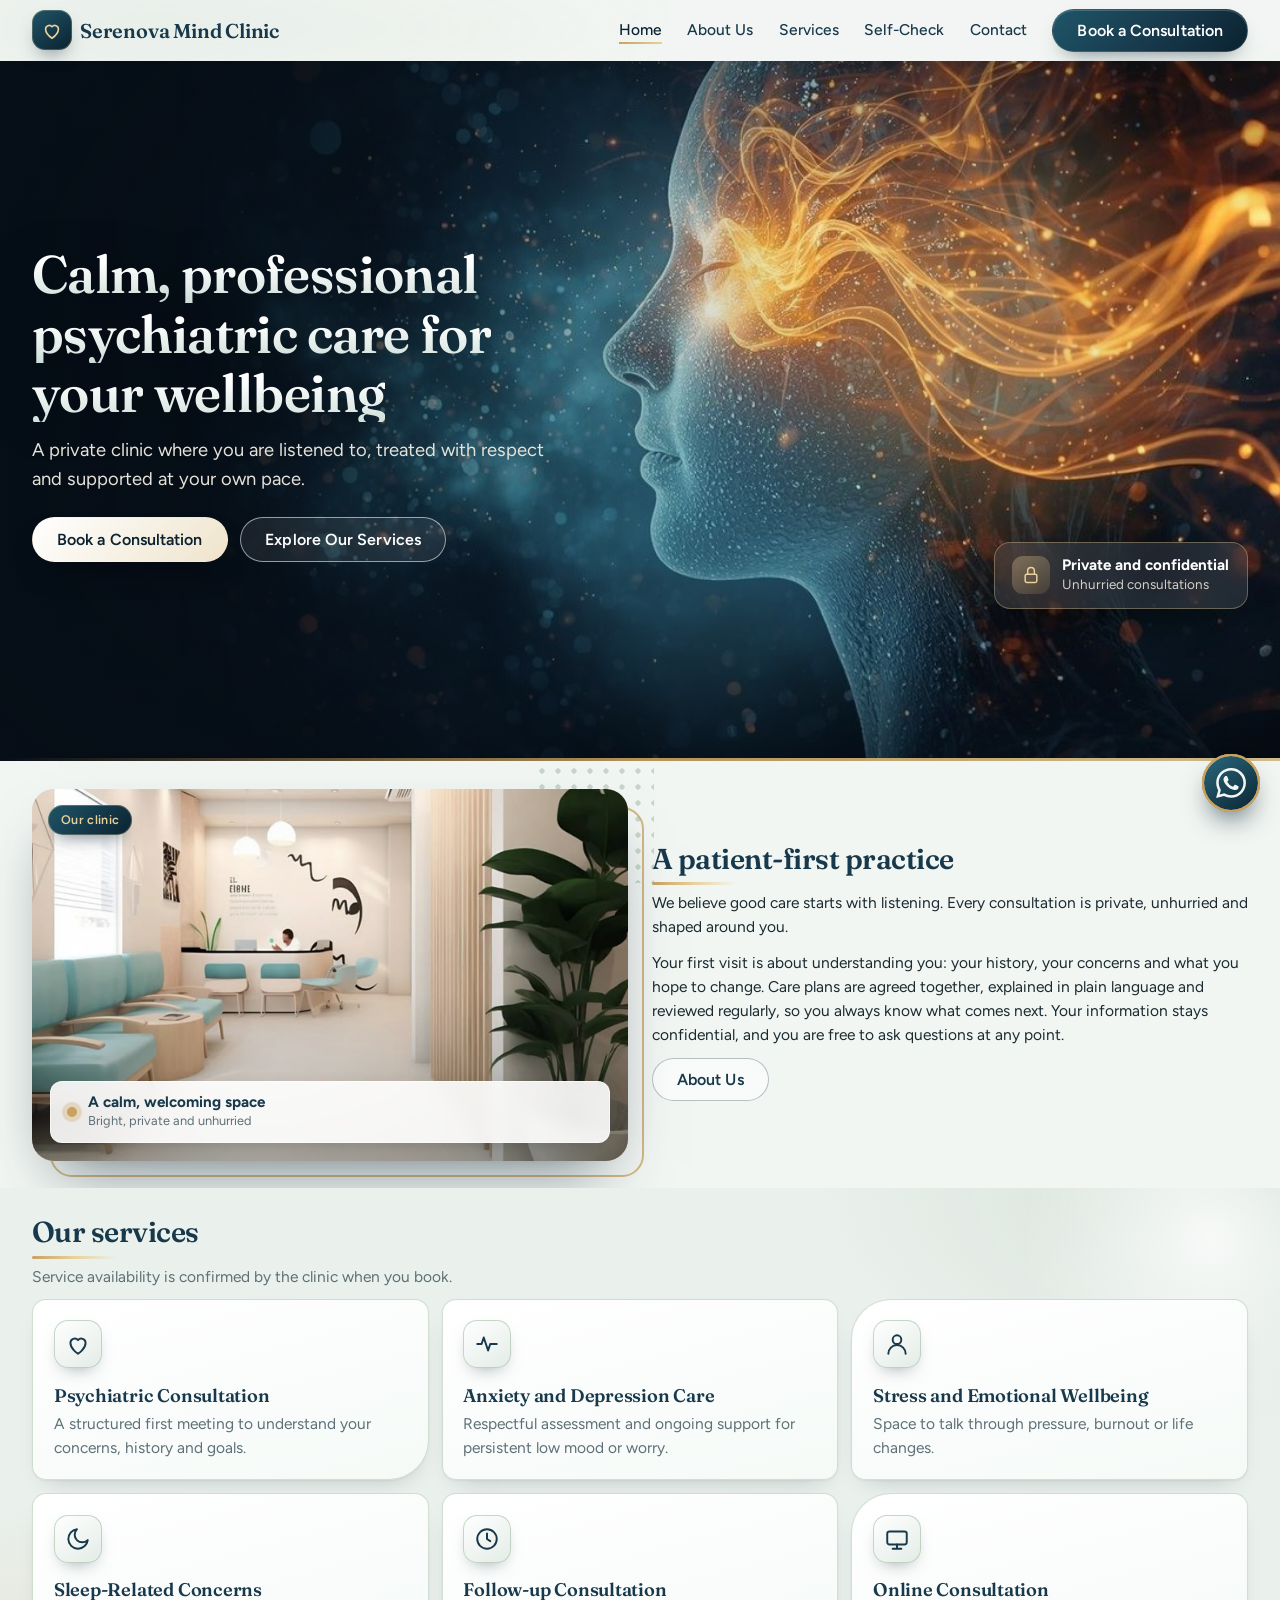
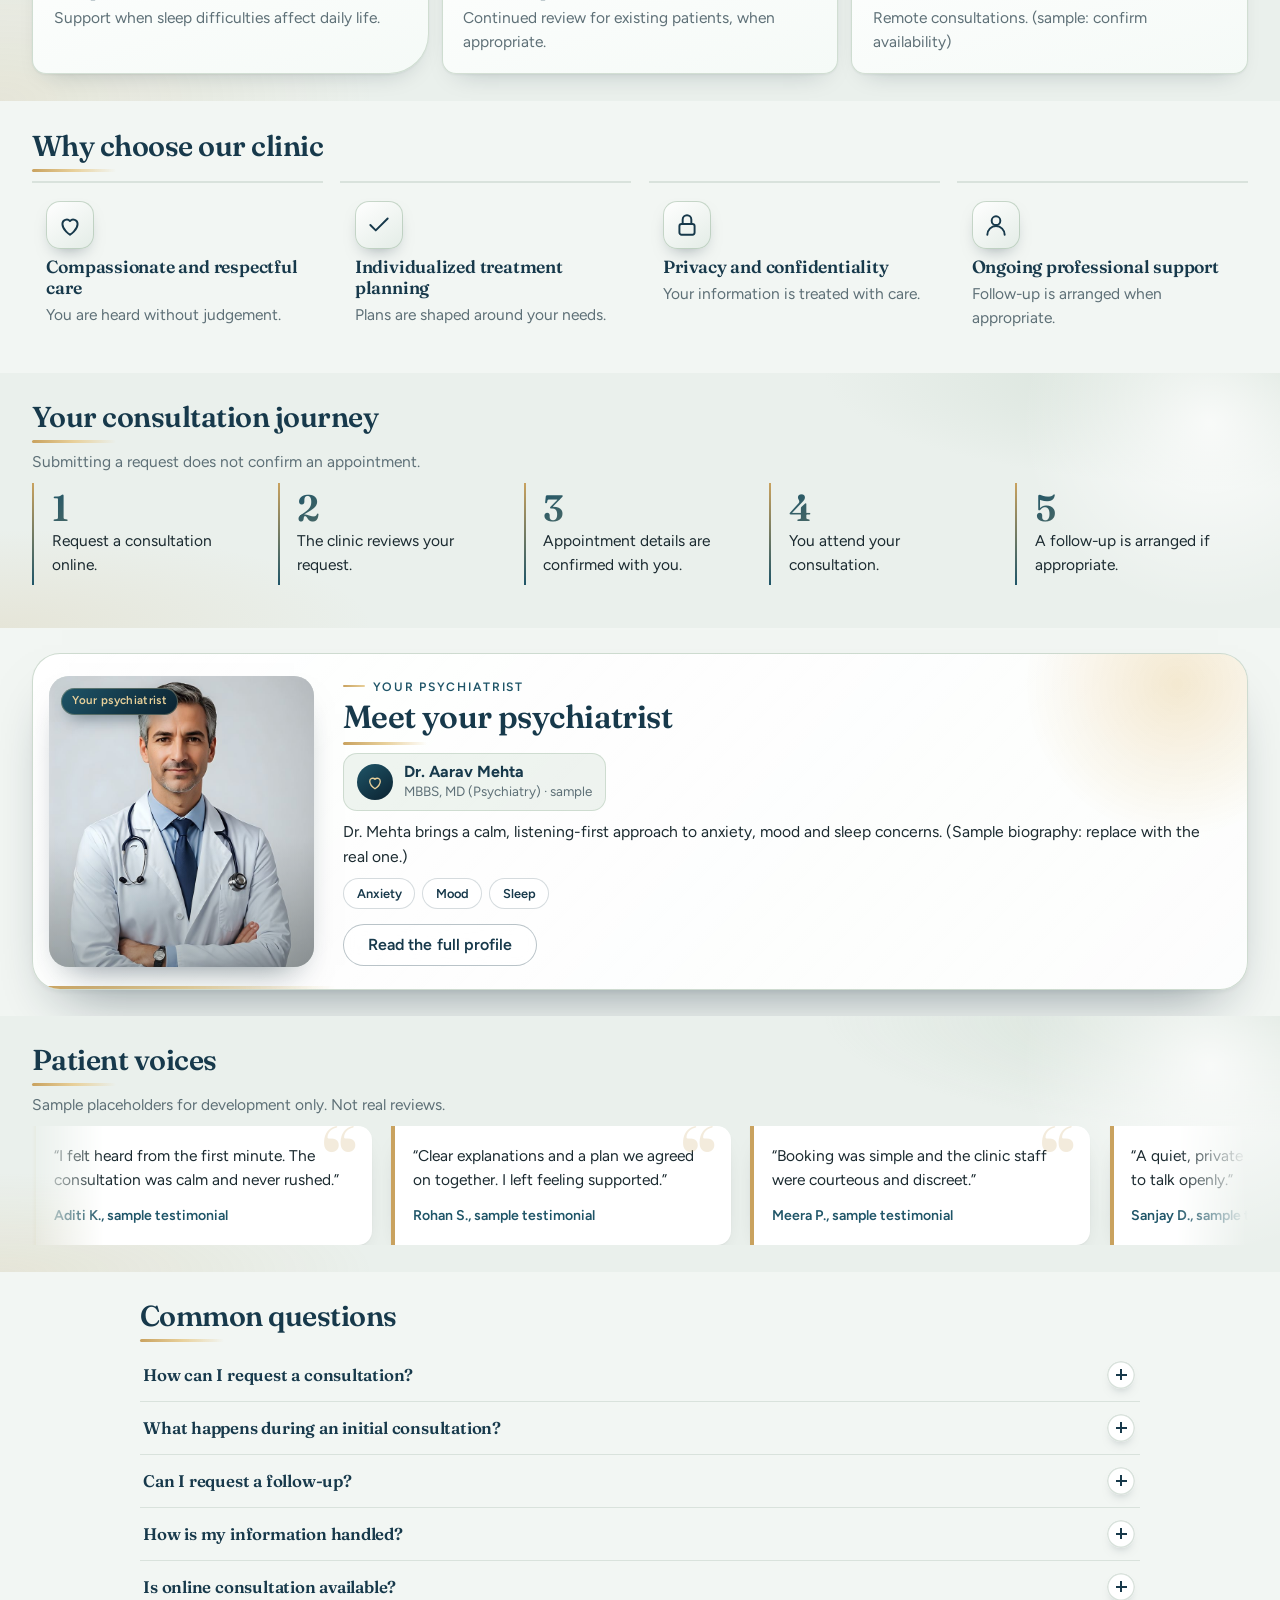
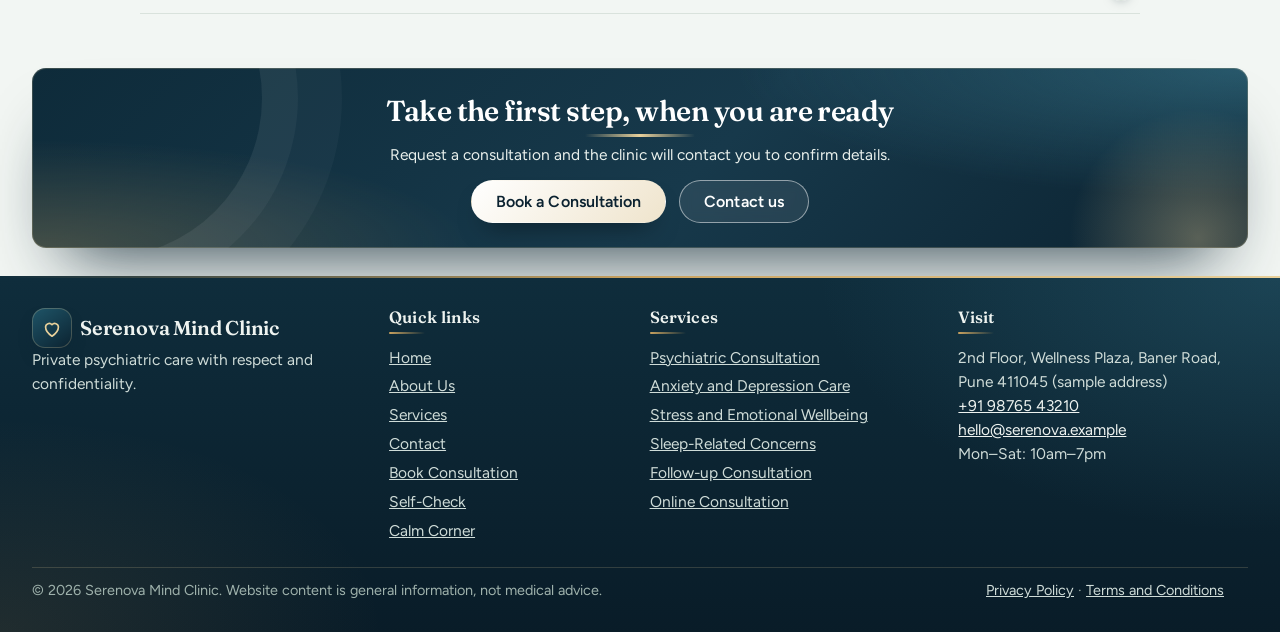
<file: index.html>
<!DOCTYPE html>
<html lang="en">

<head>
    <meta charset="utf-8">
    <meta name="viewport" content="width=device-width,initial-scale=1">
    <title>Home | Serenova Mind Clinic</title>
    <meta name="description" content="Private psychiatric care, with respect and confidentiality. ">
    <link rel="preconnect" href="https://fonts.googleapis.com">
    <link rel="preconnect" href="https://fonts.gstatic.com" crossorigin>
    <link
        href="https://fonts.googleapis.com/css2?family=Fraunces:opsz,wght@9..144,400;9..144,600&family=Figtree:wght@400;500;600&display=swap"
        rel="stylesheet">
    <link rel="stylesheet" href="assets/css/style.css">
    <link rel="stylesheet" href="assets/css/responsive.css">
    <link rel="stylesheet" href="assets/css/animations.css">
    <link rel="stylesheet" href="assets/css/whatsapp.css">
    <link rel="stylesheet" href="assets/css/assessment.css">
    <link rel="stylesheet" href="assets/css/calm.css">
    <link rel="stylesheet" href="assets/css/booking-wa.css">
    <link rel="stylesheet" href="assets/css/modals.css">
    <link rel="stylesheet" href="assets/css/hero-bg.css">
    <link rel="stylesheet" href="assets/css/photos.css">
    <meta name="theme-color" content="#17394B">
    <link rel="stylesheet" href="assets/css/premium.css">
    <link rel="stylesheet" href="assets/css/polish.css">
    <link rel="icon" href="assets/images/favicon.svg" type="image/svg+xml">
    <link rel="icon" href="assets/images/favicon-32.png" type="image/png" sizes="32x32">
    <link rel="icon" href="assets/images/favicon.ico" sizes="any">
    <link rel="apple-touch-icon" href="assets/images/apple-touch-icon.png">
</head>

<body><a class="skip" href="#main">Skip to content</a>
    <header class="hd" id="hd">
        <div class="wrap hd-in"><a class="logo" href="index.html" aria-label="Serenova Mind Clinic home"><svg
                    viewBox="0 0 24 24" class="ic" aria-hidden="true">
                    <path d="M12 21s-7-4.5-7-10a4 4 0 0 1 7-2.6A4 4 0 0 1 19 11c0 5.5-7 10-7 10z" />
                </svg><span>Serenova Mind Clinic</span></a><button class="burger" id="burger" aria-expanded="false"
                aria-controls="nav" aria-label="Open menu"><span></span><span></span></button>
            <nav id="nav" aria-label="Main">
                <ul>
                    <li><a href="index.html" aria-current="page">Home</a></li>
                    <li><a href="about.html">About Us</a></li>
                    <li><a href="services.html">Services</a></li>
                    <li><a href="assessment.html">Self-Check</a></li>
                    <li><a href="contact.html">Contact</a></li>
                </ul><a class="btn" href="book-consultation.html">Book a Consultation</a>
            </nav>
        </div>
    </header>
    <main id="main">
        <section class="hero hero-v" id="hero">
            <div class="hero-bg" aria-hidden="true"><img src="assets/images/hero-bg.jpg" alt="" fetchpriority="high"></div>
            <div class="wrap hero-in">
                <div class="hero-tx">
                    <h1>Calm, professional psychiatric care for your wellbeing</h1>
                    <p class="lead">A private clinic where you are listened to, treated with respect and supported at
                        your own pace.</p>
                    <div class="row"><a class="btn" href="book-consultation.html">Book a Consultation</a><a
                            class="btn ghost" href="services.html">Explore Our Services</a></div>
                </div>
                <div class="hero-chip"><svg class="ic" viewBox="0 0 24 24" aria-hidden="true">
                        <rect x="5" y="11" width="14" height="10" rx="2" />
                        <path d="M8 11V7a4 4 0 0 1 8 0v4" />
                    </svg><div><b>Private and confidential</b><span>Unhurried consultations</span></div></div>
            </div>
        </section>
        <section class="sec">
            <div class="wrap split">
                <figure class="photo land"><span class="chip">Our clinic</span><div class="frame"><img src="assets/images/clinic-reception.jpg" alt="Bright, calm clinic reception and waiting area" loading="lazy"></div><figcaption><i></i><div><b>A calm, welcoming space</b><span>Bright, private and unhurried</span></div></figcaption></figure>
                <div>
                    <h2>A patient-first practice</h2>
                    <p>We believe good care starts with listening. Every consultation is private, unhurried and shaped
                        around you. </p>
                    <p>Your first visit is about understanding you: your history, your concerns and what you hope
                        to change. Care plans are agreed together, explained in plain language and reviewed
                        regularly, so you always know what comes next. Your information stays confidential, and you
                        are free to ask questions at any point.</p><a class="btn ghost" href="about.html">About Us</a>
                </div>
            </div>
        </section>
        <section class="sec alt">
            <div class="wrap">
                <h2>Our services</h2>
                <p class="sub">Service availability is confirmed by the clinic when you book.</p>
                <div class="svg"><a class="sv sv0" href="services.html#s0"><svg class="ic" viewBox="0 0 24 24"
                            aria-hidden="true">
                            <path d="M12 21s-7-4.5-7-10a4 4 0 0 1 7-2.6A4 4 0 0 1 19 11c0 5.5-7 10-7 10z" />
                        </svg>
                        <h3>Psychiatric Consultation</h3>
                        <p>A structured first meeting to understand your concerns, history and goals.</p>
                    </a><a class="sv sv1" href="services.html#s1"><svg class="ic" viewBox="0 0 24 24"
                            aria-hidden="true">
                            <path d="M3 12h4l2-6 4 12 2-6h6" />
                        </svg>
                        <h3>Anxiety and Depression Care</h3>
                        <p>Respectful assessment and ongoing support for persistent low mood or worry.</p>
                    </a><a class="sv sv2" href="services.html#s2"><svg class="ic" viewBox="0 0 24 24"
                            aria-hidden="true">
                            <circle cx="12" cy="8" r="4" />
                            <path d="M4 21a8 8 0 0 1 16 0" />
                        </svg>
                        <h3>Stress and Emotional Wellbeing</h3>
                        <p>Space to talk through pressure, burnout or life changes.</p>
                    </a><a class="sv sv0" href="services.html#s3"><svg class="ic" viewBox="0 0 24 24"
                            aria-hidden="true">
                            <path d="M21 13A9 9 0 1 1 11 3a7 7 0 0 0 10 10z" />
                        </svg>
                        <h3>Sleep-Related Concerns</h3>
                        <p>Support when sleep difficulties affect daily life.</p>
                    </a><a class="sv sv1" href="services.html#s4"><svg class="ic" viewBox="0 0 24 24"
                            aria-hidden="true">
                            <circle cx="12" cy="12" r="9" />
                            <path d="M12 7v5l3 2" />
                        </svg>
                        <h3>Follow-up Consultation</h3>
                        <p>Continued review for existing patients, when appropriate.</p>
                    </a><a class="sv sv2" href="services.html#s5"><svg class="ic" viewBox="0 0 24 24"
                            aria-hidden="true">
                            <rect x="3" y="5" width="18" height="12" rx="2" />
                            <path d="M8 21h8M12 17v4" />
                        </svg>
                        <h3>Online Consultation</h3>
                        <p>Remote consultations. (sample: confirm availability)</p>
                    </a></div>
            </div>
        </section>
        <section class="sec">
            <div class="wrap">
                <h2>Why choose our clinic</h2>
                <div class="why">
                    <div><svg class="ic" viewBox="0 0 24 24" aria-hidden="true">
                            <path d="M12 21s-7-4.5-7-10a4 4 0 0 1 7-2.6A4 4 0 0 1 19 11c0 5.5-7 10-7 10z" />
                        </svg>
                        <h3>Compassionate and respectful care</h3>
                        <p>You are heard without judgement.</p>
                    </div>
                    <div><svg class="ic" viewBox="0 0 24 24" aria-hidden="true">
                            <path d="M20 6 9 17l-5-5" />
                        </svg>
                        <h3>Individualized treatment planning</h3>
                        <p>Plans are shaped around your needs.</p>
                    </div>
                    <div><svg class="ic" viewBox="0 0 24 24" aria-hidden="true">
                            <rect x="5" y="11" width="14" height="10" rx="2" />
                            <path d="M8 11V7a4 4 0 0 1 8 0v4" />
                        </svg>
                        <h3>Privacy and confidentiality</h3>
                        <p>Your information is treated with care.</p>
                    </div>
                    <div><svg class="ic" viewBox="0 0 24 24" aria-hidden="true">
                            <circle cx="12" cy="8" r="4" />
                            <path d="M4 21a8 8 0 0 1 16 0" />
                        </svg>
                        <h3>Ongoing professional support</h3>
                        <p>Follow-up is arranged when appropriate.</p>
                    </div>
                </div>
            </div>
        </section>
        <section class="sec alt">
            <div class="wrap">
                <h2>Your consultation journey</h2>
                <p class="sub">Submitting a request does not confirm an appointment.</p>
                <ol class="steps">
                    <li>Request a consultation online.</li>
                    <li>The clinic reviews your request.</li>
                    <li>Appointment details are confirmed with you.</li>
                    <li>You attend your consultation.</li>
                    <li>A follow-up is arranged if appropriate.</li>
                </ol>
            </div>
        </section>
        <section class="sec doc-sec">
            <div class="wrap">
                <div class="doc-card">
                    <figure class="photo port"><span class="chip">Your psychiatrist</span><div class="frame"><img src="assets/images/doctor-portrait.jpg" alt="Portrait of Dr. Aarav Mehta, consultant psychiatrist" loading="lazy"></div></figure>
                    <div class="doc-tx">
                        <span class="doc-kicker">Your psychiatrist</span>
                        <h2>Meet your psychiatrist</h2>
                        <p class="doc-who"><i><svg viewBox="0 0 24 24" aria-hidden="true"><path d="M12 21s-7-4.5-7-10a4 4 0 0 1 7-2.6A4 4 0 0 1 19 11c0 5.5-7 10-7 10z"/></svg></i><span><b>Dr. Aarav Mehta</b><span>MBBS, MD (Psychiatry) · sample</span></span></p>
                        <p>Dr. Mehta brings a calm, listening-first approach to anxiety, mood and sleep concerns. (Sample biography: replace with the real one.)</p>
                        <ul class="doc-tags"><li>Anxiety</li><li>Mood</li><li>Sleep</li></ul>
                        <a class="btn ghost" href="about.html#doctor">Read the full profile</a>
                    </div>
                </div>
            </div>
        </section>
        <section class="sec alt">
            <div class="wrap">
                <h2>Patient voices</h2>
                <p class="sub">Sample placeholders for development only. Not real reviews.</p>
                <div class="mq">
                    <div class="mt">
                        <blockquote>
                            <p>“I felt heard from the first minute. The consultation was calm and never rushed.”</p>
                            <cite>Aditi K., sample testimonial</cite>
                        </blockquote>
                        <blockquote>
                            <p>“Clear explanations and a plan we agreed on together. I left feeling supported.”</p>
                            <cite>Rohan S., sample testimonial</cite>
                        </blockquote>
                        <blockquote>
                            <p>“Booking was simple and the clinic staff were courteous and discreet.”</p><cite>Meera P.,
                                sample testimonial</cite>
                        </blockquote>
                        <blockquote>
                            <p>“A quiet, private setting that made it easier to talk openly.”</p><cite>Sanjay D., sample
                                testimonial</cite>
                        </blockquote>
                        <blockquote>
                            <p>“My follow-up visits were thoughtful and well organised.”</p><cite>Neha R., sample
                                testimonial</cite>
                        </blockquote>
                        <blockquote>
                            <p>“Respectful, patient and professional throughout.”</p><cite>Vikram T., sample
                                testimonial</cite>
                        </blockquote>
                        <blockquote aria-hidden="true">
                            <p>“I felt heard from the first minute. The consultation was calm and never rushed.”</p>
                            <cite>Aditi K., sample testimonial</cite>
                        </blockquote>
                        <blockquote aria-hidden="true">
                            <p>“Clear explanations and a plan we agreed on together. I left feeling supported.”</p>
                            <cite>Rohan S., sample testimonial</cite>
                        </blockquote>
                        <blockquote aria-hidden="true">
                            <p>“Booking was simple and the clinic staff were courteous and discreet.”</p><cite>Meera P.,
                                sample testimonial</cite>
                        </blockquote>
                        <blockquote aria-hidden="true">
                            <p>“A quiet, private setting that made it easier to talk openly.”</p><cite>Sanjay D., sample
                                testimonial</cite>
                        </blockquote>
                        <blockquote aria-hidden="true">
                            <p>“My follow-up visits were thoughtful and well organised.”</p><cite>Neha R., sample
                                testimonial</cite>
                        </blockquote>
                        <blockquote aria-hidden="true">
                            <p>“Respectful, patient and professional throughout.”</p><cite>Vikram T., sample
                                testimonial</cite>
                        </blockquote>
                    </div>
                </div>
            </div>
        </section>
        <section class="sec">
            <div class="wrap narrow">
                <h2>Common questions</h2>
                <div class="faq">
                    <div class="fq">
                        <h3><button aria-expanded="false" aria-controls="a0" id="q0">How can I request a
                                consultation?</button></h3>
                        <div id="a0" role="region" aria-labelledby="q0" hidden>
                            <p>Use the Book a Consultation form. The clinic reviews your request and contacts you to
                                confirm.</p>
                        </div>
                    </div>
                    <div class="fq">
                        <h3><button aria-expanded="false" aria-controls="a1" id="q1">What happens during an initial
                                consultation?</button></h3>
                        <div id="a1" role="region" aria-labelledby="q1" hidden>
                            <p>Your psychiatrist listens to your concerns and history, then discusses possible next
                                steps with you.</p>
                        </div>
                    </div>
                    <div class="fq">
                        <h3><button aria-expanded="false" aria-controls="a2" id="q2">Can I request a follow-up?</button>
                        </h3>
                        <div id="a2" role="region" aria-labelledby="q2" hidden>
                            <p>Yes. Existing patients can request a follow-up through the booking form or by contacting
                                the clinic.</p>
                        </div>
                    </div>
                    <div class="fq">
                        <h3><button aria-expanded="false" aria-controls="a3" id="q3">How is my information
                                handled?</button></h3>
                        <div id="a3" role="region" aria-labelledby="q3" hidden>
                            <p>Please read our draft Privacy Policy. Avoid sharing sensitive medical details in forms.
                            </p>
                        </div>
                    </div>
                    <div class="fq">
                        <h3><button aria-expanded="false" aria-controls="a4" id="q4">Is online consultation
                                available?</button></h3>
                        <div id="a4" role="region" aria-labelledby="q4" hidden>
                            <p>(sample) Availability depends on the clinic and is confirmed when booking.</p>
                        </div>
                    </div>
                </div>
            </div>
        </section>
        <section class="sec">
            <div class="wrap cta">
                <h2>Take the first step, when you are ready</h2>
                <p>Request a consultation and the clinic will contact you to confirm details.</p>
                <div class="row"><a class="btn" href="book-consultation.html">Book a Consultation</a><a
                        class="btn ghost" href="contact.html">Contact us</a></div>
            </div>
        </section>
    </main>
    <footer class="ft">
        <div class="wrap ft-in">
            <div><a class="logo" href="index.html"><svg class="ic" viewBox="0 0 24 24" aria-hidden="true">
                        <path d="M12 21s-7-4.5-7-10a4 4 0 0 1 7-2.6A4 4 0 0 1 19 11c0 5.5-7 10-7 10z" />
                    </svg><span>Serenova Mind Clinic</span></a>
                <p>Private psychiatric care with respect and confidentiality. </p>
            </div>
            <div>
                <h3>Quick links</h3>
                <ul>
                    <li><a href="index.html">Home</a></li>
                    <li><a href="about.html">About Us</a></li>
                    <li><a href="services.html">Services</a></li>
                    <li><a href="contact.html">Contact</a></li>
                    <li><a href="book-consultation.html">Book Consultation</a></li>
                    <li><a href="assessment.html">Self-Check</a></li>
                    <li><a href="calm.html">Calm Corner</a></li>
                </ul>
            </div>
            <div>
                <h3>Services</h3>
                <ul>
                    <li><a href="services.html#s0">Psychiatric Consultation</a></li>
                    <li><a href="services.html#s1">Anxiety and Depression Care</a></li>
                    <li><a href="services.html#s2">Stress and Emotional Wellbeing</a></li>
                    <li><a href="services.html#s3">Sleep-Related Concerns</a></li>
                    <li><a href="services.html#s4">Follow-up Consultation</a></li>
                    <li><a href="services.html#s5">Online Consultation</a></li>
                </ul>
            </div>
            <div>
                <h3>Visit</h3>
                <p>2nd Floor, Wellness Plaza, Baner Road, Pune 411045 (sample address)<br><a
                        href="tel:+919876543210">+91 98765 43210</a><br><a
                        href="mailto:hello@serenova.example">hello@serenova.example</a><br>Mon–Sat: 10am–7pm</p>
            </div>
        </div>
        <div class="wrap ft-b">
            <p>© <span id="yr">2026</span> Serenova Mind Clinic. Website content is general information, not medical
                advice.</p>
            <p><a href="privacy.html">Privacy Policy</a> · <a href="terms.html">Terms and Conditions</a></p>
        </div>
    </footer>
    <script src="assets/js/api.js"></script>
    <script src="assets/js/navigation.js"></script>
    <script src="assets/js/booking-wa.js"></script>
    <script src="assets/js/forms.js"></script>
    <script src="assets/js/main.js"></script>
<script src="assets/js/whatsapp.js"></script>
        <script src="assets/js/calm.js"></script>
    <script src="assets/js/modals.js"></script>
    <script src="assets/js/premium.js"></script>
</body>

</html>
</file>
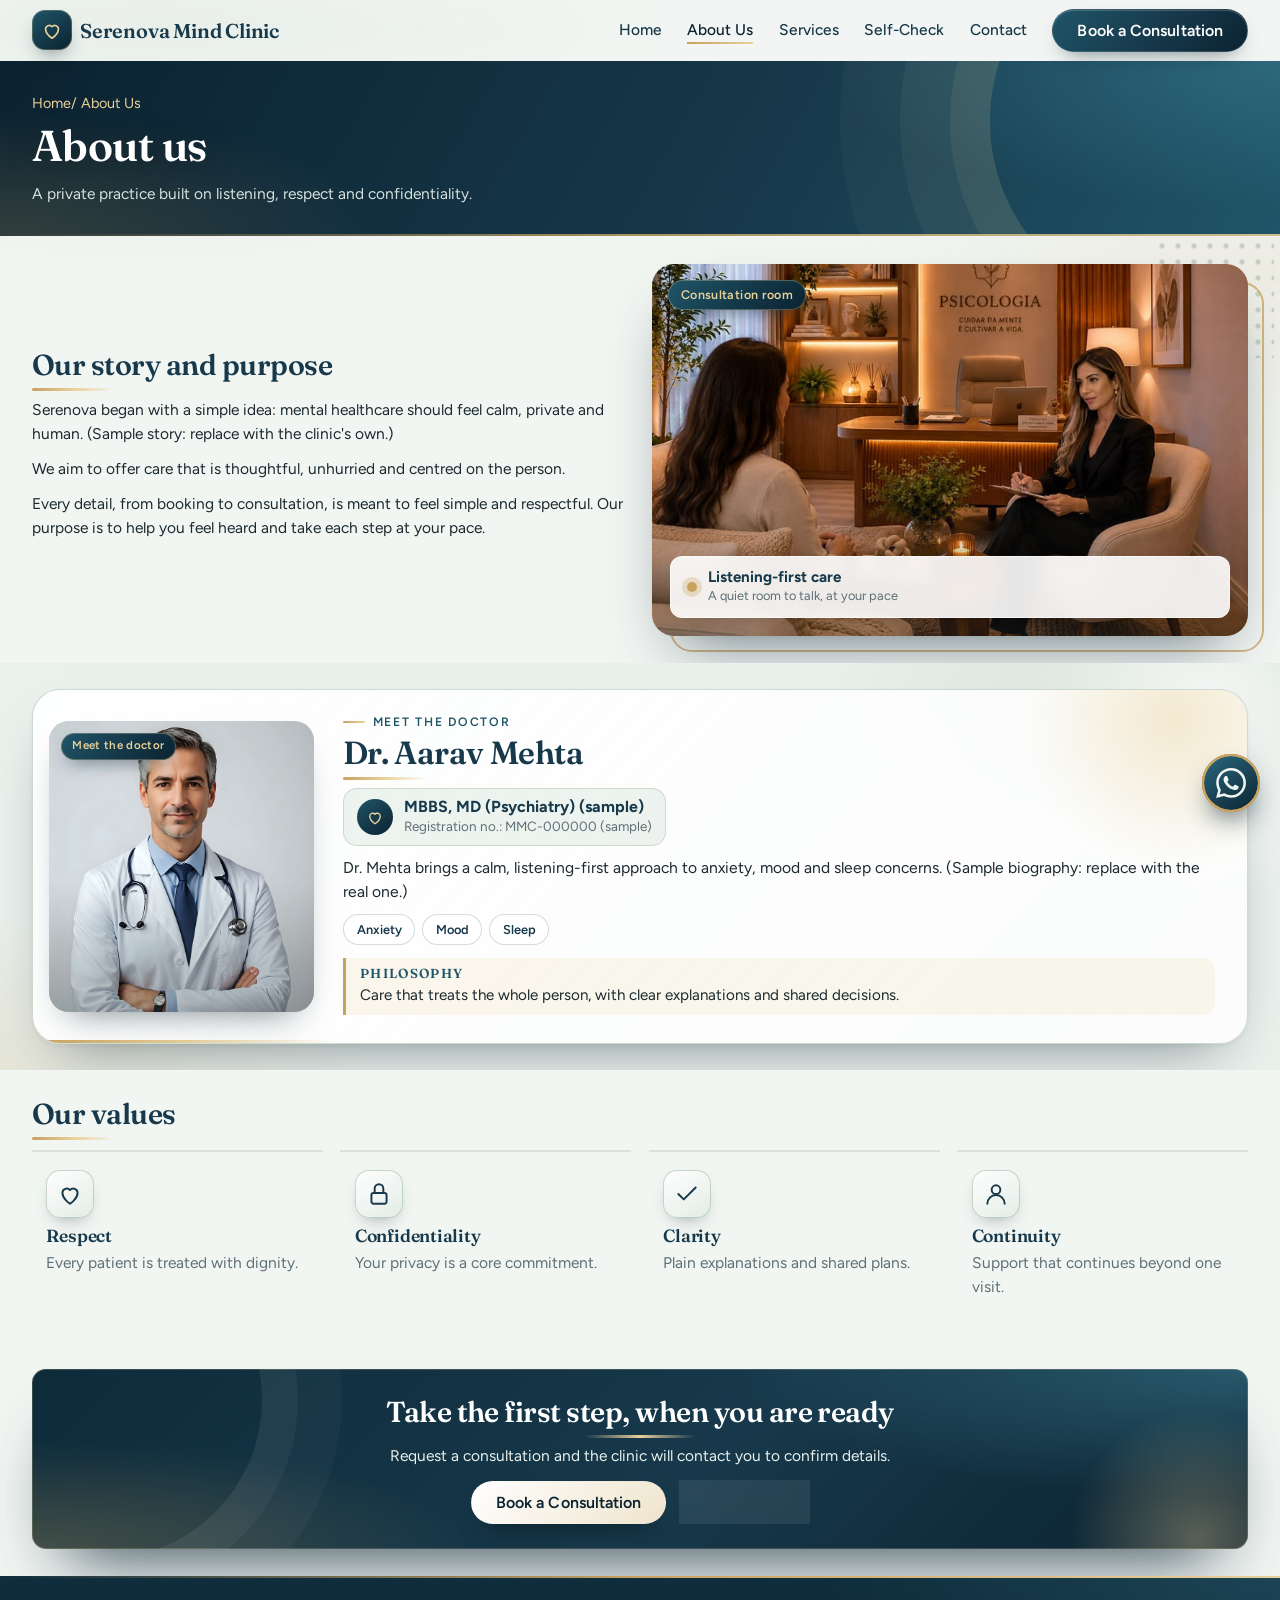
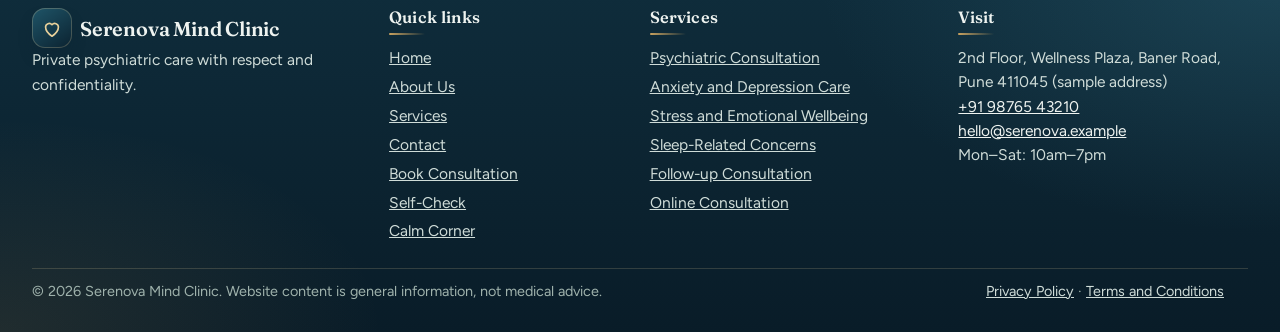
<file: about.html>
<!DOCTYPE html>
<html lang="en">

<head>
    <meta charset="utf-8">
    <meta name="viewport" content="width=device-width,initial-scale=1">
    <title>About Us | Serenova Mind Clinic</title>
    <meta name="description" content="Private psychiatric care, with respect and confidentiality. ">
    <link rel="preconnect" href="https://fonts.googleapis.com">
    <link rel="preconnect" href="https://fonts.gstatic.com" crossorigin>
    <link
        href="https://fonts.googleapis.com/css2?family=Fraunces:opsz,wght@9..144,400;9..144,600&family=Figtree:wght@400;500;600&display=swap"
        rel="stylesheet">
    <link rel="stylesheet" href="assets/css/style.css">
    <link rel="stylesheet" href="assets/css/responsive.css">
    <link rel="stylesheet" href="assets/css/animations.css">
    <link rel="stylesheet" href="assets/css/whatsapp.css">
    <link rel="stylesheet" href="assets/css/assessment.css">
    <link rel="stylesheet" href="assets/css/calm.css">
    <link rel="stylesheet" href="assets/css/booking-wa.css">
    <link rel="stylesheet" href="assets/css/modals.css">
    <link rel="stylesheet" href="assets/css/photos.css">
    <meta name="theme-color" content="#17394B">
    <link rel="stylesheet" href="assets/css/premium.css">
    <link rel="stylesheet" href="assets/css/polish.css">
    <link rel="icon" href="assets/images/favicon.svg" type="image/svg+xml">
    <link rel="icon" href="assets/images/favicon-32.png" type="image/png" sizes="32x32">
    <link rel="icon" href="assets/images/favicon.ico" sizes="any">
    <link rel="apple-touch-icon" href="assets/images/apple-touch-icon.png">
</head>

<body><a class="skip" href="#main">Skip to content</a>
    <header class="hd" id="hd">
        <div class="wrap hd-in"><a class="logo" href="index.html" aria-label="Serenova Mind Clinic home"><svg
                    viewBox="0 0 24 24" class="ic" aria-hidden="true">
                    <path d="M12 21s-7-4.5-7-10a4 4 0 0 1 7-2.6A4 4 0 0 1 19 11c0 5.5-7 10-7 10z" />
                </svg><span>Serenova Mind Clinic</span></a><button class="burger" id="burger" aria-expanded="false"
                aria-controls="nav" aria-label="Open menu"><span></span><span></span></button>
            <nav id="nav" aria-label="Main">
                <ul>
                    <li><a href="index.html">Home</a></li>
                    <li><a href="about.html" aria-current="page">About Us</a></li>
                    <li><a href="services.html">Services</a></li>
                    <li><a href="assessment.html">Self-Check</a></li>
                    <li><a href="contact.html">Contact</a></li>
                </ul><a class="btn" href="book-consultation.html">Book a Consultation</a>
            </nav>
        </div>
    </header>
    <main id="main">
        <section class="phero">
            <div class="wrap">
                <nav class="crumb" aria-label="Breadcrumb"><a href="index.html">Home</a> / About Us</nav>
                <h1>About us</h1>
                <p>A private practice built on listening, respect and confidentiality.</p>
            </div>
        </section>
        <section class="sec">
            <div class="wrap split">
                <div>
                    <h2>Our story and purpose</h2>
                    <p>Serenova began with a simple idea: mental healthcare should feel calm, private and human. (Sample
                        story: replace with the clinic's own.)</p>
                    <p>We aim to offer care that is thoughtful, unhurried and centred on the person.</p>
                    <p>Every detail, from booking to consultation, is meant to feel simple and respectful. Our
                        purpose is to help you feel heard and take each step at your pace.</p>
                </div>
                <figure class="photo land"><span class="chip">Consultation room</span><div class="frame"><img src="assets/images/consultation-room.jpg" alt="Calm consultation room with soft lighting and comfortable seating" loading="lazy"></div><figcaption><i></i><div><b>Listening-first care</b><span>A quiet room to talk, at your pace</span></div></figcaption></figure>
            </div>
        </section>
        <section class="sec alt doc-sec" id="doctor">
            <div class="wrap">
                <div class="doc-card">
                    <figure class="photo port"><span class="chip">Meet the doctor</span><div class="frame"><img src="assets/images/doctor-portrait.jpg" alt="Portrait of Dr. Aarav Mehta, consultant psychiatrist" loading="lazy"></div></figure>
                    <div class="doc-tx">
                        <span class="doc-kicker">Meet the doctor</span>
                        <h2>Dr. Aarav Mehta</h2>
                        <p class="doc-who"><i><svg viewBox="0 0 24 24" aria-hidden="true"><path d="M12 21s-7-4.5-7-10a4 4 0 0 1 7-2.6A4 4 0 0 1 19 11c0 5.5-7 10-7 10z"/></svg></i><span><b>MBBS, MD (Psychiatry) (sample)</b><span>Registration no.: MMC-000000 (sample)</span></span></p>
                        <p>Dr. Mehta brings a calm, listening-first approach to anxiety, mood and sleep concerns. (Sample biography: replace with the real one.)</p>
                        <ul class="doc-tags"><li>Anxiety</li><li>Mood</li><li>Sleep</li></ul>
                        <div class="doc-q"><h3>Philosophy</h3><p>Care that treats the whole person, with clear explanations and shared decisions.</p></div>
                    </div>
                </div>
            </div>
        </section>
        <section class="sec">
            <div class="wrap">
                <h2>Our values</h2>
                <div class="why">
                    <div><svg class="ic" viewBox="0 0 24 24" aria-hidden="true">
                            <path d="M12 21s-7-4.5-7-10a4 4 0 0 1 7-2.6A4 4 0 0 1 19 11c0 5.5-7 10-7 10z" />
                        </svg>
                        <h3>Respect</h3>
                        <p>Every patient is treated with dignity.</p>
                    </div>
                    <div><svg class="ic" viewBox="0 0 24 24" aria-hidden="true">
                            <rect x="5" y="11" width="14" height="10" rx="2" />
                            <path d="M8 11V7a4 4 0 0 1 8 0v4" />
                        </svg>
                        <h3>Confidentiality</h3>
                        <p>Your privacy is a core commitment.</p>
                    </div>
                    <div><svg class="ic" viewBox="0 0 24 24" aria-hidden="true">
                            <path d="M20 6 9 17l-5-5" />
                        </svg>
                        <h3>Clarity</h3>
                        <p>Plain explanations and shared plans.</p>
                    </div>
                    <div><svg class="ic" viewBox="0 0 24 24" aria-hidden="true">
                            <circle cx="12" cy="8" r="4" />
                            <path d="M4 21a8 8 0 0 1 16 0" />
                        </svg>
                        <h3>Continuity</h3>
                        <p>Support that continues beyond one visit.</p>
                    </div>
                </div>
            </div>
        </section>
        <section class="sec">
            <div class="wrap cta">
                <h2>Take the first step, when you are ready</h2>
                <p>Request a consultation and the clinic will contact you to confirm details.</p>
                <div class="row"><a class="btn" href="book-consultation.html">Book a Consultation</a><a
                        class="btn ghost" href="contact.html">Contact us</a></div>
            </div>
        </section>
    </main>
    <footer class="ft">
        <div class="wrap ft-in">
            <div><a class="logo" href="index.html"><svg class="ic" viewBox="0 0 24 24" aria-hidden="true">
                        <path d="M12 21s-7-4.5-7-10a4 4 0 0 1 7-2.6A4 4 0 0 1 19 11c0 5.5-7 10-7 10z" />
                    </svg><span>Serenova Mind Clinic</span></a>
                <p>Private psychiatric care with respect and confidentiality. </p>
            </div>
            <div>
                <h3>Quick links</h3>
                <ul>
                    <li><a href="index.html">Home</a></li>
                    <li><a href="about.html">About Us</a></li>
                    <li><a href="services.html">Services</a></li>
                    <li><a href="contact.html">Contact</a></li>
                    <li><a href="book-consultation.html">Book Consultation</a></li>
                    <li><a href="assessment.html">Self-Check</a></li>
                    <li><a href="calm.html">Calm Corner</a></li>
                </ul>
            </div>
            <div>
                <h3>Services</h3>
                <ul>
                    <li><a href="services.html#s0">Psychiatric Consultation</a></li>
                    <li><a href="services.html#s1">Anxiety and Depression Care</a></li>
                    <li><a href="services.html#s2">Stress and Emotional Wellbeing</a></li>
                    <li><a href="services.html#s3">Sleep-Related Concerns</a></li>
                    <li><a href="services.html#s4">Follow-up Consultation</a></li>
                    <li><a href="services.html#s5">Online Consultation</a></li>
                </ul>
            </div>
            <div>
                <h3>Visit</h3>
                <p>2nd Floor, Wellness Plaza, Baner Road, Pune 411045 (sample address)<br><a
                        href="tel:+919876543210">+91 98765 43210</a><br><a
                        href="mailto:hello@serenova.example">hello@serenova.example</a><br>Mon–Sat: 10am–7pm</p>
            </div>
        </div>
        <div class="wrap ft-b">
            <p>© <span id="yr">2026</span> Serenova Mind Clinic. Website content is general information, not medical
                advice.</p>
            <p><a href="privacy.html">Privacy Policy</a> · <a href="terms.html">Terms and Conditions</a></p>
        </div>
    </footer>
    <script src="assets/js/api.js"></script>
    <script src="assets/js/navigation.js"></script>
    <script src="assets/js/booking-wa.js"></script>
    <script src="assets/js/forms.js"></script>
    <script src="assets/js/main.js"></script>
<script src="assets/js/whatsapp.js"></script>
        <script src="assets/js/calm.js"></script>
    <script src="assets/js/modals.js"></script>
    <script src="assets/js/premium.js"></script>
</body>

</html>
</file>
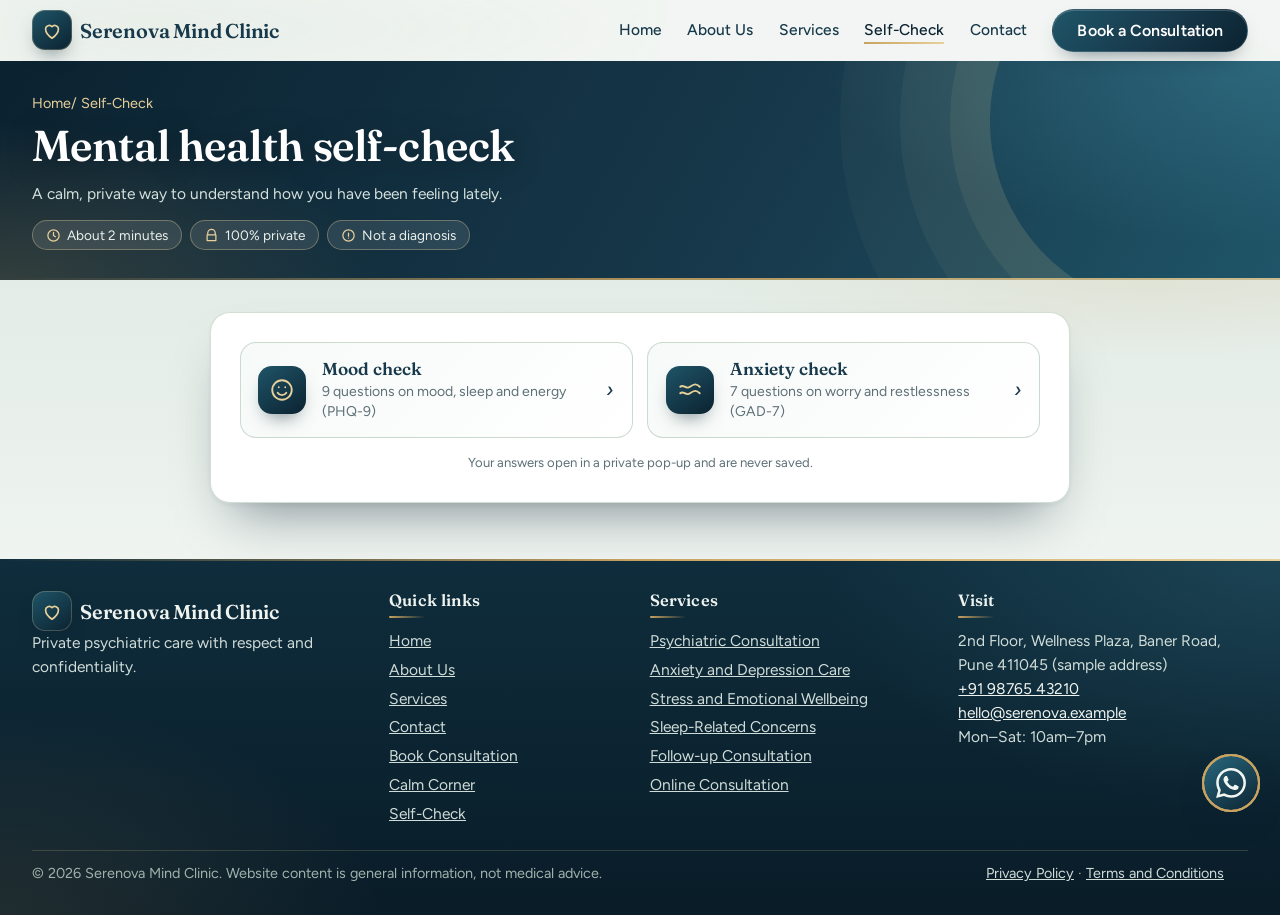
<file: assessment.html>
<!DOCTYPE html>
<html lang="en">
<head>
    <meta charset="utf-8">
    <meta name="viewport" content="width=device-width,initial-scale=1">
    <title>Self-Check | Serenova Mind Clinic</title>
    <meta name="description" content="Private mood and anxiety self-check (PHQ-9, GAD-7). Not a diagnosis.">
    <link rel="preconnect" href="https://fonts.googleapis.com">
    <link rel="preconnect" href="https://fonts.gstatic.com" crossorigin>
    <link
        href="https://fonts.googleapis.com/css2?family=Fraunces:opsz,wght@9..144,400;9..144,600&family=Figtree:wght@400;500;600&display=swap"
        rel="stylesheet">
    <link rel="stylesheet" href="assets/css/style.css">
    <link rel="stylesheet" href="assets/css/responsive.css">
    <link rel="stylesheet" href="assets/css/animations.css">
    <link rel="stylesheet" href="assets/css/whatsapp.css">
    <link rel="stylesheet" href="assets/css/assessment.css">
    <link rel="stylesheet" href="assets/css/calm.css">
    <link rel="stylesheet" href="assets/css/booking-wa.css">
    <link rel="stylesheet" href="assets/css/modals.css">
    <meta name="theme-color" content="#17394B">
    <link rel="stylesheet" href="assets/css/premium.css">
    <link rel="stylesheet" href="assets/css/polish.css">
    <link rel="icon" href="assets/images/favicon.svg" type="image/svg+xml">
    <link rel="icon" href="assets/images/favicon-32.png" type="image/png" sizes="32x32">
    <link rel="icon" href="assets/images/favicon.ico" sizes="any">
    <link rel="apple-touch-icon" href="assets/images/apple-touch-icon.png">
</head>
<body><a class="skip" href="#main">Skip to content</a>
    <header class="hd" id="hd">
        <div class="wrap hd-in"><a class="logo" href="index.html" aria-label="Serenova Mind Clinic home"><svg
                    viewBox="0 0 24 24" class="ic" aria-hidden="true">
                    <path d="M12 21s-7-4.5-7-10a4 4 0 0 1 7-2.6A4 4 0 0 1 19 11c0 5.5-7 10-7 10z" />
                </svg><span>Serenova Mind Clinic</span></a><button class="burger" id="burger" aria-expanded="false"
                aria-controls="nav" aria-label="Open menu"><span></span><span></span></button>
            <nav id="nav" aria-label="Main">
                <ul>
                    <li><a href="index.html">Home</a></li>
                    <li><a href="about.html">About Us</a></li>
                    <li><a href="services.html">Services</a></li>
                    <li><a href="assessment.html" aria-current="page">Self-Check</a></li>
                    <li><a href="contact.html">Contact</a></li>
                </ul><a class="btn" href="book-consultation.html">Book a Consultation</a>
            </nav>
        </div>
    </header>
    <main id="main">
<section class="phero"><div class="wrap"><nav class="crumb" aria-label="Breadcrumb"><a href="index.html">Home</a> / Self-Check</nav><h1>Mental health self-check</h1><p>A calm, private way to understand how you have been feeling lately.</p>
<ul class="sc-chips"><li><svg viewBox="0 0 24 24"><path d="M12 7v5l3 2M12 3a9 9 0 100 18 9 9 0 000-18z"/></svg>About 2 minutes</li><li><svg viewBox="0 0 24 24"><path d="M6 11V8a6 6 0 1112 0v3M5 11h14v9H5z"/></svg>100% private</li><li><svg viewBox="0 0 24 24"><path d="M12 8v5M12 16h.01M12 3a9 9 0 100 18 9 9 0 000-18z"/></svg>Not a diagnosis</li></ul></div></section>
<section class="sc-main"><div class="wrap"><div class="sc-panel">
<div id="pick"><div class="sc-pick">
<button class="sc-pc" id="p-phq" type="button"><div class="sc-ib"><svg viewBox="0 0 24 24"><circle cx="12" cy="12" r="9"/><path d="M8 14.5c1 1.5 2.4 2.2 4 2.2s3-.7 4-2.2M9 9.5h.01M15 9.5h.01"/></svg></div><div><b>Mood check</b><span>9 questions on mood, sleep and energy (PHQ-9)</span></div><i class="sc-go">&rsaquo;</i></button>
<button class="sc-pc" id="p-gad" type="button"><div class="sc-ib"><svg viewBox="0 0 24 24"><path d="M3 9c3-3 5 3 9 0s6-3 9 0M3 15c3-3 5 3 9 0s6-3 9 0"/></svg></div><div><b>Anxiety check</b><span>7 questions on worry and restlessness (GAD-7)</span></div><i class="sc-go">&rsaquo;</i></button></div></div>
<p class="sc-note">Your answers open in a private pop-up and are never saved.</p>
</div></div></section></main>
    <footer class="ft">
        <div class="wrap ft-in">
            <div><a class="logo" href="index.html"><svg class="ic" viewBox="0 0 24 24" aria-hidden="true">
                        <path d="M12 21s-7-4.5-7-10a4 4 0 0 1 7-2.6A4 4 0 0 1 19 11c0 5.5-7 10-7 10z" />
                    </svg><span>Serenova Mind Clinic</span></a>
                <p>Private psychiatric care with respect and confidentiality. </p>
            </div>
            <div>
                <h3>Quick links</h3>
                <ul>
                    <li><a href="index.html">Home</a></li>
                    <li><a href="about.html">About Us</a></li>
                    <li><a href="services.html">Services</a></li>
                    <li><a href="contact.html">Contact</a></li>
                    <li><a href="book-consultation.html">Book Consultation</a></li>
                    <li><a href="calm.html">Calm Corner</a></li>
                    <li><a href="assessment.html">Self-Check</a></li>
                </ul>
            </div>
            <div>
                <h3>Services</h3>
                <ul>
                    <li><a href="services.html#s0">Psychiatric Consultation</a></li>
                    <li><a href="services.html#s1">Anxiety and Depression Care</a></li>
                    <li><a href="services.html#s2">Stress and Emotional Wellbeing</a></li>
                    <li><a href="services.html#s3">Sleep-Related Concerns</a></li>
                    <li><a href="services.html#s4">Follow-up Consultation</a></li>
                    <li><a href="services.html#s5">Online Consultation</a></li>
                </ul>
            </div>
            <div>
                <h3>Visit</h3>
                <p>2nd Floor, Wellness Plaza, Baner Road, Pune 411045 (sample address)<br><a
                        href="tel:+919876543210">+91 98765 43210</a><br><a
                        href="mailto:hello@serenova.example">hello@serenova.example</a><br>Mon–Sat: 10am–7pm</p>
            </div>
        </div>
        <div class="wrap ft-b">
            <p>© <span id="yr">2026</span> Serenova Mind Clinic. Website content is general information, not medical
                advice.</p>
            <p><a href="privacy.html">Privacy Policy</a> · <a href="terms.html">Terms and Conditions</a></p>
        </div>
    </footer>
    <script src="assets/js/api.js"></script>
    <script src="assets/js/navigation.js"></script>
    <script src="assets/js/booking-wa.js"></script>
    <script src="assets/js/forms.js"></script>
    <script src="assets/js/main.js"></script>
    <script src="assets/js/whatsapp.js"></script>
    <script src="assets/js/calm.js"></script>
    <script src="assets/js/modals.js"></script>
    <script src="assets/js/assessment.js"></script>
    <script src="assets/js/premium.js"></script>
</body>
</html>
</file>
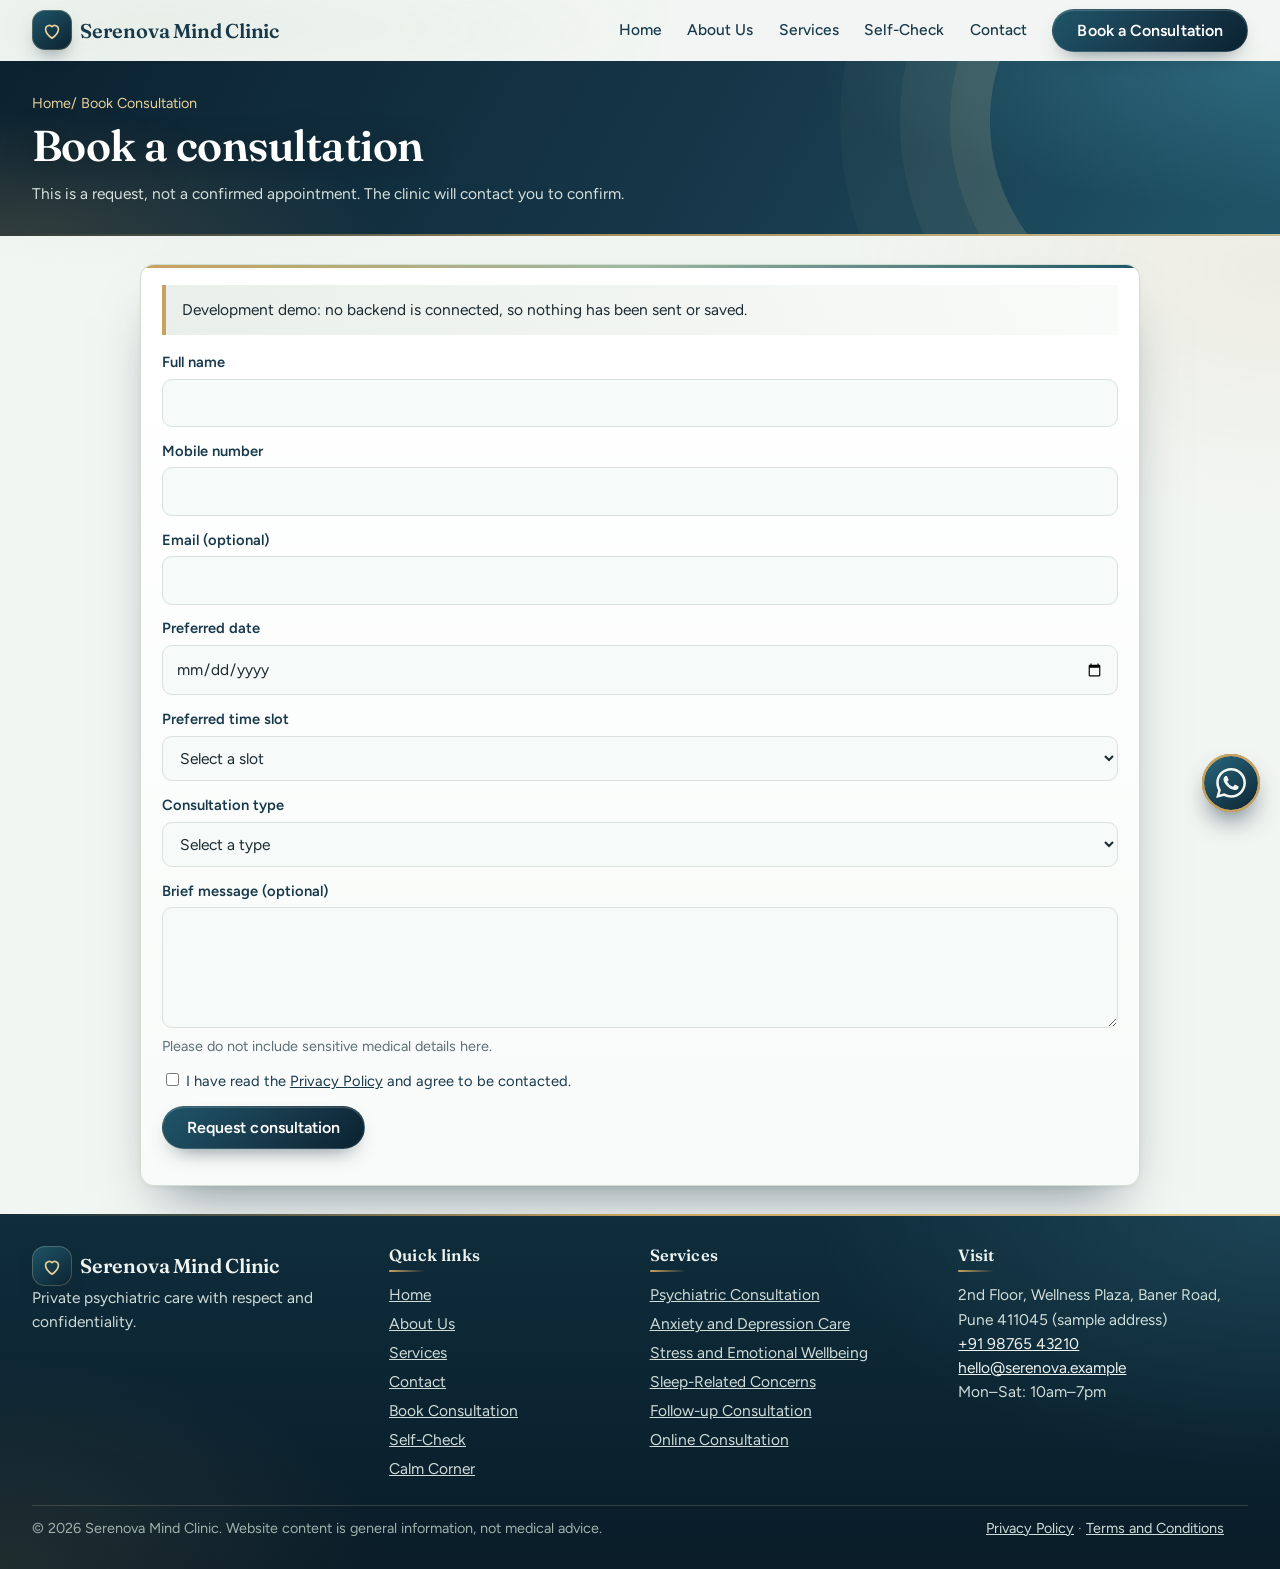
<file: book-consultation.html>
<!DOCTYPE html>
<html lang="en">

<head>
    <meta charset="utf-8">
    <meta name="viewport" content="width=device-width,initial-scale=1">
    <title>Book Consultation | Serenova Mind Clinic</title>
    <meta name="description" content="Private psychiatric care, with respect and confidentiality. ">
    <link rel="preconnect" href="https://fonts.googleapis.com">
    <link rel="preconnect" href="https://fonts.gstatic.com" crossorigin>
    <link
        href="https://fonts.googleapis.com/css2?family=Fraunces:opsz,wght@9..144,400;9..144,600&family=Figtree:wght@400;500;600&display=swap"
        rel="stylesheet">
    <link rel="stylesheet" href="assets/css/style.css">
    <link rel="stylesheet" href="assets/css/responsive.css">
    <link rel="stylesheet" href="assets/css/animations.css">
    <link rel="stylesheet" href="assets/css/whatsapp.css">
    <link rel="stylesheet" href="assets/css/assessment.css">
    <link rel="stylesheet" href="assets/css/calm.css">
    <link rel="stylesheet" href="assets/css/booking-wa.css">
    <link rel="stylesheet" href="assets/css/modals.css">
    <meta name="theme-color" content="#17394B">
    <link rel="stylesheet" href="assets/css/premium.css">
    <link rel="stylesheet" href="assets/css/polish.css">
    <link rel="icon" href="assets/images/favicon.svg" type="image/svg+xml">
    <link rel="icon" href="assets/images/favicon-32.png" type="image/png" sizes="32x32">
    <link rel="icon" href="assets/images/favicon.ico" sizes="any">
    <link rel="apple-touch-icon" href="assets/images/apple-touch-icon.png">
</head>

<body><a class="skip" href="#main">Skip to content</a>
    <header class="hd" id="hd">
        <div class="wrap hd-in"><a class="logo" href="index.html" aria-label="Serenova Mind Clinic home"><svg
                    viewBox="0 0 24 24" class="ic" aria-hidden="true">
                    <path d="M12 21s-7-4.5-7-10a4 4 0 0 1 7-2.6A4 4 0 0 1 19 11c0 5.5-7 10-7 10z" />
                </svg><span>Serenova Mind Clinic</span></a><button class="burger" id="burger" aria-expanded="false"
                aria-controls="nav" aria-label="Open menu"><span></span><span></span></button>
            <nav id="nav" aria-label="Main">
                <ul>
                    <li><a href="index.html">Home</a></li>
                    <li><a href="about.html">About Us</a></li>
                    <li><a href="services.html">Services</a></li>
                    <li><a href="assessment.html">Self-Check</a></li>
                    <li><a href="contact.html">Contact</a></li>
                </ul><a class="btn" href="book-consultation.html">Book a Consultation</a>
            </nav>
        </div>
    </header>
    <main id="main">
        <section class="phero">
            <div class="wrap">
                <nav class="crumb" aria-label="Breadcrumb"><a href="index.html">Home</a> / Book Consultation</nav>
                <h1>Book a consultation</h1>
                <p>This is a request, not a confirmed appointment. The clinic will contact you to confirm.</p>
            </div>
        </section>
        <section class="sec">
            <div class="wrap narrow">
                <form class="form" id="book" novalidate data-endpoint="appointment">
                    <div class="note" id="demo" hidden>Development demo: no backend is connected, so nothing has been
                        sent or saved.</div>
                    <div class="fld"><label for="fullName">Full name</label><input id="fullName" name="fullName"
                            type="text" required autocomplete="name">
                        <p class="err" id="fullName-e" role="alert"></p>
                    </div>
                    <div class="fld"><label for="mobile">Mobile number</label><input id="mobile" name="mobile"
                            type="tel" required autocomplete="tel" inputmode="tel">
                        <p class="err" id="mobile-e" role="alert"></p>
                    </div>
                    <div class="fld"><label for="email">Email (optional)</label><input id="email" name="email"
                            type="email" autocomplete="email">
                        <p class="err" id="email-e" role="alert"></p>
                    </div>
                    <div class="fld"><label for="date">Preferred date</label><input id="date" name="date" type="date"
                            required>
                        <p class="err" id="date-e" role="alert"></p>
                    </div>
                    <div class="fld"><label for="slot">Preferred time slot</label><select id="slot" name="slot"
                            required>
                            <option value="">Select a slot</option>
                            <option>Morning (9am–12pm)</option>
                            <option>Afternoon (12pm–4pm)</option>
                            <option>Evening (4pm–7pm)</option>
                        </select>
                        <p class="err" id="slot-e" role="alert"></p>
                    </div>
                    <div class="fld"><label for="type">Consultation type</label><select id="type" name="type" required>
                            <option value="">Select a type</option>
                            <option>Psychiatric Consultation</option>
                            <option>Follow-up Consultation</option>
                        </select>
                        <p class="err" id="type-e" role="alert"></p>
                    </div>
                    <div class="fld"><label for="message">Brief message (optional)</label><textarea id="message"
                            name="message" rows="4" maxlength="500"></textarea>
                        <p class="hint">Please do not include sensitive medical details here.</p>
                    </div>
                    <div class="fld chk"><label><input type="checkbox" id="consent" name="consent" required> I have read
                            the <a href="privacy.html">Privacy Policy</a> and agree to be contacted.</label>
                        <p class="err" id="consent-e" role="alert"></p>
                    </div><button class="btn" type="submit">Request consultation</button>
                    <p class="status" id="status" role="status" aria-live="polite"></p>
                </form>
            </div>
        </section>
    </main>
    <footer class="ft">
        <div class="wrap ft-in">
            <div><a class="logo" href="index.html"><svg class="ic" viewBox="0 0 24 24" aria-hidden="true">
                        <path d="M12 21s-7-4.5-7-10a4 4 0 0 1 7-2.6A4 4 0 0 1 19 11c0 5.5-7 10-7 10z" />
                    </svg><span>Serenova Mind Clinic</span></a>
                <p>Private psychiatric care with respect and confidentiality. </p>
            </div>
            <div>
                <h3>Quick links</h3>
                <ul>
                    <li><a href="index.html">Home</a></li>
                    <li><a href="about.html">About Us</a></li>
                    <li><a href="services.html">Services</a></li>
                    <li><a href="contact.html">Contact</a></li>
                    <li><a href="book-consultation.html">Book Consultation</a></li>
                    <li><a href="assessment.html">Self-Check</a></li>
                    <li><a href="calm.html">Calm Corner</a></li>
                </ul>
            </div>
            <div>
                <h3>Services</h3>
                <ul>
                    <li><a href="services.html#s0">Psychiatric Consultation</a></li>
                    <li><a href="services.html#s1">Anxiety and Depression Care</a></li>
                    <li><a href="services.html#s2">Stress and Emotional Wellbeing</a></li>
                    <li><a href="services.html#s3">Sleep-Related Concerns</a></li>
                    <li><a href="services.html#s4">Follow-up Consultation</a></li>
                    <li><a href="services.html#s5">Online Consultation</a></li>
                </ul>
            </div>
            <div>
                <h3>Visit</h3>
                <p>2nd Floor, Wellness Plaza, Baner Road, Pune 411045 (sample address)<br><a
                        href="tel:+919876543210">+91 98765 43210</a><br><a
                        href="mailto:hello@serenova.example">hello@serenova.example</a><br>Mon–Sat: 10am–7pm</p>
            </div>
        </div>
        <div class="wrap ft-b">
            <p>© <span id="yr">2026</span> Serenova Mind Clinic. Website content is general information, not medical
                advice.</p>
            <p><a href="privacy.html">Privacy Policy</a> · <a href="terms.html">Terms and Conditions</a></p>
        </div>
    </footer>
    <script src="assets/js/api.js"></script>
    <script src="assets/js/navigation.js"></script>
    <script src="assets/js/booking-wa.js"></script>
    <script src="assets/js/forms.js"></script>
    <script src="assets/js/main.js"></script>
<script src="assets/js/whatsapp.js"></script>
        <script src="assets/js/calm.js"></script>
    <script src="assets/js/modals.js"></script>
    <script src="assets/js/premium.js"></script>
</body>

</html>
</file>
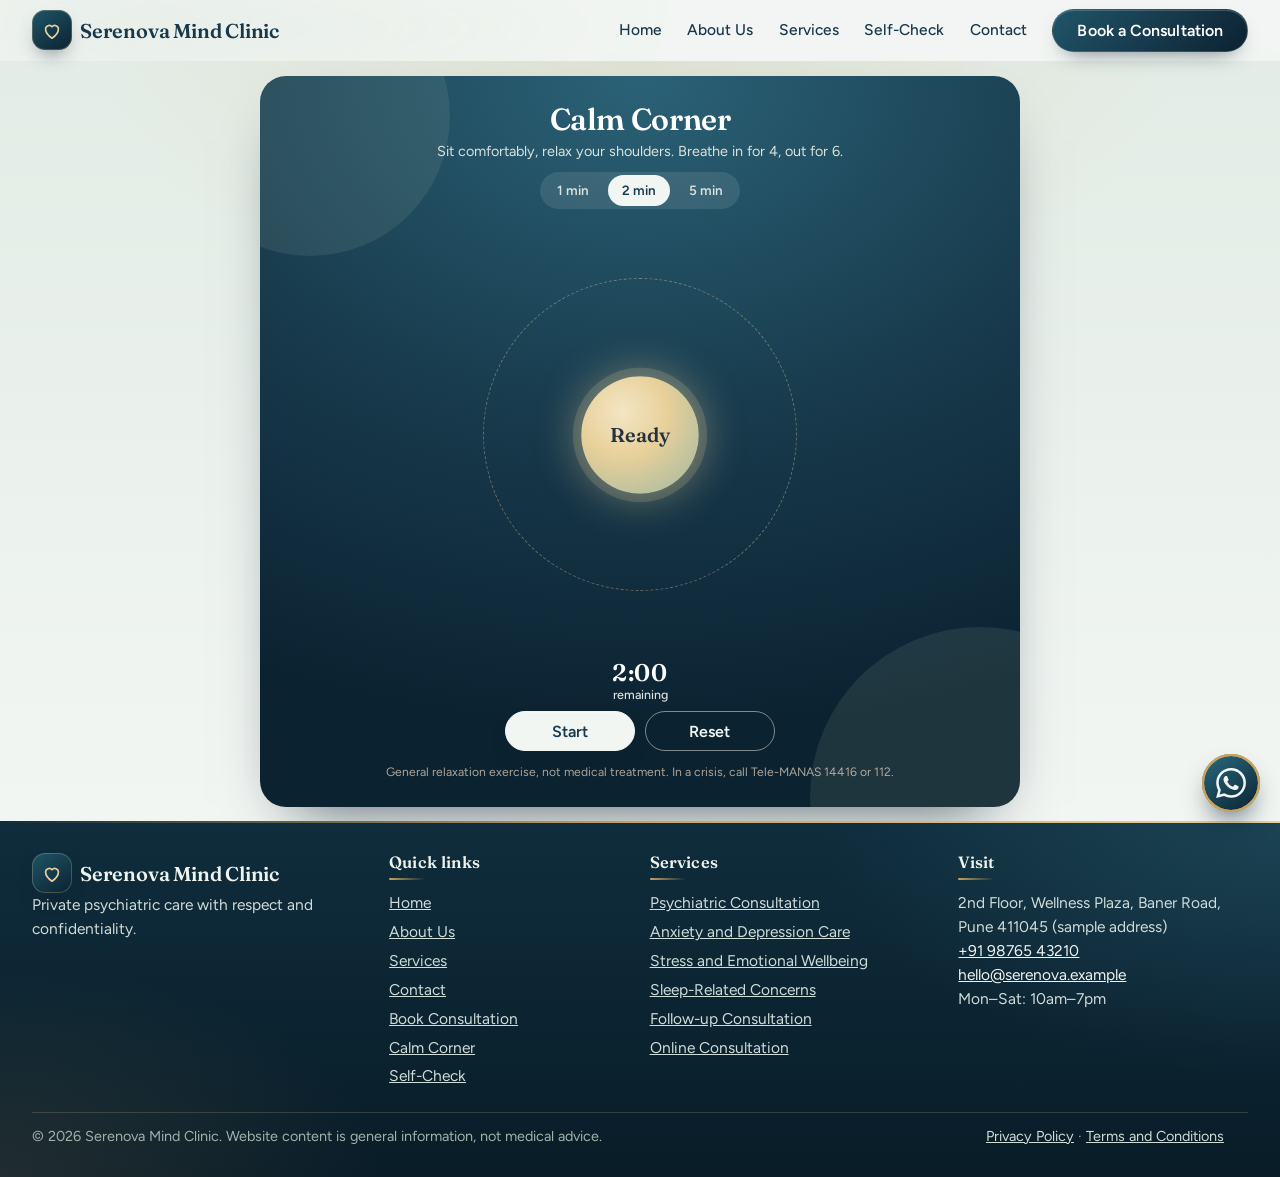
<file: calm.html>
<!DOCTYPE html>
<html lang="en">
<head>
    <meta charset="utf-8">
    <meta name="viewport" content="width=device-width,initial-scale=1">
    <title>Calm Corner | Serenova Mind Clinic</title>
    <meta name="description" content="A free 2-minute guided breathing exercise to help you feel calm.">
    <link rel="preconnect" href="https://fonts.googleapis.com">
    <link rel="preconnect" href="https://fonts.gstatic.com" crossorigin>
    <link
        href="https://fonts.googleapis.com/css2?family=Fraunces:opsz,wght@9..144,400;9..144,600&family=Figtree:wght@400;500;600&display=swap"
        rel="stylesheet">
    <link rel="stylesheet" href="assets/css/style.css">
    <link rel="stylesheet" href="assets/css/responsive.css">
    <link rel="stylesheet" href="assets/css/animations.css">
    <link rel="stylesheet" href="assets/css/whatsapp.css">
    <link rel="stylesheet" href="assets/css/assessment.css">
    <link rel="stylesheet" href="assets/css/calm.css">
    <link rel="stylesheet" href="assets/css/booking-wa.css">
    <link rel="stylesheet" href="assets/css/modals.css">
    <meta name="theme-color" content="#17394B">
    <link rel="stylesheet" href="assets/css/premium.css">
    <link rel="stylesheet" href="assets/css/polish.css">
    <link rel="icon" href="assets/images/favicon.svg" type="image/svg+xml">
    <link rel="icon" href="assets/images/favicon-32.png" type="image/png" sizes="32x32">
    <link rel="icon" href="assets/images/favicon.ico" sizes="any">
    <link rel="apple-touch-icon" href="assets/images/apple-touch-icon.png">
</head>
<body><a class="skip" href="#main">Skip to content</a>
    <header class="hd" id="hd">
        <div class="wrap hd-in"><a class="logo" href="index.html" aria-label="Serenova Mind Clinic home"><svg
                    viewBox="0 0 24 24" class="ic" aria-hidden="true">
                    <path d="M12 21s-7-4.5-7-10a4 4 0 0 1 7-2.6A4 4 0 0 1 19 11c0 5.5-7 10-7 10z" />
                </svg><span>Serenova Mind Clinic</span></a><button class="burger" id="burger" aria-expanded="false"
                aria-controls="nav" aria-label="Open menu"><span></span><span></span></button>
            <nav id="nav" aria-label="Main">
                <ul>
                    <li><a href="index.html">Home</a></li>
                    <li><a href="about.html">About Us</a></li>
                    <li><a href="services.html">Services</a></li>
                    <li><a href="assessment.html">Self-Check</a></li>
                    <li><a href="contact.html">Contact</a></li>
                </ul><a class="btn" href="book-consultation.html">Book a Consultation</a>
            </nav>
        </div>
    </header>
    <main id="main">
<section class="cm-main"><div class="wrap"><div class="cm">
<div class="cm-top"><h1>Calm Corner</h1><p class="cm-sub">Sit comfortably, relax your shoulders. Breathe in for 4, out for 6.</p>
<div class="cm-len" id="cm-lens" role="group" aria-label="Duration"><button type="button" data-m="1" aria-pressed="false">1 min</button><button type="button" data-m="2" aria-pressed="true">2 min</button><button type="button" data-m="5" aria-pressed="false">5 min</button></div></div>
<div class="cm-st" aria-live="polite"><div class="cm-sq"><div class="cm-rg"></div><div class="cm-c" id="cm-c"></div><div class="cm-t"><b id="cm-l">Ready</b><i id="cm-n"></i></div></div></div>
<div class="cm-bot"><div id="cm-live"><div class="cm-tm" id="cm-tm">0:00<small>remaining</small></div>
<div class="cm-act"><button class="btn" id="cm-go" type="button">Start</button><button class="btn ghost" id="cm-rs" type="button">Reset</button></div></div>
<div class="cm-done" id="cm-done" hidden><p>Well done. Notice how you feel now. If worries keep returning, a doctor can help.</p><div class="cm-act"><a class="btn" href="book-consultation.html">Book a consultation</a><button class="btn ghost" id="cm-again" type="button">Again</button></div></div>
<p class="cm-note">General relaxation exercise, not medical treatment. In a crisis, call Tele-MANAS 14416 or 112.</p></div>
</div></div></section></main>
    <footer class="ft">
        <div class="wrap ft-in">
            <div><a class="logo" href="index.html"><svg class="ic" viewBox="0 0 24 24" aria-hidden="true">
                        <path d="M12 21s-7-4.5-7-10a4 4 0 0 1 7-2.6A4 4 0 0 1 19 11c0 5.5-7 10-7 10z" />
                    </svg><span>Serenova Mind Clinic</span></a>
                <p>Private psychiatric care with respect and confidentiality. </p>
            </div>
            <div>
                <h3>Quick links</h3>
                <ul>
                    <li><a href="index.html">Home</a></li>
                    <li><a href="about.html">About Us</a></li>
                    <li><a href="services.html">Services</a></li>
                    <li><a href="contact.html">Contact</a></li>
                    <li><a href="book-consultation.html">Book Consultation</a></li>
                    <li><a href="calm.html">Calm Corner</a></li>
                    <li><a href="assessment.html">Self-Check</a></li>
                </ul>
            </div>
            <div>
                <h3>Services</h3>
                <ul>
                    <li><a href="services.html#s0">Psychiatric Consultation</a></li>
                    <li><a href="services.html#s1">Anxiety and Depression Care</a></li>
                    <li><a href="services.html#s2">Stress and Emotional Wellbeing</a></li>
                    <li><a href="services.html#s3">Sleep-Related Concerns</a></li>
                    <li><a href="services.html#s4">Follow-up Consultation</a></li>
                    <li><a href="services.html#s5">Online Consultation</a></li>
                </ul>
            </div>
            <div>
                <h3>Visit</h3>
                <p>2nd Floor, Wellness Plaza, Baner Road, Pune 411045 (sample address)<br><a
                        href="tel:+919876543210">+91 98765 43210</a><br><a
                        href="mailto:hello@serenova.example">hello@serenova.example</a><br>Mon–Sat: 10am–7pm</p>
            </div>
        </div>
        <div class="wrap ft-b">
            <p>© <span id="yr">2026</span> Serenova Mind Clinic. Website content is general information, not medical
                advice.</p>
            <p><a href="privacy.html">Privacy Policy</a> · <a href="terms.html">Terms and Conditions</a></p>
        </div>
    </footer>
    <script src="assets/js/api.js"></script>
    <script src="assets/js/navigation.js"></script>
    <script src="assets/js/booking-wa.js"></script>
    <script src="assets/js/forms.js"></script>
    <script src="assets/js/main.js"></script>
    <script src="assets/js/whatsapp.js"></script>
    <script src="assets/js/calm.js"></script>
    <script src="assets/js/modals.js"></script>
    <script src="assets/js/premium.js"></script>
</body>
</html>
</file>
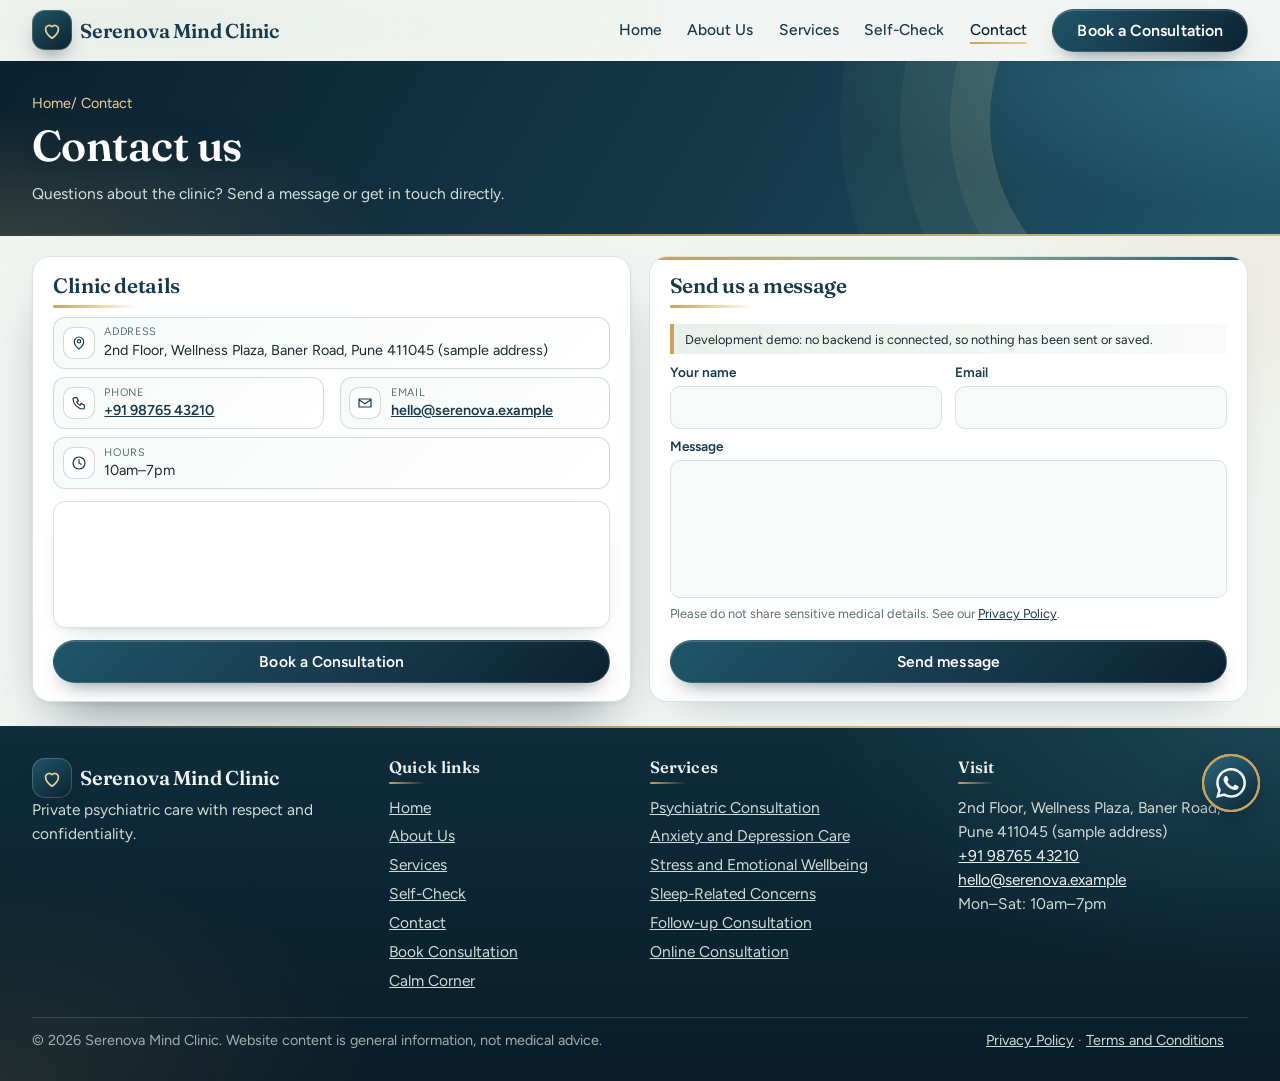
<file: contact.html>
<!DOCTYPE html>
<html lang="en">

<head>
    <meta charset="utf-8">
    <meta name="viewport" content="width=device-width,initial-scale=1">
    <title>Contact | Serenova Mind Clinic</title>
    <meta name="description" content="Private psychiatric care, with respect and confidentiality. ">
    <link rel="preconnect" href="https://fonts.googleapis.com">
    <link rel="preconnect" href="https://fonts.gstatic.com" crossorigin>
    <link
        href="https://fonts.googleapis.com/css2?family=Fraunces:opsz,wght@9..144,400;9..144,600&family=Figtree:wght@400;500;600&display=swap"
        rel="stylesheet">
    <link rel="stylesheet" href="assets/css/style.css">
    <link rel="stylesheet" href="assets/css/responsive.css">
    <link rel="stylesheet" href="assets/css/animations.css">
    <link rel="stylesheet" href="assets/css/contact.css">
    <link rel="stylesheet" href="assets/css/whatsapp.css">
    <link rel="stylesheet" href="assets/css/assessment.css">
    <link rel="stylesheet" href="assets/css/calm.css">
    <link rel="stylesheet" href="assets/css/booking-wa.css">
    <link rel="stylesheet" href="assets/css/modals.css">
    <meta name="theme-color" content="#17394B">
    <link rel="stylesheet" href="assets/css/premium.css">
    <link rel="stylesheet" href="assets/css/polish.css">
    <link rel="icon" href="assets/images/favicon.svg" type="image/svg+xml">
    <link rel="icon" href="assets/images/favicon-32.png" type="image/png" sizes="32x32">
    <link rel="icon" href="assets/images/favicon.ico" sizes="any">
    <link rel="apple-touch-icon" href="assets/images/apple-touch-icon.png">
</head>

<body><a class="skip" href="#main">Skip to content</a>
    <header class="hd" id="hd">
        <div class="wrap hd-in"><a class="logo" href="index.html" aria-label="Serenova Mind Clinic home"><svg
                    viewBox="0 0 24 24" class="ic" aria-hidden="true">
                    <path d="M12 21s-7-4.5-7-10a4 4 0 0 1 7-2.6A4 4 0 0 1 19 11c0 5.5-7 10-7 10z" />
                </svg><span>Serenova Mind Clinic</span></a><button class="burger" id="burger" aria-expanded="false"
                aria-controls="nav" aria-label="Open menu"><span></span><span></span></button>
            <nav id="nav" aria-label="Main">
                <ul>
                    <li><a href="index.html">Home</a></li>
                    <li><a href="about.html">About Us</a></li>
                    <li><a href="services.html">Services</a></li>
                    <li><a href="assessment.html">Self-Check</a></li>
                    <li><a href="contact.html" aria-current="page">Contact</a></li>
                </ul><a class="btn" href="book-consultation.html">Book a Consultation</a>
            </nav>
        </div>
    </header>
    <main id="main">
        <section class="phero">
            <div class="wrap">
                <nav class="crumb" aria-label="Breadcrumb"><a href="index.html">Home</a> / Contact</nav>
                <h1>Contact us</h1>
                <p>Questions about the clinic? Send a message or get in touch directly.</p>
            </div>
        </section>
        <section class="sec">
            <div class="wrap split contact-split">
                <div class="cinfo">
                    <h2>Clinic details</h2>
                    <ul class="cl">
                        <li><i><svg viewBox="0 0 24 24"><path d="M12 21s7-5.5 7-11a7 7 0 10-14 0c0 5.5 7 11 7 11zM12 12a2.5 2.5 0 100-5 2.5 2.5 0 000 5z"/></svg></i><div><small>Address</small>2nd Floor, Wellness Plaza, Baner Road, Pune 411045 (sample address)</div></li>
                        <li><i><svg viewBox="0 0 24 24"><path d="M5 4h4l2 5-2.5 1.5a11 11 0 005 5L15 13l5 2v4a2 2 0 01-2 2A16 16 0 013 6a2 2 0 012-2z"/></svg></i><div><small>Phone</small><a href="tel:+919876543210">+91 98765 43210</a></div></li>
                        <li><i><svg viewBox="0 0 24 24"><path d="M3 6h18v12H3zM3 7l9 6 9-6"/></svg></i><div><small>Email</small><a href="mailto:hello@serenova.example">hello@serenova.example</a></div></li>
                        <li><i><svg viewBox="0 0 24 24"><path d="M12 7v5l3 2M12 3a9 9 0 100 18 9 9 0 000-18z"/></svg></i><div><small>Hours</small>10am–7pm</div></li>
                    </ul>
                    <div class="map"><iframe title="Clinic location map" src="https://maps.google.com/maps?q=Baner%20Road%20Pune&output=embed" loading="lazy"></iframe></div>
                    <a class="btn" href="book-consultation.html">Book a Consultation</a>
                </div>
                <form class="form" id="contactForm" novalidate data-endpoint="contact">
                    <h2>Send us a message</h2>
                    <div class="note" id="demo" hidden>Development demo: no backend is connected, so nothing has been
                        sent or saved.</div>
                    <div class="fld"><label for="name">Your name</label><input id="name" name="name" type="text"
                            required autocomplete="name">
                        <p class="err" id="name-e" role="alert"></p>
                    </div>
                    <div class="fld"><label for="email">Email</label><input id="email" name="email" type="email"
                            required>
                        <p class="err" id="email-e" role="alert"></p>
                    </div>
                    <div class="fld"><label for="msg">Message</label><textarea id="msg" name="message" rows="5"
                            maxlength="1000" required></textarea>
                        <p class="err" id="msg-e" role="alert"></p>
                    </div>
                    <p class="hint">Please do not share sensitive medical details. See our <a
                            href="privacy.html">Privacy Policy</a>.</p><button class="btn" type="submit">Send
                        message</button>
                    <p class="status" id="status" role="status" aria-live="polite"></p>
                </form>
            </div>
        </section>
    </main>
    <footer class="ft">
        <div class="wrap ft-in">
            <div><a class="logo" href="index.html"><svg class="ic" viewBox="0 0 24 24" aria-hidden="true">
                        <path d="M12 21s-7-4.5-7-10a4 4 0 0 1 7-2.6A4 4 0 0 1 19 11c0 5.5-7 10-7 10z" />
                    </svg><span>Serenova Mind Clinic</span></a>
                <p>Private psychiatric care with respect and confidentiality. </p>
            </div>
            <div>
                <h3>Quick links</h3>
                <ul>
                    <li><a href="index.html">Home</a></li>
                    <li><a href="about.html">About Us</a></li>
                    <li><a href="services.html">Services</a></li>
                    <li><a href="assessment.html">Self-Check</a></li>
                    <li><a href="contact.html">Contact</a></li>
                    <li><a href="book-consultation.html">Book Consultation</a></li>
                    <li><a href="calm.html">Calm Corner</a></li>
                </ul>
            </div>
            <div>
                <h3>Services</h3>
                <ul>
                    <li><a href="services.html#s0">Psychiatric Consultation</a></li>
                    <li><a href="services.html#s1">Anxiety and Depression Care</a></li>
                    <li><a href="services.html#s2">Stress and Emotional Wellbeing</a></li>
                    <li><a href="services.html#s3">Sleep-Related Concerns</a></li>
                    <li><a href="services.html#s4">Follow-up Consultation</a></li>
                    <li><a href="services.html#s5">Online Consultation</a></li>
                </ul>
            </div>
            <div>
                <h3>Visit</h3>
                <p>2nd Floor, Wellness Plaza, Baner Road, Pune 411045 (sample address)<br><a
                        href="tel:+919876543210">+91 98765 43210</a><br><a
                        href="mailto:hello@serenova.example">hello@serenova.example</a><br>Mon–Sat: 10am–7pm</p>
            </div>
        </div>
        <div class="wrap ft-b">
            <p>© <span id="yr">2026</span> Serenova Mind Clinic. Website content is general information, not medical
                advice.</p>
            <p><a href="privacy.html">Privacy Policy</a> · <a href="terms.html">Terms and Conditions</a></p>
        </div>
    </footer>
    <script src="assets/js/api.js"></script>
    <script src="assets/js/navigation.js"></script>
    <script src="assets/js/booking-wa.js"></script>
    <script src="assets/js/forms.js"></script>
    <script src="assets/js/main.js"></script>
<script src="assets/js/whatsapp.js"></script>
        <script src="assets/js/calm.js"></script>
    <script src="assets/js/modals.js"></script>
    <script src="assets/js/premium.js"></script>
</body>

</html>
</file>
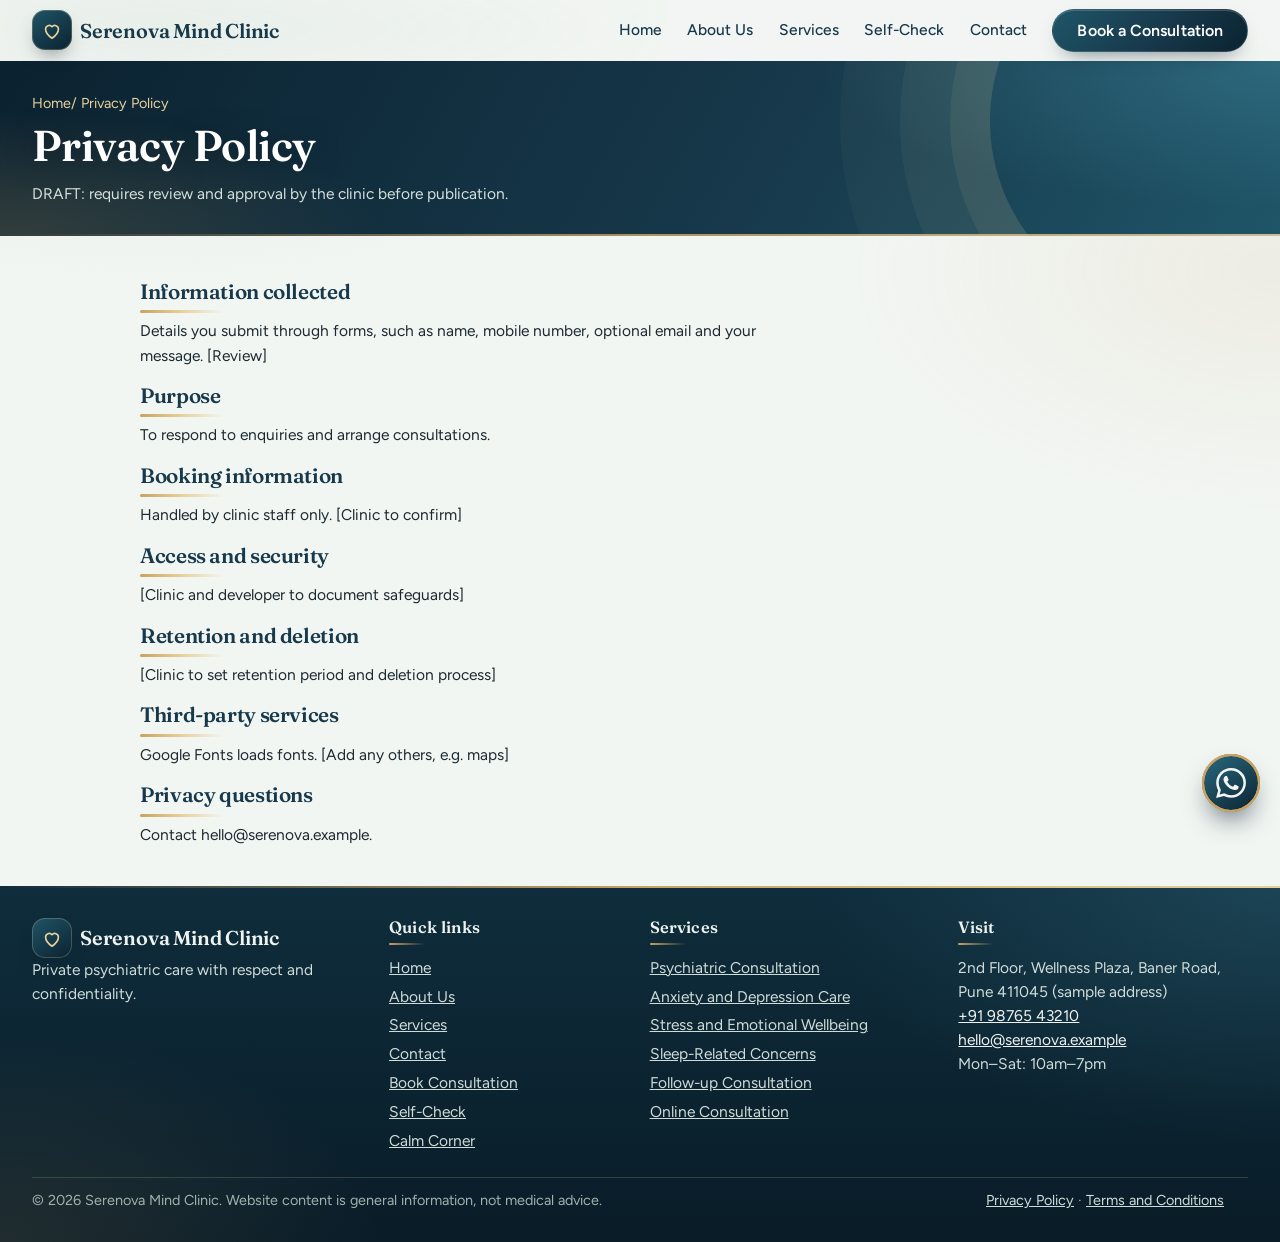
<file: privacy.html>
<!DOCTYPE html>
<html lang="en">

<head>
    <meta charset="utf-8">
    <meta name="viewport" content="width=device-width,initial-scale=1">
    <title>Privacy Policy | Serenova Mind Clinic</title>
    <meta name="description" content="Private psychiatric care, with respect and confidentiality. ">
    <link rel="preconnect" href="https://fonts.googleapis.com">
    <link rel="preconnect" href="https://fonts.gstatic.com" crossorigin>
    <link
        href="https://fonts.googleapis.com/css2?family=Fraunces:opsz,wght@9..144,400;9..144,600&family=Figtree:wght@400;500;600&display=swap"
        rel="stylesheet">
    <link rel="stylesheet" href="assets/css/style.css">
    <link rel="stylesheet" href="assets/css/responsive.css">
    <link rel="stylesheet" href="assets/css/animations.css">
    <link rel="stylesheet" href="assets/css/whatsapp.css">
    <link rel="stylesheet" href="assets/css/assessment.css">
    <link rel="stylesheet" href="assets/css/calm.css">
    <link rel="stylesheet" href="assets/css/booking-wa.css">
    <link rel="stylesheet" href="assets/css/modals.css">
    <meta name="theme-color" content="#17394B">
    <link rel="stylesheet" href="assets/css/premium.css">
    <link rel="stylesheet" href="assets/css/polish.css">
    <link rel="icon" href="assets/images/favicon.svg" type="image/svg+xml">
    <link rel="icon" href="assets/images/favicon-32.png" type="image/png" sizes="32x32">
    <link rel="icon" href="assets/images/favicon.ico" sizes="any">
    <link rel="apple-touch-icon" href="assets/images/apple-touch-icon.png">
</head>

<body><a class="skip" href="#main">Skip to content</a>
    <header class="hd" id="hd">
        <div class="wrap hd-in"><a class="logo" href="index.html" aria-label="Serenova Mind Clinic home"><svg
                    viewBox="0 0 24 24" class="ic" aria-hidden="true">
                    <path d="M12 21s-7-4.5-7-10a4 4 0 0 1 7-2.6A4 4 0 0 1 19 11c0 5.5-7 10-7 10z" />
                </svg><span>Serenova Mind Clinic</span></a><button class="burger" id="burger" aria-expanded="false"
                aria-controls="nav" aria-label="Open menu"><span></span><span></span></button>
            <nav id="nav" aria-label="Main">
                <ul>
                    <li><a href="index.html">Home</a></li>
                    <li><a href="about.html">About Us</a></li>
                    <li><a href="services.html">Services</a></li>
                    <li><a href="assessment.html">Self-Check</a></li>
                    <li><a href="contact.html">Contact</a></li>
                </ul><a class="btn" href="book-consultation.html">Book a Consultation</a>
            </nav>
        </div>
    </header>
    <main id="main">
        <section class="phero">
            <div class="wrap">
                <nav class="crumb" aria-label="Breadcrumb"><a href="index.html">Home</a> / Privacy Policy</nav>
                <h1>Privacy Policy</h1>
                <p>DRAFT: requires review and approval by the clinic before publication.</p>
            </div>
        </section>
        <section class="sec">
            <div class="wrap narrow legal">
                <h2>Information collected</h2>
                <p>Details you submit through forms, such as name, mobile number, optional email and your message.
                    [Review]</p>
                <h2>Purpose</h2>
                <p>To respond to enquiries and arrange consultations.</p>
                <h2>Booking information</h2>
                <p>Handled by clinic staff only. [Clinic to confirm]</p>
                <h2>Access and security</h2>
                <p>[Clinic and developer to document safeguards]</p>
                <h2>Retention and deletion</h2>
                <p>[Clinic to set retention period and deletion process]</p>
                <h2>Third-party services</h2>
                <p>Google Fonts loads fonts. [Add any others, e.g. maps]</p>
                <h2>Privacy questions</h2>
                <p>Contact hello@serenova.example.</p>
            </div>
        </section>
    </main>
    <footer class="ft">
        <div class="wrap ft-in">
            <div><a class="logo" href="index.html"><svg class="ic" viewBox="0 0 24 24" aria-hidden="true">
                        <path d="M12 21s-7-4.5-7-10a4 4 0 0 1 7-2.6A4 4 0 0 1 19 11c0 5.5-7 10-7 10z" />
                    </svg><span>Serenova Mind Clinic</span></a>
                <p>Private psychiatric care with respect and confidentiality. </p>
            </div>
            <div>
                <h3>Quick links</h3>
                <ul>
                    <li><a href="index.html">Home</a></li>
                    <li><a href="about.html">About Us</a></li>
                    <li><a href="services.html">Services</a></li>
                    <li><a href="contact.html">Contact</a></li>
                    <li><a href="book-consultation.html">Book Consultation</a></li>
                    <li><a href="assessment.html">Self-Check</a></li>
                    <li><a href="calm.html">Calm Corner</a></li>
                </ul>
            </div>
            <div>
                <h3>Services</h3>
                <ul>
                    <li><a href="services.html#s0">Psychiatric Consultation</a></li>
                    <li><a href="services.html#s1">Anxiety and Depression Care</a></li>
                    <li><a href="services.html#s2">Stress and Emotional Wellbeing</a></li>
                    <li><a href="services.html#s3">Sleep-Related Concerns</a></li>
                    <li><a href="services.html#s4">Follow-up Consultation</a></li>
                    <li><a href="services.html#s5">Online Consultation</a></li>
                </ul>
            </div>
            <div>
                <h3>Visit</h3>
                <p>2nd Floor, Wellness Plaza, Baner Road, Pune 411045 (sample address)<br><a
                        href="tel:+919876543210">+91 98765 43210</a><br><a
                        href="mailto:hello@serenova.example">hello@serenova.example</a><br>Mon–Sat: 10am–7pm</p>
            </div>
        </div>
        <div class="wrap ft-b">
            <p>© <span id="yr">2026</span> Serenova Mind Clinic. Website content is general information, not medical
                advice.</p>
            <p><a href="privacy.html">Privacy Policy</a> · <a href="terms.html">Terms and Conditions</a></p>
        </div>
    </footer>
    <script src="assets/js/api.js"></script>
    <script src="assets/js/navigation.js"></script>
    <script src="assets/js/booking-wa.js"></script>
    <script src="assets/js/forms.js"></script>
    <script src="assets/js/main.js"></script>
<script src="assets/js/whatsapp.js"></script>
        <script src="assets/js/calm.js"></script>
    <script src="assets/js/modals.js"></script>
    <script src="assets/js/premium.js"></script>
</body>

</html>
</file>
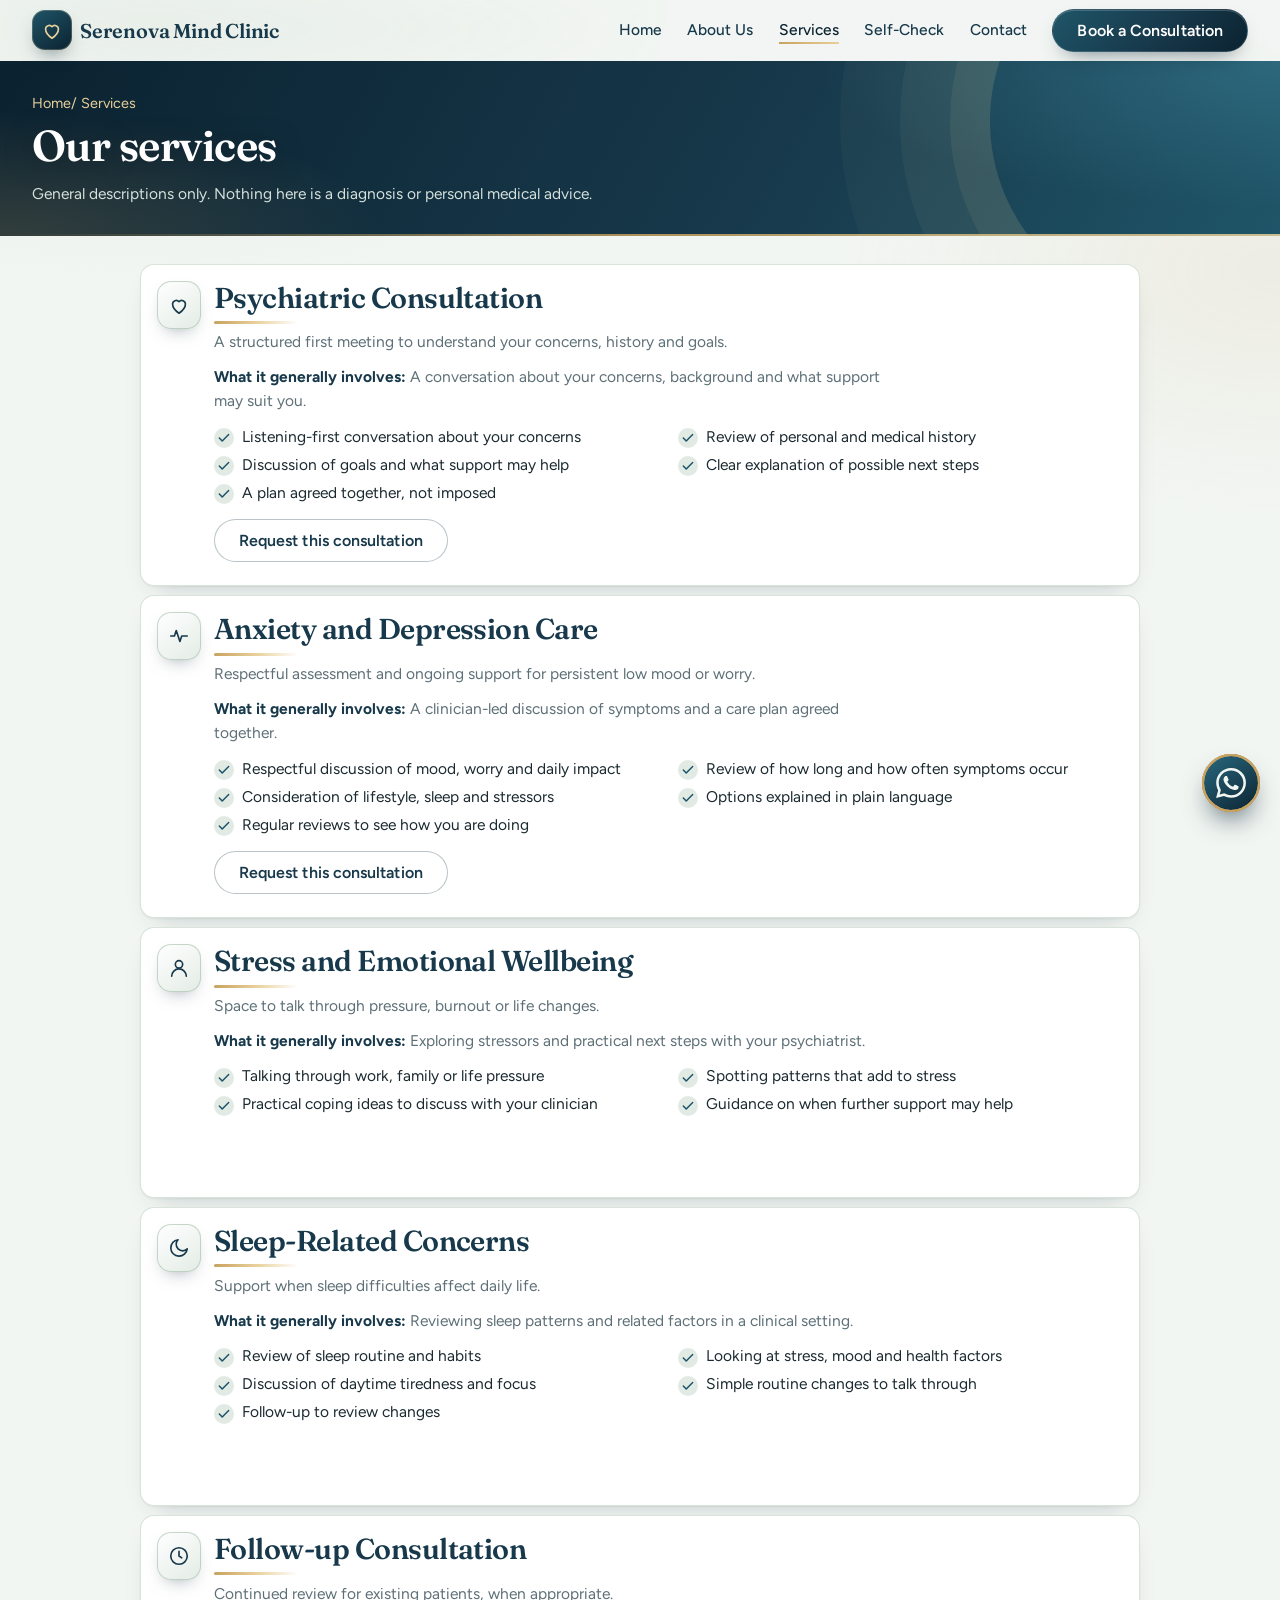
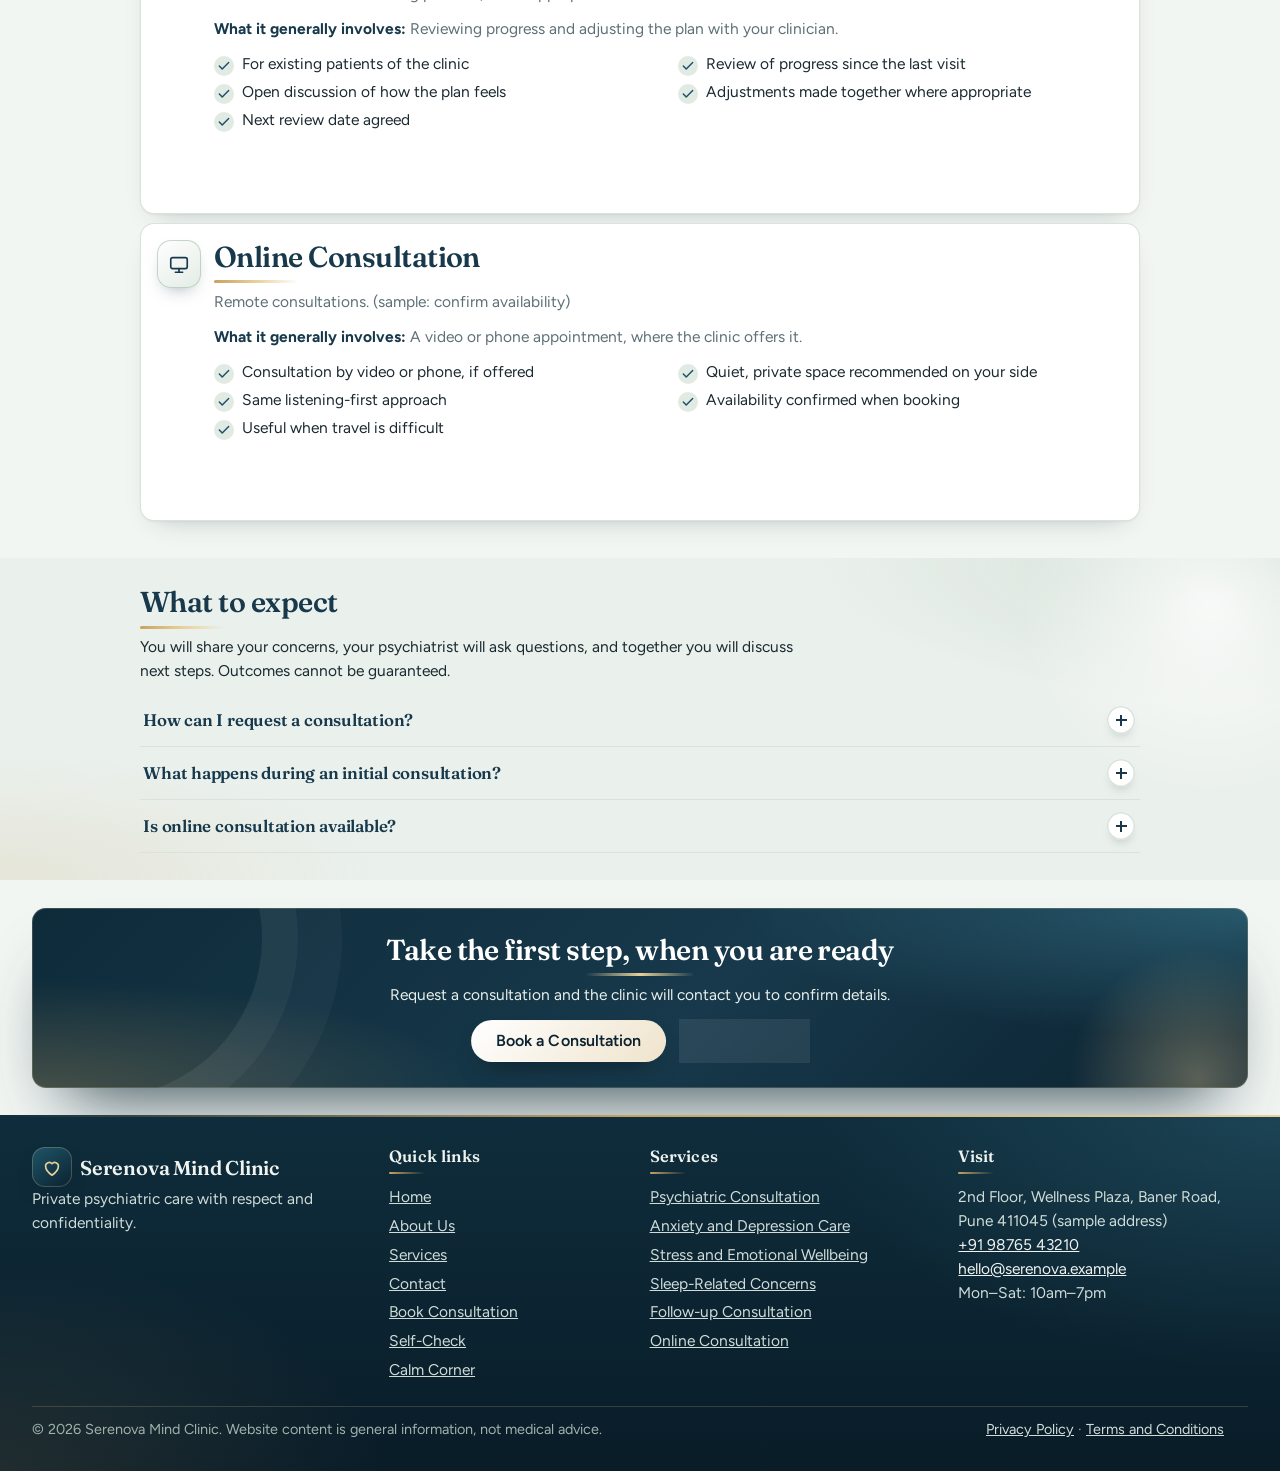
<file: services.html>
<!DOCTYPE html>
<html lang="en">

<head>
    <meta charset="utf-8">
    <meta name="viewport" content="width=device-width,initial-scale=1">
    <title>Services | Serenova Mind Clinic</title>
    <meta name="description" content="Private psychiatric care, with respect and confidentiality. ">
    <link rel="preconnect" href="https://fonts.googleapis.com">
    <link rel="preconnect" href="https://fonts.gstatic.com" crossorigin>
    <link
        href="https://fonts.googleapis.com/css2?family=Fraunces:opsz,wght@9..144,400;9..144,600&family=Figtree:wght@400;500;600&display=swap"
        rel="stylesheet">
    <link rel="stylesheet" href="assets/css/style.css">
    <link rel="stylesheet" href="assets/css/responsive.css">
    <link rel="stylesheet" href="assets/css/animations.css">
    <link rel="stylesheet" href="assets/css/whatsapp.css">
    <link rel="stylesheet" href="assets/css/assessment.css">
    <link rel="stylesheet" href="assets/css/calm.css">
    <link rel="stylesheet" href="assets/css/booking-wa.css">
    <link rel="stylesheet" href="assets/css/modals.css">
    <meta name="theme-color" content="#17394B">
    <link rel="stylesheet" href="assets/css/premium.css">
    <link rel="stylesheet" href="assets/css/polish.css">
    <link rel="icon" href="assets/images/favicon.svg" type="image/svg+xml">
    <link rel="icon" href="assets/images/favicon-32.png" type="image/png" sizes="32x32">
    <link rel="icon" href="assets/images/favicon.ico" sizes="any">
    <link rel="apple-touch-icon" href="assets/images/apple-touch-icon.png">
</head>

<body><a class="skip" href="#main">Skip to content</a>
    <header class="hd" id="hd">
        <div class="wrap hd-in"><a class="logo" href="index.html" aria-label="Serenova Mind Clinic home"><svg
                    viewBox="0 0 24 24" class="ic" aria-hidden="true">
                    <path d="M12 21s-7-4.5-7-10a4 4 0 0 1 7-2.6A4 4 0 0 1 19 11c0 5.5-7 10-7 10z" />
                </svg><span>Serenova Mind Clinic</span></a><button class="burger" id="burger" aria-expanded="false"
                aria-controls="nav" aria-label="Open menu"><span></span><span></span></button>
            <nav id="nav" aria-label="Main">
                <ul>
                    <li><a href="index.html">Home</a></li>
                    <li><a href="about.html">About Us</a></li>
                    <li><a href="services.html" aria-current="page">Services</a></li>
                    <li><a href="assessment.html">Self-Check</a></li>
                    <li><a href="contact.html">Contact</a></li>
                </ul><a class="btn" href="book-consultation.html">Book a Consultation</a>
            </nav>
        </div>
    </header>
    <main id="main">
        <section class="phero">
            <div class="wrap">
                <nav class="crumb" aria-label="Breadcrumb"><a href="index.html">Home</a> / Services</nav>
                <h1>Our services</h1>
                <p>General descriptions only. Nothing here is a diagnosis or personal medical advice.</p>
            </div>
        </section>
        <section class="sec">
            <div class="wrap narrow">
                <article class="svp" id="s0"><svg class="ic" viewBox="0 0 24 24" aria-hidden="true">
                        <path d="M12 21s-7-4.5-7-10a4 4 0 0 1 7-2.6A4 4 0 0 1 19 11c0 5.5-7 10-7 10z" />
                    </svg>
                    <div>
                        <h2>Psychiatric Consultation</h2>
                        <p>A structured first meeting to understand your concerns, history and goals.</p>
                        <p><strong>What it generally involves:</strong> A conversation about your concerns, background
                            and what support may suit you.</p>
                        <ul class="pts">
                            <li><svg class="ic" viewBox="0 0 24 24" aria-hidden="true">
                                    <path d="M20 6 9 17l-5-5" />
                                </svg>Listening-first conversation about your concerns</li>
                            <li><svg class="ic" viewBox="0 0 24 24" aria-hidden="true">
                                    <path d="M20 6 9 17l-5-5" />
                                </svg>Review of personal and medical history</li>
                            <li><svg class="ic" viewBox="0 0 24 24" aria-hidden="true">
                                    <path d="M20 6 9 17l-5-5" />
                                </svg>Discussion of goals and what support may help</li>
                            <li><svg class="ic" viewBox="0 0 24 24" aria-hidden="true">
                                    <path d="M20 6 9 17l-5-5" />
                                </svg>Clear explanation of possible next steps</li>
                            <li><svg class="ic" viewBox="0 0 24 24" aria-hidden="true">
                                    <path d="M20 6 9 17l-5-5" />
                                </svg>A plan agreed together, not imposed</li>
                        </ul><a class="btn ghost" href="book-consultation.html">Request this consultation</a>
                    </div>
                </article>
                <article class="svp" id="s1"><svg class="ic" viewBox="0 0 24 24" aria-hidden="true">
                        <path d="M3 12h4l2-6 4 12 2-6h6" />
                    </svg>
                    <div>
                        <h2>Anxiety and Depression Care</h2>
                        <p>Respectful assessment and ongoing support for persistent low mood or worry.</p>
                        <p><strong>What it generally involves:</strong> A clinician-led discussion of symptoms and a
                            care plan agreed together.</p>
                        <ul class="pts">
                            <li><svg class="ic" viewBox="0 0 24 24" aria-hidden="true">
                                    <path d="M20 6 9 17l-5-5" />
                                </svg>Respectful discussion of mood, worry and daily impact</li>
                            <li><svg class="ic" viewBox="0 0 24 24" aria-hidden="true">
                                    <path d="M20 6 9 17l-5-5" />
                                </svg>Review of how long and how often symptoms occur</li>
                            <li><svg class="ic" viewBox="0 0 24 24" aria-hidden="true">
                                    <path d="M20 6 9 17l-5-5" />
                                </svg>Consideration of lifestyle, sleep and stressors</li>
                            <li><svg class="ic" viewBox="0 0 24 24" aria-hidden="true">
                                    <path d="M20 6 9 17l-5-5" />
                                </svg>Options explained in plain language</li>
                            <li><svg class="ic" viewBox="0 0 24 24" aria-hidden="true">
                                    <path d="M20 6 9 17l-5-5" />
                                </svg>Regular reviews to see how you are doing</li>
                        </ul><a class="btn ghost" href="book-consultation.html">Request this consultation</a>
                    </div>
                </article>
                <article class="svp" id="s2"><svg class="ic" viewBox="0 0 24 24" aria-hidden="true">
                        <circle cx="12" cy="8" r="4" />
                        <path d="M4 21a8 8 0 0 1 16 0" />
                    </svg>
                    <div>
                        <h2>Stress and Emotional Wellbeing</h2>
                        <p>Space to talk through pressure, burnout or life changes.</p>
                        <p><strong>What it generally involves:</strong> Exploring stressors and practical next steps
                            with your psychiatrist.</p>
                        <ul class="pts">
                            <li><svg class="ic" viewBox="0 0 24 24" aria-hidden="true">
                                    <path d="M20 6 9 17l-5-5" />
                                </svg>Talking through work, family or life pressure</li>
                            <li><svg class="ic" viewBox="0 0 24 24" aria-hidden="true">
                                    <path d="M20 6 9 17l-5-5" />
                                </svg>Spotting patterns that add to stress</li>
                            <li><svg class="ic" viewBox="0 0 24 24" aria-hidden="true">
                                    <path d="M20 6 9 17l-5-5" />
                                </svg>Practical coping ideas to discuss with your clinician</li>
                            <li><svg class="ic" viewBox="0 0 24 24" aria-hidden="true">
                                    <path d="M20 6 9 17l-5-5" />
                                </svg>Guidance on when further support may help</li>
                        </ul><a class="btn ghost" href="book-consultation.html">Request this consultation</a>
                    </div>
                </article>
                <article class="svp" id="s3"><svg class="ic" viewBox="0 0 24 24" aria-hidden="true">
                        <path d="M21 13A9 9 0 1 1 11 3a7 7 0 0 0 10 10z" />
                    </svg>
                    <div>
                        <h2>Sleep-Related Concerns</h2>
                        <p>Support when sleep difficulties affect daily life.</p>
                        <p><strong>What it generally involves:</strong> Reviewing sleep patterns and related factors in
                            a clinical setting.</p>
                        <ul class="pts">
                            <li><svg class="ic" viewBox="0 0 24 24" aria-hidden="true">
                                    <path d="M20 6 9 17l-5-5" />
                                </svg>Review of sleep routine and habits</li>
                            <li><svg class="ic" viewBox="0 0 24 24" aria-hidden="true">
                                    <path d="M20 6 9 17l-5-5" />
                                </svg>Looking at stress, mood and health factors</li>
                            <li><svg class="ic" viewBox="0 0 24 24" aria-hidden="true">
                                    <path d="M20 6 9 17l-5-5" />
                                </svg>Discussion of daytime tiredness and focus</li>
                            <li><svg class="ic" viewBox="0 0 24 24" aria-hidden="true">
                                    <path d="M20 6 9 17l-5-5" />
                                </svg>Simple routine changes to talk through</li>
                            <li><svg class="ic" viewBox="0 0 24 24" aria-hidden="true">
                                    <path d="M20 6 9 17l-5-5" />
                                </svg>Follow-up to review changes</li>
                        </ul><a class="btn ghost" href="book-consultation.html">Request this consultation</a>
                    </div>
                </article>
                <article class="svp" id="s4"><svg class="ic" viewBox="0 0 24 24" aria-hidden="true">
                        <circle cx="12" cy="12" r="9" />
                        <path d="M12 7v5l3 2" />
                    </svg>
                    <div>
                        <h2>Follow-up Consultation</h2>
                        <p>Continued review for existing patients, when appropriate.</p>
                        <p><strong>What it generally involves:</strong> Reviewing progress and adjusting the plan with
                            your clinician.</p>
                        <ul class="pts">
                            <li><svg class="ic" viewBox="0 0 24 24" aria-hidden="true">
                                    <path d="M20 6 9 17l-5-5" />
                                </svg>For existing patients of the clinic</li>
                            <li><svg class="ic" viewBox="0 0 24 24" aria-hidden="true">
                                    <path d="M20 6 9 17l-5-5" />
                                </svg>Review of progress since the last visit</li>
                            <li><svg class="ic" viewBox="0 0 24 24" aria-hidden="true">
                                    <path d="M20 6 9 17l-5-5" />
                                </svg>Open discussion of how the plan feels</li>
                            <li><svg class="ic" viewBox="0 0 24 24" aria-hidden="true">
                                    <path d="M20 6 9 17l-5-5" />
                                </svg>Adjustments made together where appropriate</li>
                            <li><svg class="ic" viewBox="0 0 24 24" aria-hidden="true">
                                    <path d="M20 6 9 17l-5-5" />
                                </svg>Next review date agreed</li>
                        </ul><a class="btn ghost" href="book-consultation.html">Request this consultation</a>
                    </div>
                </article>
                <article class="svp" id="s5"><svg class="ic" viewBox="0 0 24 24" aria-hidden="true">
                        <rect x="3" y="5" width="18" height="12" rx="2" />
                        <path d="M8 21h8M12 17v4" />
                    </svg>
                    <div>
                        <h2>Online Consultation</h2>
                        <p>Remote consultations. (sample: confirm availability)</p>
                        <p><strong>What it generally involves:</strong> A video or phone appointment, where the clinic
                            offers it.</p>
                        <ul class="pts">
                            <li><svg class="ic" viewBox="0 0 24 24" aria-hidden="true">
                                    <path d="M20 6 9 17l-5-5" />
                                </svg>Consultation by video or phone, if offered</li>
                            <li><svg class="ic" viewBox="0 0 24 24" aria-hidden="true">
                                    <path d="M20 6 9 17l-5-5" />
                                </svg>Quiet, private space recommended on your side</li>
                            <li><svg class="ic" viewBox="0 0 24 24" aria-hidden="true">
                                    <path d="M20 6 9 17l-5-5" />
                                </svg>Same listening-first approach</li>
                            <li><svg class="ic" viewBox="0 0 24 24" aria-hidden="true">
                                    <path d="M20 6 9 17l-5-5" />
                                </svg>Availability confirmed when booking</li>
                            <li><svg class="ic" viewBox="0 0 24 24" aria-hidden="true">
                                    <path d="M20 6 9 17l-5-5" />
                                </svg>Useful when travel is difficult</li>
                        </ul><a class="btn ghost" href="book-consultation.html">Request this consultation</a>
                    </div>
                </article>
            </div>
        </section>
        <section class="sec alt">
            <div class="wrap narrow">
                <h2>What to expect</h2>
                <p>You will share your concerns, your psychiatrist will ask questions, and together you will discuss
                    next steps. Outcomes cannot be guaranteed.</p>
                <div class="faq">
                    <div class="fq">
                        <h3><button aria-expanded="false" aria-controls="a0" id="q0">How can I request a
                                consultation?</button></h3>
                        <div id="a0" role="region" aria-labelledby="q0" hidden>
                            <p>Use the Book a Consultation form. The clinic reviews your request and contacts you to
                                confirm.</p>
                        </div>
                    </div>
                    <div class="fq">
                        <h3><button aria-expanded="false" aria-controls="a1" id="q1">What happens during an initial
                                consultation?</button></h3>
                        <div id="a1" role="region" aria-labelledby="q1" hidden>
                            <p>Your psychiatrist listens to your concerns and history, then discusses possible next
                                steps with you.</p>
                        </div>
                    </div>
                    <div class="fq">
                        <h3><button aria-expanded="false" aria-controls="a2" id="q2">Is online consultation
                                available?</button></h3>
                        <div id="a2" role="region" aria-labelledby="q2" hidden>
                            <p>(sample) Availability depends on the clinic and is confirmed when booking.</p>
                        </div>
                    </div>
                </div>
            </div>
        </section>
        <section class="sec">
            <div class="wrap cta">
                <h2>Take the first step, when you are ready</h2>
                <p>Request a consultation and the clinic will contact you to confirm details.</p>
                <div class="row"><a class="btn" href="book-consultation.html">Book a Consultation</a><a
                        class="btn ghost" href="contact.html">Contact us</a></div>
            </div>
        </section>
    </main>
    <footer class="ft">
        <div class="wrap ft-in">
            <div><a class="logo" href="index.html"><svg class="ic" viewBox="0 0 24 24" aria-hidden="true">
                        <path d="M12 21s-7-4.5-7-10a4 4 0 0 1 7-2.6A4 4 0 0 1 19 11c0 5.5-7 10-7 10z" />
                    </svg><span>Serenova Mind Clinic</span></a>
                <p>Private psychiatric care with respect and confidentiality. </p>
            </div>
            <div>
                <h3>Quick links</h3>
                <ul>
                    <li><a href="index.html">Home</a></li>
                    <li><a href="about.html">About Us</a></li>
                    <li><a href="services.html">Services</a></li>
                    <li><a href="contact.html">Contact</a></li>
                    <li><a href="book-consultation.html">Book Consultation</a></li>
                    <li><a href="assessment.html">Self-Check</a></li>
                    <li><a href="calm.html">Calm Corner</a></li>
                </ul>
            </div>
            <div>
                <h3>Services</h3>
                <ul>
                    <li><a href="services.html#s0">Psychiatric Consultation</a></li>
                    <li><a href="services.html#s1">Anxiety and Depression Care</a></li>
                    <li><a href="services.html#s2">Stress and Emotional Wellbeing</a></li>
                    <li><a href="services.html#s3">Sleep-Related Concerns</a></li>
                    <li><a href="services.html#s4">Follow-up Consultation</a></li>
                    <li><a href="services.html#s5">Online Consultation</a></li>
                </ul>
            </div>
            <div>
                <h3>Visit</h3>
                <p>2nd Floor, Wellness Plaza, Baner Road, Pune 411045 (sample address)<br><a
                        href="tel:+919876543210">+91 98765 43210</a><br><a
                        href="mailto:hello@serenova.example">hello@serenova.example</a><br>Mon–Sat: 10am–7pm</p>
            </div>
        </div>
        <div class="wrap ft-b">
            <p>© <span id="yr">2026</span> Serenova Mind Clinic. Website content is general information, not medical
                advice.</p>
            <p><a href="privacy.html">Privacy Policy</a> · <a href="terms.html">Terms and Conditions</a></p>
        </div>
    </footer>
    <script src="assets/js/api.js"></script>
    <script src="assets/js/navigation.js"></script>
    <script src="assets/js/booking-wa.js"></script>
    <script src="assets/js/forms.js"></script>
    <script src="assets/js/main.js"></script>
<script src="assets/js/whatsapp.js"></script>
        <script src="assets/js/calm.js"></script>
    <script src="assets/js/modals.js"></script>
    <script src="assets/js/premium.js"></script>
</body>

</html>
</file>
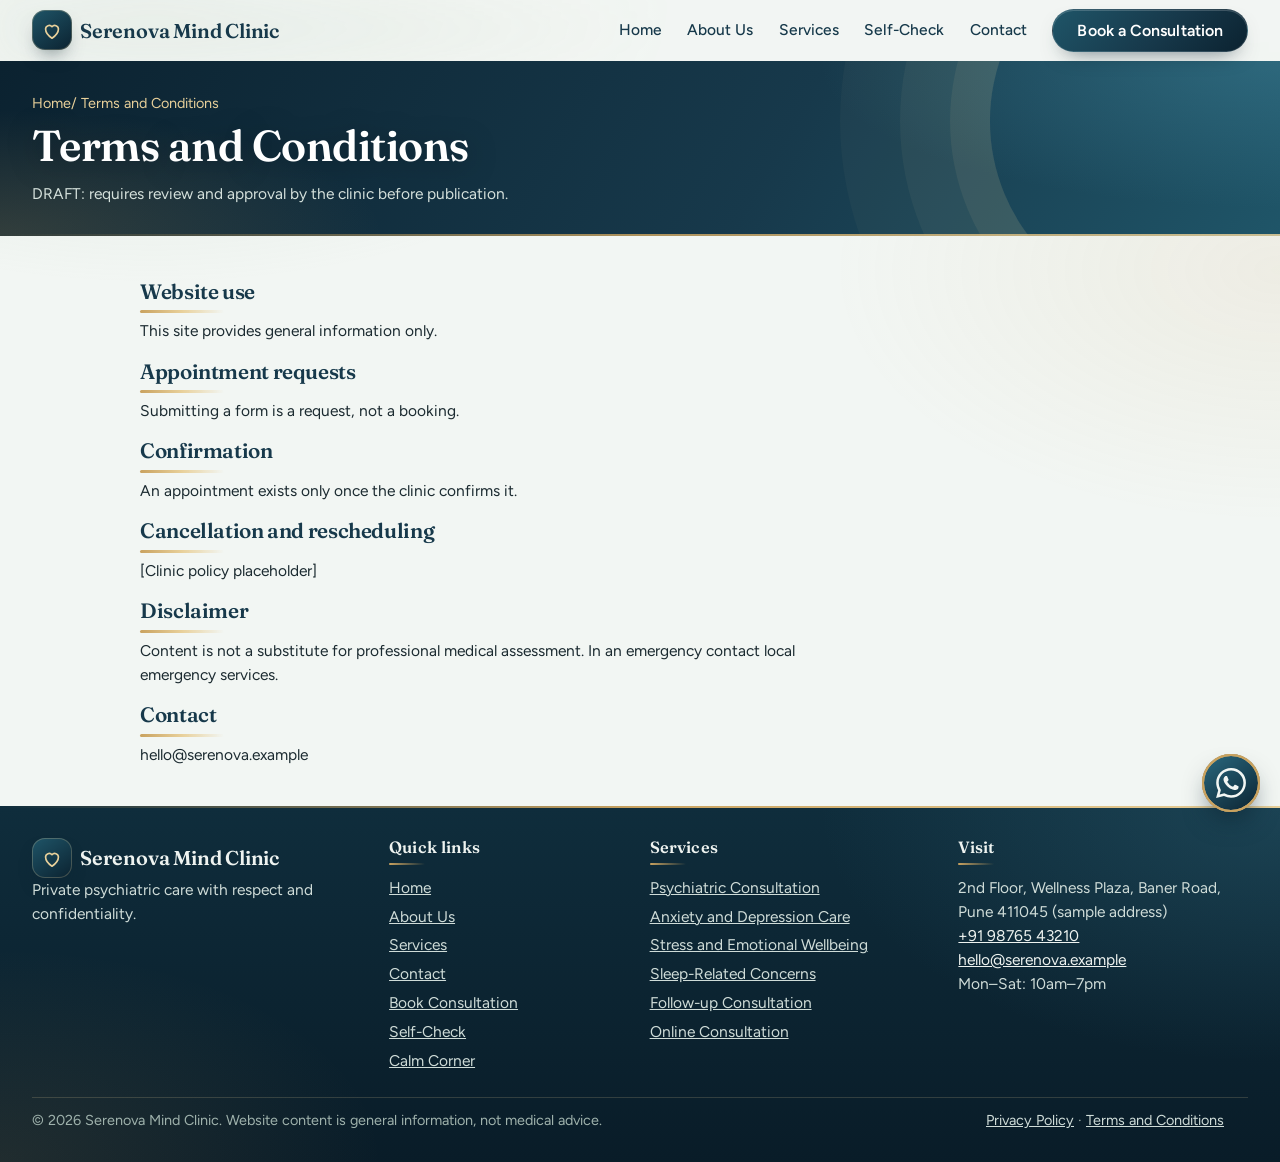
<file: terms.html>
<!DOCTYPE html>
<html lang="en">

<head>
    <meta charset="utf-8">
    <meta name="viewport" content="width=device-width,initial-scale=1">
    <title>Terms and Conditions | Serenova Mind Clinic</title>
    <meta name="description" content="Private psychiatric care, with respect and confidentiality. ">
    <link rel="preconnect" href="https://fonts.googleapis.com">
    <link rel="preconnect" href="https://fonts.gstatic.com" crossorigin>
    <link
        href="https://fonts.googleapis.com/css2?family=Fraunces:opsz,wght@9..144,400;9..144,600&family=Figtree:wght@400;500;600&display=swap"
        rel="stylesheet">
    <link rel="stylesheet" href="assets/css/style.css">
    <link rel="stylesheet" href="assets/css/responsive.css">
    <link rel="stylesheet" href="assets/css/animations.css">
    <link rel="stylesheet" href="assets/css/whatsapp.css">
    <link rel="stylesheet" href="assets/css/assessment.css">
    <link rel="stylesheet" href="assets/css/calm.css">
    <link rel="stylesheet" href="assets/css/booking-wa.css">
    <link rel="stylesheet" href="assets/css/modals.css">
    <meta name="theme-color" content="#17394B">
    <link rel="stylesheet" href="assets/css/premium.css">
    <link rel="stylesheet" href="assets/css/polish.css">
    <link rel="icon" href="assets/images/favicon.svg" type="image/svg+xml">
    <link rel="icon" href="assets/images/favicon-32.png" type="image/png" sizes="32x32">
    <link rel="icon" href="assets/images/favicon.ico" sizes="any">
    <link rel="apple-touch-icon" href="assets/images/apple-touch-icon.png">
</head>

<body><a class="skip" href="#main">Skip to content</a>
    <header class="hd" id="hd">
        <div class="wrap hd-in"><a class="logo" href="index.html" aria-label="Serenova Mind Clinic home"><svg
                    viewBox="0 0 24 24" class="ic" aria-hidden="true">
                    <path d="M12 21s-7-4.5-7-10a4 4 0 0 1 7-2.6A4 4 0 0 1 19 11c0 5.5-7 10-7 10z" />
                </svg><span>Serenova Mind Clinic</span></a><button class="burger" id="burger" aria-expanded="false"
                aria-controls="nav" aria-label="Open menu"><span></span><span></span></button>
            <nav id="nav" aria-label="Main">
                <ul>
                    <li><a href="index.html">Home</a></li>
                    <li><a href="about.html">About Us</a></li>
                    <li><a href="services.html">Services</a></li>
                    <li><a href="assessment.html">Self-Check</a></li>
                    <li><a href="contact.html">Contact</a></li>
                </ul><a class="btn" href="book-consultation.html">Book a Consultation</a>
            </nav>
        </div>
    </header>
    <main id="main">
        <section class="phero">
            <div class="wrap">
                <nav class="crumb" aria-label="Breadcrumb"><a href="index.html">Home</a> / Terms and Conditions</nav>
                <h1>Terms and Conditions</h1>
                <p>DRAFT: requires review and approval by the clinic before publication.</p>
            </div>
        </section>
        <section class="sec">
            <div class="wrap narrow legal">
                <h2>Website use</h2>
                <p>This site provides general information only.</p>
                <h2>Appointment requests</h2>
                <p>Submitting a form is a request, not a booking.</p>
                <h2>Confirmation</h2>
                <p>An appointment exists only once the clinic confirms it.</p>
                <h2>Cancellation and rescheduling</h2>
                <p>[Clinic policy placeholder]</p>
                <h2>Disclaimer</h2>
                <p>Content is not a substitute for professional medical assessment. In an emergency contact local
                    emergency services.</p>
                <h2>Contact</h2>
                <p>hello@serenova.example</p>
            </div>
        </section>
    </main>
    <footer class="ft">
        <div class="wrap ft-in">
            <div><a class="logo" href="index.html"><svg class="ic" viewBox="0 0 24 24" aria-hidden="true">
                        <path d="M12 21s-7-4.5-7-10a4 4 0 0 1 7-2.6A4 4 0 0 1 19 11c0 5.5-7 10-7 10z" />
                    </svg><span>Serenova Mind Clinic</span></a>
                <p>Private psychiatric care with respect and confidentiality. </p>
            </div>
            <div>
                <h3>Quick links</h3>
                <ul>
                    <li><a href="index.html">Home</a></li>
                    <li><a href="about.html">About Us</a></li>
                    <li><a href="services.html">Services</a></li>
                    <li><a href="contact.html">Contact</a></li>
                    <li><a href="book-consultation.html">Book Consultation</a></li>
                    <li><a href="assessment.html">Self-Check</a></li>
                    <li><a href="calm.html">Calm Corner</a></li>
                </ul>
            </div>
            <div>
                <h3>Services</h3>
                <ul>
                    <li><a href="services.html#s0">Psychiatric Consultation</a></li>
                    <li><a href="services.html#s1">Anxiety and Depression Care</a></li>
                    <li><a href="services.html#s2">Stress and Emotional Wellbeing</a></li>
                    <li><a href="services.html#s3">Sleep-Related Concerns</a></li>
                    <li><a href="services.html#s4">Follow-up Consultation</a></li>
                    <li><a href="services.html#s5">Online Consultation</a></li>
                </ul>
            </div>
            <div>
                <h3>Visit</h3>
                <p>2nd Floor, Wellness Plaza, Baner Road, Pune 411045 (sample address)<br><a
                        href="tel:+919876543210">+91 98765 43210</a><br><a
                        href="mailto:hello@serenova.example">hello@serenova.example</a><br>Mon–Sat: 10am–7pm</p>
            </div>
        </div>
        <div class="wrap ft-b">
            <p>© <span id="yr">2026</span> Serenova Mind Clinic. Website content is general information, not medical
                advice.</p>
            <p><a href="privacy.html">Privacy Policy</a> · <a href="terms.html">Terms and Conditions</a></p>
        </div>
    </footer>
    <script src="assets/js/api.js"></script>
    <script src="assets/js/navigation.js"></script>
    <script src="assets/js/booking-wa.js"></script>
    <script src="assets/js/forms.js"></script>
    <script src="assets/js/main.js"></script>
<script src="assets/js/whatsapp.js"></script>
        <script src="assets/js/calm.js"></script>
    <script src="assets/js/modals.js"></script>
    <script src="assets/js/premium.js"></script>
</body>

</html>
</file>
<file: assets/css/style.css>
:root{--iv:#F5F0E8;--sl:#344A5E;--tp:#D4C5B2;--sg:#A8B8A2;--wh:#fff;--tx:#28312F;--mu:#6D746F;--r:14px}
*{box-sizing:border-box}html{scroll-behavior:smooth;scroll-padding-top:80px}
body{margin:0;background:var(--iv);color:var(--tx);font:400 1rem/1.65 Figtree,system-ui,sans-serif}
h1,h2,h3{font-family:Fraunces,Georgia,serif;color:var(--sl);line-height:1.2;margin:0 0 .6rem;font-weight:600}
h1{font-size:clamp(2rem,5vw,3.3rem)}h2{font-size:clamp(1.5rem,3vw,2.1rem)}h3{font-size:1.1rem}
p{margin:0 0 1rem;max-width:68ch}a{color:var(--sl)}img,svg{max-width:100%}
.wrap{width:min(1120px,92%);margin:0 auto}.narrow{width:min(780px,92%)}
.skip{position:absolute;left:-999px}.skip:focus{left:8px;top:8px;background:var(--wh);padding:.5rem;z-index:99}
:focus-visible{outline:3px solid var(--sl);outline-offset:3px}
.ic{width:24px;height:24px;fill:none;stroke:currentColor;stroke-width:1.8;stroke-linecap:round;stroke-linejoin:round}
.hd{position:sticky;top:0;z-index:50;background:var(--iv);border-bottom:1px solid transparent;transition:box-shadow .3s}
.hd.sc{border-color:var(--tp);box-shadow:0 2px 12px rgba(52,74,94,.08)}
.hd-in{display:flex;align-items:center;justify-content:space-between;padding:.9rem 0;transition:padding .3s}.hd.sc .hd-in{padding:.5rem 0}
.logo{display:flex;align-items:center;gap:.5rem;font:600 1.25rem Fraunces,serif;color:var(--sl);text-decoration:none}
nav ul{display:flex;gap:1.6rem;list-style:none;margin:0 1.6rem 0 0;padding:0}nav{display:flex;align-items:center}
nav li a{text-decoration:none;color:var(--sl);font-weight:500;padding:.3rem 0;background:linear-gradient(var(--sl),var(--sl)) 0 100%/0 2px no-repeat;transition:background-size .3s}
nav li a:hover,nav li a[aria-current]{background-size:100% 2px}
.burger{display:none;background:none;border:0;width:44px;height:44px;cursor:pointer;position:relative}
.burger span{position:absolute;left:10px;right:10px;height:2px;background:var(--sl);transition:transform .3s,top .3s}
.burger span:first-child{top:16px}.burger span:last-child{top:26px}
.burger[aria-expanded=true] span:first-child{top:21px;transform:rotate(45deg)}.burger[aria-expanded=true] span:last-child{top:21px;transform:rotate(-45deg)}
.btn{display:inline-block;background:var(--sl);color:var(--wh);padding:.75rem 1.4rem;border-radius:8px;border:2px solid var(--sl);font:600 1rem Figtree,sans-serif;text-decoration:none;cursor:pointer;transition:transform .2s,background .2s,color .2s}
.btn:hover{background:#2a3b4b}.btn:active{transform:translateY(1px)}.btn:disabled{opacity:.6;cursor:not-allowed}
.btn.ghost{background:transparent;color:var(--sl)}.btn.ghost:hover{background:var(--sl);color:var(--wh)}
.row{display:flex;gap:.8rem;flex-wrap:wrap}
.hero{padding:3rem 0 4rem}.hero-in{display:grid;grid-template-columns:1.05fr .95fr;gap:3rem;align-items:center}
.lead{font-size:1.15rem;color:var(--mu)}
.ph{margin:0;min-height:300px;border-radius:var(--r);border:1px solid var(--tp);background:linear-gradient(135deg,var(--tp),var(--sg));display:grid;place-items:center;text-align:center;color:var(--sl);padding:1rem}
.ph.tall{min-height:440px;border-radius:120px 14px 14px 14px}.ph.port{min-height:380px;border-radius:14px 14px 140px 14px}
.ph small{opacity:.8}
.sec{padding:4rem 0}.alt{background:var(--wh)}.sub{color:var(--mu)}
.split{display:grid;grid-template-columns:1fr 1fr;gap:3rem;align-items:center}
.svg{display:grid;grid-template-columns:repeat(3,1fr);gap:1.2rem;margin-top:1.5rem}
.sv{display:block;text-decoration:none;color:var(--tx);background:var(--iv);padding:1.5rem;border:1px solid var(--tp);transition:transform .25s,border-color .25s}
.sv0{border-radius:var(--r) var(--r) 40px var(--r)}.sv1{border-radius:var(--r)}.sv2{border-radius:40px var(--r) var(--r) var(--r)}
.sv:hover{transform:translateY(-3px);border-color:var(--sl)}.sv .ic{color:var(--sl);margin-bottom:.6rem}
.why{display:grid;grid-template-columns:repeat(4,1fr);gap:2rem;margin-top:1.5rem}.why .ic{color:var(--sg);width:32px;height:32px}
.why>div{border-top:2px solid var(--sg);padding-top:1rem}
.steps{counter-reset:s;list-style:none;padding:0;display:grid;grid-template-columns:repeat(5,1fr);gap:1rem;margin-top:1.5rem}
.steps li{counter-increment:s;border-left:2px solid var(--sg);padding-left:1rem}.steps li:before{content:counter(s);font:600 1.6rem Fraunces,serif;color:var(--sl);display:block}
.tq{display:grid;grid-template-columns:1fr 1fr;gap:1.5rem}blockquote{margin:0;padding:1.5rem;background:var(--iv);border-left:4px solid var(--sg);border-radius:0 var(--r) var(--r) 0}cite{color:var(--mu)}
.fq{border-bottom:1px solid var(--tp)}.fq h3{margin:0}.fq button{all:unset;box-sizing:border-box;width:100%;padding:1rem 2rem 1rem 0;cursor:pointer;font:600 1.05rem Fraunces,serif;color:var(--sl);position:relative}
.fq button:after{content:"+";position:absolute;right:.3rem}.fq button[aria-expanded=true]:after{content:"–"}.fq button:focus-visible{outline:3px solid var(--sl)}
.cta{background:var(--sl);color:var(--iv);padding:3rem;border-radius:var(--r);text-align:center}.cta h2{color:var(--wh)}.cta p{margin:0 auto 1.2rem}.cta .row{justify-content:center}
.cta .btn{background:var(--iv);color:var(--sl);border-color:var(--iv)}.cta .btn.ghost{background:transparent;color:var(--iv)}
.phero{background:var(--wh);border-bottom:1px solid var(--tp);padding:2.5rem 0}.crumb{font-size:.9rem;color:var(--mu);margin-bottom:.8rem}
.svp{display:flex;gap:1.2rem;padding:1.8rem 0;border-bottom:1px solid var(--tp)}.svp .ic{color:var(--sl);flex:none;width:32px;height:32px}
.form{background:var(--wh);padding:2rem;border-radius:var(--r);border:1px solid var(--tp)}
.fld{margin-bottom:1.1rem}label{display:block;font-weight:600;margin-bottom:.3rem}
input:not([type=checkbox]),select,textarea{width:100%;padding:.7rem .8rem;border:1.5px solid var(--tp);border-radius:8px;background:var(--iv);font:inherit;color:var(--tx)}
input:focus,select:focus,textarea:focus{border-color:var(--sl);outline:2px solid var(--sg)}
.chk label{font-weight:400}.hint{font-size:.9rem;color:var(--mu)}.err{color:#9b2c2c;font-size:.9rem;margin:.25rem 0 0}
[aria-invalid=true]{border-color:#9b2c2c!important}.note{background:var(--iv);border-left:4px solid var(--sg);padding:.8rem 1rem;margin-bottom:1rem}.status{margin-top:1rem;font-weight:600}
.legal h2{margin-top:1.5rem;font-size:1.3rem}
.ft{background:var(--sl);color:var(--iv);padding:3rem 0 1rem}.ft a,.ft h3,.ft .logo{color:var(--iv)}.ft ul{list-style:none;padding:0;margin:0}.ft li{margin-bottom:.3rem}
.ft-in{display:grid;grid-template-columns:1.4fr 1fr 1.2fr 1.2fr;gap:2rem}.ft-b{border-top:1px solid rgba(245,240,232,.25);margin-top:2rem;padding-top:1rem;display:flex;justify-content:space-between;flex-wrap:wrap;font-size:.9rem}
/* v2: compact, wider, richer */
.wrap{width:min(1280px,95%)}.narrow{width:min(1000px,95%)}.sec{padding:2.4rem 0}.hero{padding:1.8rem 0 2.4rem;background:linear-gradient(180deg,var(--iv),#eee6d9)}.hero-in{gap:2rem}.split{gap:2rem}.cta{padding:2.2rem}
.sub{margin-bottom:.8rem}.svg,.why,.steps{margin-top:1rem}
figure.ph{display:block;padding:0;min-height:0;overflow:hidden;background:var(--tp)}.ph img{display:block;width:100%;aspect-ratio:4/3;object-fit:cover}.ph.tall img{aspect-ratio:4/5;max-height:500px}.ph.port img{aspect-ratio:4/5;max-height:420px}
.hv{position:relative}.fl{position:absolute;left:-20px;bottom:30px;background:var(--wh);border:1px solid var(--tp);border-radius:12px;padding:.8rem 1rem;display:grid;grid-template-columns:auto 1fr;column-gap:.6rem;box-shadow:0 12px 28px -12px rgba(52,74,94,.4);animation:up 1s .5s ease both}.fl .ic{grid-row:span 2;color:var(--sl);align-self:center}.fl span{color:var(--mu);font-size:.9rem}
.phero{background:var(--sl);border:0;padding:2.2rem 0;position:relative;overflow:hidden}.phero .wrap{position:relative}.phero h1{color:#fff}.phero p{color:var(--iv)}.crumb,.crumb a{color:var(--tp)}
.phero:before{content:"";position:absolute;right:-90px;top:-130px;width:380px;height:380px;border-radius:50%;box-shadow:0 0 0 40px rgba(168,184,162,.14),0 0 0 90px rgba(168,184,162,.09),0 0 0 150px rgba(168,184,162,.05)}
.sv{position:relative;overflow:hidden}.sv:before{content:"";position:absolute;left:0;top:0;height:3px;width:0;background:var(--sg);transition:width .35s}.sv:hover:before{width:100%}.sv:hover{box-shadow:0 16px 30px -16px rgba(52,74,94,.4);background:var(--wh)}
.sv .ic,.why .ic{width:44px;height:44px;padding:10px;border-radius:12px;background:var(--wh);transition:background .3s,color .3s,transform .3s}.why .ic{background:var(--iv);color:var(--sl)}.sv:hover .ic,.why>div:hover .ic{background:var(--sl);color:var(--wh);transform:rotate(-6deg) scale(1.05)}
.why>div{transition:transform .3s,border-color .3s}.why>div:hover{transform:translateY(-4px);border-color:var(--sl)}.steps li{transition:transform .3s,border-color .3s}.steps li:hover{transform:translateX(4px);border-color:var(--sl)}
.svp{display:grid;grid-template-columns:44px 1fr;gap:1rem;padding:1.4rem;margin-bottom:.9rem;background:var(--wh);border:1px solid var(--tp);border-radius:var(--r);transition:transform .3s,box-shadow .3s,border-color .3s}.svp:hover{transform:translateY(-3px);border-color:var(--sl);box-shadow:0 16px 30px -18px rgba(52,74,94,.4)}
.svp>.ic{width:44px;height:44px;padding:10px;border-radius:12px;background:var(--iv)}
.pts{list-style:none;padding:0;margin:0 0 1rem;display:grid;grid-template-columns:1fr 1fr;gap:.4rem 1.5rem}.pts li{display:flex;gap:.5rem}.pts .ic{width:18px;height:18px;flex:none;color:#6f866a;margin-top:.28rem;stroke-width:2.6}
.mq{overflow:hidden;margin-top:1rem;-webkit-mask-image:linear-gradient(90deg,transparent,#000 6%,#000 94%,transparent);mask-image:linear-gradient(90deg,transparent,#000 6%,#000 94%,transparent)}
.mt{display:flex;width:max-content;animation:mq 50s linear infinite}.mq:hover .mt,.mq:focus-within .mt{animation-play-state:paused}
.mt blockquote{flex:none;width:340px;margin:0 1.2rem 0 0;transition:transform .3s,box-shadow .3s}.mt blockquote:hover{transform:translateY(-4px);box-shadow:0 14px 26px -14px rgba(52,74,94,.4)}
.map{border-radius:var(--r);overflow:hidden;border:1px solid var(--tp);margin-top:1rem}.map iframe{display:block;width:100%;height:260px;border:0}.bookrow{margin-top:1.5rem}
/* v3: tighter spacing + premium interactions */
body{font-size:.97rem;line-height:1.55}h1{font-size:clamp(1.8rem,4vw,2.7rem)}h2{font-size:clamp(1.35rem,2.4vw,1.8rem);margin-bottom:.4rem}h3{margin-bottom:.3rem}p{margin-bottom:.7rem}
.hd-in{padding:.55rem 0}.hd.sc .hd-in{padding:.3rem 0}.btn{padding:.6rem 1.2rem}
.hero{padding:1rem 0 1.6rem}.hero-in{gap:1.5rem}.lead{font-size:1.05rem}.sec{padding:1.7rem 0}.split{gap:1.5rem}.cta{padding:1.6rem}.cta p{margin-bottom:.8rem}
.svg{gap:.8rem;margin-top:.6rem}.sv{padding:1.1rem}.why{gap:1.1rem;margin-top:.6rem}.why>div{padding-top:.7rem}.steps{gap:.8rem;margin-top:.6rem}
.sub{margin-bottom:.4rem}.ph img{aspect-ratio:16/10}.ph.tall img{aspect-ratio:4/5;max-height:400px}.ph.port img{max-height:340px}
.phero{padding:1.4rem 0}.crumb{margin-bottom:.4rem}.phero p{margin-bottom:0}
.svp{padding:1rem;margin-bottom:.6rem;gap:.8rem}.pts{gap:.25rem 1.2rem;margin-bottom:.7rem}.form{padding:1.3rem}.fld{margin-bottom:.8rem}
.fq button{padding:.7rem 2rem .7rem 0}.mq{margin-top:.6rem}.mt blockquote{padding:1.1rem}.map iframe{height:220px}.bookrow{margin-top:1rem}
.ft{padding:2rem 0 .8rem}.ft-in{gap:1.2rem}.ft-b{margin-top:1.2rem;padding-top:.7rem}.legal h2{margin-top:1rem}
.prog{position:fixed;top:0;left:0;right:0;height:3px;background:var(--sg);transform-origin:0 50%;transform:scaleX(0);z-index:99}
.btn{position:relative;overflow:hidden;isolation:isolate}.btn:after{content:"";position:absolute;top:0;bottom:0;left:-60%;width:40%;background:linear-gradient(100deg,transparent,rgba(255,255,255,.35),transparent);transform:skewX(-20deg);transition:left .6s;z-index:-1}.btn:hover:after{left:130%}.btn:hover{box-shadow:0 10px 22px -10px rgba(52,74,94,.6);transform:translateY(-2px)}
.sv,.svp,.why>div,.mt blockquote{position:relative;overflow:hidden}
.sv:after,.svp:after,.mt blockquote:after{content:"";position:absolute;inset:0;pointer-events:none;opacity:0;transition:opacity .35s;background:radial-gradient(260px circle at var(--mx,50%) var(--my,50%),rgba(168,184,162,.35),transparent 70%)}
.sv:hover:after,.svp:hover:after,.mt blockquote:hover:after{opacity:1}
.sv:hover .ic,.svp:hover>.ic{background:var(--sl);color:var(--wh);animation:ring .9s ease-out}
@keyframes ring{from{box-shadow:0 0 0 0 rgba(168,184,162,.8)}to{box-shadow:0 0 0 14px rgba(168,184,162,0)}}
.sv h3,.svp h2{transition:letter-spacing .3s}.sv:hover h3{letter-spacing:.01em}
.sec h2:after{content:"";display:block;height:3px;width:0;background:var(--sg);border-radius:2px;margin-top:.35rem;transition:width .8s .25s}.sec h2.in:after{width:56px}.cta h2:after{margin-inline:auto}
.hv:before{content:"";position:absolute;inset:16px -14px -14px 16px;border:2px solid var(--sg);border-radius:inherit;border-radius:120px 14px 14px 14px;transition:transform .4s;z-index:0}.hv:hover:before{transform:translate(-8px,-8px)}.hv .ph{position:relative;z-index:1}.fl{z-index:2}
.hero .ph img{animation:breathe 14s ease-in-out infinite alternate}@keyframes breathe{to{transform:scale(1.06)}}
.ph img{transition:transform .8s ease}.split .ph:hover img{transform:scale(1.05)}
.w{display:inline-block;animation:wd .7s cubic-bezier(.2,.7,.2,1) both;animation-delay:calc(var(--k)*70ms)}@keyframes wd{from{opacity:0;transform:translateY(.5em) rotateX(40deg)}to{opacity:1;transform:none}}
.ft li a{display:inline-block;transition:transform .25s,color .25s}.ft li a:hover{transform:translateX(5px);color:var(--sg)}
.fq button{transition:padding-left .25s}.fq button:hover{padding-left:.5rem}
</file>
<file: assets/css/responsive.css>
@media(max-width:900px){.hero-in,.split,.tq{grid-template-columns:1fr}.svg{grid-template-columns:1fr 1fr}.why,.ft-in{grid-template-columns:1fr 1fr}.steps{grid-template-columns:1fr}.ph.tall{min-height:300px}}
@media(max-width:760px){.burger{display:block}nav{position:absolute;top:100%;left:0;right:0;background:var(--iv);flex-direction:column;align-items:stretch;padding:1rem 4%;border-bottom:1px solid var(--tp);display:none}nav.open{display:flex}nav ul{flex-direction:column;gap:.4rem;margin:0 0 1rem}nav li a{display:block;padding:.6rem 0}}
@media(max-width:560px){.svg,.why,.ft-in{grid-template-columns:1fr}.sec{padding:2.5rem 0}.cta{padding:2rem 1.2rem}.form{padding:1.2rem}.btn{width:100%;text-align:center}.svp{flex-direction:column}}
@media(max-width:900px){.fl{left:10px}}
@media(max-width:560px){.pts{grid-template-columns:1fr}.svp{grid-template-columns:1fr}.mt blockquote{width:280px}.phero:before{opacity:.5}}
@media(max-width:560px){.sec{padding:1.3rem 0}.cta{padding:1.3rem 1rem}.form{padding:1rem}.hero{padding:.6rem 0 1.2rem}.hv:before{inset:10px -6px -6px 10px}}

/* v5: navbar with 6 items on mid-size screens */
@media(min-width:761px) and (max-width:1100px){nav ul{gap:1rem;margin-right:1rem}nav li a{font-size:.93rem}nav .btn{padding:.55rem 1rem;font-size:.92rem;white-space:nowrap}.logo{font-size:1.1rem}}
/* v5: tidy footer */
.ft h3{position:relative;padding-bottom:.45rem;margin-bottom:.7rem}.ft h3:after{content:"";position:absolute;left:0;bottom:0;width:28px;height:2px;background:var(--sg);border-radius:2px}
@media(max-width:900px){.ft-in>div:first-child,.ft-in>div:last-child{grid-column:1/-1}}
@media(max-width:560px){
.ft{padding:2rem 0 5rem}
.ft-in{grid-template-columns:1fr 1fr;gap:1.4rem 1rem}
.ft-in>div:first-child,.ft-in>div:last-child{grid-column:1/-1}
.ft-in>div:first-child p{font-size:.92rem;margin-bottom:.3rem}
.ft li{margin-bottom:.15rem}.ft li a{font-size:.9rem;padding:.2rem 0}
.ft h3{font-size:1rem}
.ft-in>div:last-child{background:rgba(255,255,255,.06);border-radius:14px;padding:1rem 1.1rem}.ft-in>div:last-child p{margin:0;font-size:.92rem;line-height:1.7}
.ft-b{flex-direction:column;align-items:center;text-align:center;gap:.4rem;font-size:.82rem}.ft-b p{margin:0;max-width:none}
}
</file>
<file: assets/css/animations.css>
@keyframes up{from{opacity:0;transform:translateY(14px)}to{opacity:1;transform:none}}
.hero .ph{animation:up .9s ease both}.hero h1{animation:up .7s ease both}
.js .rv{opacity:0;transform:translateY(14px);transition:opacity .6s ease,transform .6s ease;transition-delay:calc(var(--i,0)*70ms)}.js .rv.in{opacity:1;transform:none}
@media(prefers-reduced-motion:reduce){*,*:before,*:after{animation:none!important;transition:none!important;scroll-behavior:auto!important}.js .rv{opacity:1;transform:none}}
@keyframes mq{to{transform:translateX(-50%)}}
@media(prefers-reduced-motion:reduce){.mq{overflow-x:auto;-webkit-mask-image:none;mask-image:none}.mt>[aria-hidden]{display:none}}
@media(prefers-reduced-motion:reduce){.w,.hero .ph img,.sv:hover .ic,.svp:hover>.ic{animation:none!important}.prog{display:none}}
</file>
<file: assets/css/whatsapp.css>
.wa-fab{position:fixed;right:20px;bottom:20px;z-index:70;display:flex;align-items:center;flex-direction:row-reverse;gap:.6rem;text-decoration:none}
.wa-ic{position:relative;width:58px;height:58px;border-radius:50%;background:linear-gradient(145deg,#4a6580,var(--sl));display:grid;place-items:center;box-shadow:0 10px 26px -8px rgba(52,74,94,.75),inset 0 0 0 2px rgba(168,184,162,.55);animation:wa-b 3.2s ease-in-out infinite;transition:transform .3s}
.wa-ic svg{width:30px;height:30px;fill:var(--iv)}
.wa-ic:before,.wa-ic:after{content:"";position:absolute;inset:0;border-radius:50%;border:2px solid var(--sg);animation:wa-p 2.4s ease-out infinite}.wa-ic:after{animation-delay:1.2s}
.wa-tip{background:var(--wh);color:var(--sl);border:1px solid var(--tp);border-radius:999px;padding:.45rem .95rem;font:600 .88rem Figtree,sans-serif;box-shadow:0 8px 20px -12px rgba(52,74,94,.6);opacity:0;transform:translateX(10px);pointer-events:none;transition:.3s;white-space:nowrap}
.wa-fab:hover .wa-tip,.wa-fab:focus-visible .wa-tip{opacity:1;transform:none}
.wa-fab:hover .wa-ic{transform:scale(1.08) rotate(-6deg)}
@keyframes wa-b{0%,100%{transform:translateY(0)}50%{transform:translateY(-6px)}}
@keyframes wa-p{0%{transform:scale(1);opacity:.7}100%{transform:scale(1.65);opacity:0}}
@media(max-width:600px){.wa-fab{right:14px;bottom:14px}.wa-ic{width:52px;height:52px}.wa-tip{display:none}}
@media print{.wa-fab{display:none}}
@media(prefers-reduced-motion:reduce){.wa-ic,.wa-ic:before,.wa-ic:after{animation:none}}
</file>
<file: assets/css/assessment.css>
/* Self-Check page. All classes prefixed sc- to avoid clashing with the template (.hd.sc is the scrolled header). */
.sc-main{padding:2rem 0 3.5rem;background:linear-gradient(180deg,#e9efe6,var(--iv) 320px)}
.sc-main .wrap{width:min(860px,94%)}
.sc-chips{display:flex;flex-wrap:wrap;gap:.5rem;list-style:none;padding:0;margin:.9rem 0 0}
.sc-chips li{background:rgba(255,255,255,.12);border:1px solid rgba(255,255,255,.28);color:var(--iv);border-radius:999px;padding:.2rem .8rem;font-size:.85rem;display:flex;gap:.4rem;align-items:center}
.sc-chips svg{width:15px;height:15px;fill:none;stroke:var(--sg);stroke-width:2;stroke-linecap:round;stroke-linejoin:round}
.sc-panel{background:var(--wh);border:1px solid var(--tp);border-radius:20px;padding:clamp(1rem,3vw,1.8rem);box-shadow:0 22px 50px -30px rgba(52,74,94,.55)}
.sc-pick{display:grid;gap:.9rem;grid-template-columns:repeat(auto-fit,minmax(260px,1fr))}
.sc-pc{all:unset;box-sizing:border-box;cursor:pointer;display:flex;gap:1rem;align-items:center;border:1.5px solid var(--tp);border-radius:16px;padding:1rem 1.1rem;background:var(--iv);transition:transform .3s,box-shadow .3s,border-color .3s,background .3s}
.sc-pc:hover,.sc-pc:focus-visible{transform:translateY(-3px);border-color:var(--sg);background:#fff;box-shadow:0 14px 28px -18px rgba(52,74,94,.6)}
.sc-ib{flex:none;width:48px;height:48px;border-radius:14px;background:var(--sl);color:var(--iv);display:grid;place-items:center;transition:transform .35s}.sc-pc:hover .sc-ib{transform:rotate(-8deg) scale(1.07)}
.sc-ib svg{width:26px;height:26px;fill:none;stroke:currentColor;stroke-width:1.7;stroke-linecap:round;stroke-linejoin:round}
.sc-pc b{display:block;font:600 1.08rem Fraunces,serif;color:var(--sl);line-height:1.2}.sc-pc span{display:block;color:var(--mu);font-size:.88rem;line-height:1.4;margin-top:.15rem}
.sc-go{margin-left:auto;color:var(--sl);font-size:1.3rem;transition:transform .25s}.sc-pc:hover .sc-go{transform:translateX(4px)}
.sc-qh{display:flex;justify-content:space-between;align-items:center;color:var(--mu);font-size:.88rem;margin-bottom:.45rem}
.sc-x{all:unset;cursor:pointer;color:var(--mu);font-size:.85rem;text-decoration:underline}.sc-x:hover{color:var(--sl)}
.sc-bar{height:6px;background:var(--iv);border-radius:9px;overflow:hidden;margin-bottom:1.1rem}.sc-bar i{display:block;height:100%;width:0;background:linear-gradient(90deg,var(--sg),var(--sl));border-radius:9px;transition:width .5s cubic-bezier(.2,.8,.2,1)}
.sc-q.in{animation:scs .4s cubic-bezier(.2,.8,.2,1)}.sc-q.back.in{animation-name:scb}
@keyframes scs{from{opacity:0;transform:translateX(30px)}}@keyframes scb{from{opacity:0;transform:translateX(-30px)}}
.sc-q h2{font-size:clamp(1.15rem,3vw,1.5rem);margin:0 0 .25rem}.sc-q h2:after{display:none}.sc-q>p{margin:0 0 .9rem;color:var(--mu);font-size:.9rem}
.sc-opts{display:grid;gap:.5rem}.sc-o{position:relative;display:block;cursor:pointer}
.sc-o input{position:absolute;opacity:0;inset:0;cursor:pointer}
.sc-o span{display:flex;align-items:center;gap:.7rem;border:1.5px solid var(--tp);border-left-width:5px;border-radius:12px;padding:.7rem 1rem;background:var(--iv);font-weight:500;font-size:.97rem;transition:transform .2s,border-color .2s,background .2s,box-shadow .2s}
.sc-o span:before{content:"";flex:none;width:18px;height:18px;border-radius:50%;border:2px solid var(--tp);background:#fff;transition:.2s}
.sc-o:hover span{transform:translateX(3px);border-color:var(--sg)}
.sc-o:nth-child(1) span{border-left-color:#8fbf9a}.sc-o:nth-child(2) span{border-left-color:#cfc27a}.sc-o:nth-child(3) span{border-left-color:#e1a86c}.sc-o:nth-child(4) span{border-left-color:#d68b63}
.sc-o input:checked+span{background:#eaf1ea;border-color:var(--sl);box-shadow:0 8px 18px -14px rgba(52,74,94,.8)}
.sc-o input:checked+span:before{border-color:var(--sl);background:radial-gradient(var(--sl) 42%,#fff 48%)}
.sc-o input:focus-visible+span{outline:3px solid var(--sl);outline-offset:2px}
.sc-nv{display:flex;justify-content:space-between;gap:1rem;margin-top:1.1rem}.sc-nv .btn{padding:.6rem 1.5rem}
/* result */
.sc-care{display:flex;flex-wrap:wrap;gap:1rem;align-items:center;justify-content:space-between;background:#eef3ee;border:1.5px solid var(--sg);border-radius:16px;padding:1rem 1.2rem;margin-bottom:1.2rem;animation:scs .5s}
.sc-care h3{font-size:1.05rem;margin:0 0 .2rem}.sc-care p{margin:0;font-size:.9rem;color:var(--tx);max-width:46ch}.sc-care div:last-child{display:flex;gap:.5rem;flex-wrap:wrap}.sc-care .btn{padding:.55rem 1rem;font-size:.92rem}
.sc-rs{display:grid;gap:1.4rem;grid-template-columns:260px 1fr;align-items:center}
.sc-g{text-align:center}.sc-g svg{width:100%;max-width:260px;display:block;margin:0 auto;overflow:visible}
.sc-nd{transform-origin:150px 150px;transform:rotate(-90deg);transition:transform 1.6s cubic-bezier(.2,.9,.2,1)}
.sc-num{font:600 2.3rem Fraunces,serif;color:var(--sl);line-height:1;margin-top:-.2rem}.sc-num small{font-size:.9rem;color:var(--mu);font-family:Figtree,sans-serif}
.sc-lv{display:inline-block;margin-top:.5rem;padding:.2rem .9rem;border-radius:999px;font-weight:600;font-size:.9rem;color:#2a3b4b}
.sc-t{font:600 .8rem Figtree,sans-serif;letter-spacing:.08em;text-transform:uppercase;color:var(--mu);margin:0 0 .3rem}
.sc-msg{margin:0 0 .8rem;font-size:1rem}
.sc-tips{list-style:none;padding:0;margin:0 0 1rem;display:grid;gap:.4rem}
.sc-tips li{display:flex;gap:.6rem;align-items:flex-start;font-size:.93rem;background:var(--iv);border-radius:10px;padding:.5rem .8rem;transition:transform .2s,background .2s}.sc-tips li:hover{transform:translateX(3px);background:#eaf1ea}
.sc-tips li:before{content:"";flex:none;width:7px;height:7px;border-radius:50%;background:var(--sg);margin-top:.5rem}
.sc-cta{display:flex;flex-wrap:wrap;gap:.6rem;align-items:center}
.sc-cta .btn{padding:.65rem 1.4rem}
.sc-ic{all:unset;box-sizing:border-box;cursor:pointer;display:inline-flex;align-items:center;gap:.4rem;border:1.5px solid var(--tp);border-radius:8px;padding:.55rem .9rem;font:600 .9rem Figtree,sans-serif;color:var(--sl);text-decoration:none;transition:.2s;background:#fff}
.sc-ic svg{width:17px;height:17px;fill:none;stroke:currentColor;stroke-width:1.9;stroke-linecap:round;stroke-linejoin:round}
.sc-ic:hover,.sc-ic:focus-visible{border-color:var(--sl);background:var(--sl);color:#fff;transform:translateY(-2px)}
.sc-ic.wa:hover{background:#1f8f4e;border-color:#1f8f4e}
.sc-ft{display:flex;flex-wrap:wrap;justify-content:space-between;gap:.5rem 1rem;border-top:1px solid var(--tp);margin-top:1.2rem;padding-top:.8rem;font-size:.82rem;color:var(--mu)}
.sc-ft p{margin:0;max-width:none}.sc-ft button{all:unset;cursor:pointer;color:var(--sl);text-decoration:underline;margin-left:.8rem}
.sc-pr{display:none;margin:0 0 .8rem}
@media(max-width:700px){.sc-main{padding:1.2rem 0 2.5rem}.sc-panel{padding:1rem;border-radius:16px}.sc-rs{grid-template-columns:1fr}.sc-nv .btn{flex:1}.sc-cta .btn{flex:1 1 100%;text-align:center}.sc-ic{flex:1;justify-content:center}.sc-care{padding:.9rem}}
@media print{header,footer,.phero,.sc-cta,.sc-nv,.sc-ft button,.skip,.sc-care .btn{display:none!important}.sc-pr{display:block}.sc-panel{box-shadow:none;border:0}.sc-main{background:#fff}}
@media(prefers-reduced-motion:reduce){*{animation:none!important;transition:none!important}}
.sc-br{display:flex;align-items:center;gap:.6rem;margin-top:.9rem;padding:.65rem .9rem;border-radius:12px;background:linear-gradient(135deg,#eaf1ea,#f6f3ec);border:1px solid var(--sg);color:var(--sl);font-weight:600;font-size:.92rem;text-decoration:none;transition:.25s}.sc-br svg{width:20px;height:20px;fill:none;stroke:var(--sl);stroke-width:1.8}.sc-br i{margin-left:auto;font-style:normal;font-size:1.2rem;transition:transform .25s}.sc-br:hover{transform:translateY(-2px);box-shadow:0 12px 22px -16px rgba(52,74,94,.7)}.sc-br:hover i{transform:translateX(4px)}
</file>
<file: assets/css/calm.css>
.cm-main{background:linear-gradient(180deg,#e9efe6,var(--iv))}
.cm-main .wrap{width:min(760px,94%);height:calc(100svh - 74px);min-height:500px;max-height:760px;display:flex;align-items:center;padding:.9rem 0}
.cm{position:relative;overflow:hidden;width:100%;height:100%;display:flex;flex-direction:column;justify-content:space-between;align-items:center;gap:.5rem;border-radius:26px;padding:clamp(1rem,3vh,1.6rem) 1.2rem;text-align:center;color:var(--iv);background:radial-gradient(120% 90% at 50% 0%,#4a6580 0%,var(--sl) 55%,#233341 100%);box-shadow:0 30px 60px -34px rgba(35,51,65,.9)}
.cm:before,.cm:after{content:"";position:absolute;border-radius:50%;background:rgba(168,184,162,.12);animation:cmf 14s ease-in-out infinite}.cm:before{width:280px;height:280px;left:-90px;top:-100px}.cm:after{width:340px;height:340px;right:-130px;bottom:-160px;animation-delay:-6s}
@keyframes cmf{50%{transform:translate(24px,18px) scale(1.08)}}
.cm>*{position:relative;z-index:1}
.cm h1,.cm h2{color:#fff;font-size:clamp(1.4rem,3.4vh,1.9rem);margin:0 0 .15rem}.cm-sub{color:var(--tp);margin:0 auto .6rem;font-size:.9rem}
.cm-len{display:inline-flex;gap:.25rem;background:rgba(255,255,255,.1);border-radius:999px;padding:.2rem}.cm-len button{all:unset;cursor:pointer;padding:.3rem .9rem;border-radius:999px;font-size:.84rem;font-weight:600;color:var(--tp);transition:.25s}.cm-len button:hover{color:#fff}.cm-len button[aria-pressed=true]{background:var(--iv);color:var(--sl)}.cm-len button:focus-visible{outline:2px solid var(--sg)}
.cm-st{flex:1;min-height:0;width:100%;display:grid;place-items:center}
.cm-sq{position:relative;width:min(34svh,280px,70vw);aspect-ratio:1;display:grid;place-items:center}
.cm-rg{position:absolute;inset:-6%;border-radius:50%;border:1.5px dashed rgba(168,184,162,.45)}
.cm-c{position:relative;width:60%;aspect-ratio:1;border-radius:50%;background:radial-gradient(circle at 35% 30%,#d8e4d3,var(--sg) 55%,#7f9a8a);box-shadow:0 0 0 12px rgba(168,184,162,.18),0 0 60px 8px rgba(168,184,162,.45);transform:scale(.7);transition-property:transform,box-shadow;transition-timing-function:cubic-bezier(.45,.05,.4,.95)}
.cm-c.in{transform:scale(1.3);box-shadow:0 0 0 18px rgba(168,184,162,.2),0 0 90px 20px rgba(168,184,162,.55)}
.cm-t{position:absolute;inset:0;display:grid;place-content:center;z-index:2;pointer-events:none}.cm-t b{display:block;font:600 1.25rem Fraunces,serif;color:#233341}.cm-t i{display:block;font:600 2.2rem Fraunces,serif;font-style:normal;color:var(--sl);line-height:1}
.cm-bot{width:100%}
.cm-tm{font:600 1.5rem Fraunces,serif;color:#fff;letter-spacing:.04em;line-height:1.1}.cm-tm small{display:block;font:500 .78rem Figtree,sans-serif;color:var(--tp);letter-spacing:0}
.cm-act{display:flex;gap:.6rem;justify-content:center;margin-top:.6rem;flex-wrap:wrap}
.cm .btn{background:var(--iv);color:var(--sl);border-color:var(--iv);min-width:130px;padding:.6rem 1.3rem}.cm .btn.ghost{background:transparent;color:var(--iv);border-color:rgba(245,240,232,.5)}.cm .btn.ghost:hover{background:var(--iv);color:var(--sl)}
.cm-done{animation:cmd .6s cubic-bezier(.2,.8,.2,1)}@keyframes cmd{from{opacity:0;transform:translateY(10px)}}.cm-done p{margin:0 auto .2rem;color:var(--tp);font-size:.95rem;max-width:44ch}
.cm-note{margin:.7rem auto 0;font-size:.76rem;color:rgba(212,197,178,.8);max-width:none}
@media(max-width:600px){.cm-main .wrap{height:calc(100svh - 62px);padding:.6rem 0}.cm{border-radius:20px;padding:1rem .9rem}.cm-sq{width:min(32svh,250px,68vw)}}
@media(max-height:560px){.cm-sub{display:none}.cm-note{display:none}}
@media(prefers-reduced-motion:reduce){.cm:before,.cm:after{animation:none}.cm-c{transition:none!important}}
</file>
<file: assets/css/booking-wa.css>
.wab-card{margin-top:1.4rem;background:linear-gradient(160deg,#fff,#eef3ee);border:1.5px solid var(--sg);border-radius:20px;padding:1.4rem;box-shadow:0 20px 44px -28px rgba(52,74,94,.6);animation:wabin .6s cubic-bezier(.2,.8,.2,1)}
@keyframes wabin{from{opacity:0;transform:translateY(18px) scale(.98)}}
.wab-h{display:flex;gap:.9rem;align-items:flex-start}.wab-h h3{margin:0 0 .2rem;font-size:1.2rem}.wab-h p{margin:0;font-size:.93rem;color:var(--mu)}
.wab-ok{flex:none;width:42px;height:42px;border-radius:50%;background:var(--sl);display:grid;place-items:center;box-shadow:0 0 0 6px rgba(168,184,162,.35)}.wab-ok svg{width:22px;height:22px;fill:none;stroke:var(--iv);stroke-width:2.4;stroke-linecap:round;stroke-linejoin:round;stroke-dasharray:24;animation:wabk .7s .3s both}
@keyframes wabk{from{stroke-dashoffset:24}to{stroke-dashoffset:0}}
.wab-s{list-style:none;margin:1rem 0;padding:.3rem 1rem;background:#fff;border:1px solid var(--tp);border-radius:14px}.wab-s li{display:flex;justify-content:space-between;gap:1rem;padding:.5rem 0;border-bottom:1px dashed var(--tp);font-size:.93rem}.wab-s li:last-child{border:0}.wab-s span{color:var(--mu)}.wab-s b{color:var(--sl);text-align:right;font-weight:600}
.btn.wab-go{display:flex;align-items:center;justify-content:center;gap:.6rem;width:100%;background:linear-gradient(135deg,#4a6580,var(--sl));border-color:var(--sl);padding:.85rem 1rem;font-size:1.02rem}.wab-go svg{width:20px;height:20px;fill:none;stroke:currentColor;stroke-width:1.9;stroke-linecap:round;stroke-linejoin:round}
.btn.wab-go:hover{background:#1f8f4e;border-color:#1f8f4e}
.wab-n{margin:.8rem 0 0;font-size:.82rem;color:var(--mu);text-align:center;max-width:none}
</file>
<file: assets/css/modals.css>
/* Overlay system: booking, self-check and calm corner popups */
html.mdl-lock{overflow:hidden}
.mdl{--ink:#233341;position:fixed;inset:0;z-index:1000;display:grid;place-items:center;padding:16px;background:rgba(22,34,46,.58);-webkit-backdrop-filter:blur(7px) saturate(1.1);backdrop-filter:blur(7px) saturate(1.1);opacity:0;transition:opacity .3s}
.mdl.is-in{opacity:1}.mdl.is-out{opacity:0;pointer-events:none}
.mdl.is-under{opacity:0;visibility:hidden;transition:none}
.mdl-dlg{position:relative;width:min(var(--w,560px),100%);background:#fff;border-radius:24px;overflow:hidden;outline:0;box-shadow:0 50px 90px -34px rgba(8,18,28,.8),0 0 0 1px rgba(255,255,255,.35);transform:translateY(22px) scale(.97);transition:transform .4s cubic-bezier(.2,.85,.25,1),width .35s cubic-bezier(.2,.85,.25,1)}
.mdl.is-in .mdl-dlg{transform:none}.mdl.is-out .mdl-dlg{transform:translateY(14px) scale(.98)}
.mdl-body{max-height:calc(100dvh - 32px);overflow:auto;overscroll-behavior:contain}
.mdl-x{all:unset;box-sizing:border-box;position:absolute;top:12px;right:12px;z-index:5;width:36px;height:36px;border-radius:50%;display:grid;place-items:center;cursor:pointer;background:rgba(52,74,94,.08);color:var(--sl);transition:background .2s,transform .3s}
.mdl-x svg{width:18px;height:18px;fill:none;stroke:currentColor;stroke-width:2;stroke-linecap:round}
.mdl-x:hover{background:rgba(52,74,94,.16);transform:rotate(90deg)}.mdl-x:focus-visible{outline:3px solid var(--sg);outline-offset:2px}
.mdl-dlg.dark .mdl-x{background:rgba(255,255,255,.14);color:#fff}.mdl-dlg.dark .mdl-x:hover{background:rgba(255,255,255,.26)}
.mdl-dlg.nudge{animation:mdlnudge .4s}
@keyframes mdlnudge{20%{transform:translateX(-7px)}45%{transform:translateX(6px)}70%{transform:translateX(-3px)}}

/* Booking */
.mdl-dlg.book{--w:860px}
.bk{display:grid;grid-template-columns:300px 1fr}
.bk-side{position:relative;overflow:hidden;padding:2rem 1.7rem;color:var(--iv);background:radial-gradient(130% 90% at 0% 0%,#4f6a84 0%,#344A5E 50%,#233341 100%);display:flex;flex-direction:column}
.bk-side:before{content:"";position:absolute;right:-110px;bottom:-120px;width:260px;height:260px;border-radius:50%;box-shadow:0 0 0 30px rgba(168,184,162,.12),0 0 0 68px rgba(168,184,162,.08),0 0 0 110px rgba(168,184,162,.045);pointer-events:none}
.bk-side>*{position:relative}
.bk-brand{display:flex;align-items:center;gap:.5rem;font:600 .95rem Fraunces,serif;color:var(--tp);margin-bottom:1.6rem}
.bk-brand svg{width:22px;height:22px;fill:none;stroke:var(--sg);stroke-width:1.8;stroke-linecap:round;stroke-linejoin:round}
.bk-side h2{color:#fff;font-size:1.65rem;line-height:1.15;margin:0 0 .6rem}
.bk-side>p{color:#d9d3c8;font-size:.9rem;line-height:1.5;margin:0 0 1.4rem}
.bk-pts{list-style:none;margin:auto 0 0;padding:1.1rem 0 0;display:grid;gap:.85rem;border-top:1px solid rgba(212,197,178,.28)}
.bk-pts li{display:flex;gap:.7rem;align-items:flex-start}
.bk-pts svg{flex:none;width:30px;height:30px;padding:6px;border-radius:9px;background:rgba(168,184,162,.18);fill:none;stroke:#cfdcc9;stroke-width:1.9;stroke-linecap:round;stroke-linejoin:round}
.bk-pts b{display:block;font-size:.86rem;color:#fff;font-weight:600;line-height:1.25}.bk-pts span{display:block;font-size:.8rem;color:#c5bfb4;line-height:1.35;margin-top:.1rem}
.bk-main{padding:1.9rem 2rem 1.6rem;background:#fff}
.bk-g{display:grid;grid-template-columns:1fr 1fr;gap:.7rem .9rem}.bk-w{grid-column:1/-1}
.bk-f label{font-size:.76rem;font-weight:600;color:var(--sl);margin:0 0 .25rem;letter-spacing:.01em}.bk-f label em{font-style:normal;font-weight:400;color:var(--mu)}
.mdl input:not([type=checkbox]),.mdl select,.mdl textarea{height:40px;padding:.45rem .75rem;font-size:.92rem;border:1.5px solid #e6ddcf;border-radius:10px;background:#faf8f4;color:var(--tx);transition:border-color .2s,box-shadow .2s,background .2s}
.mdl textarea{height:auto;resize:none;line-height:1.4;padding-top:.5rem}
.mdl ::placeholder{color:#a3a79f;opacity:1}
.mdl input:not([type=checkbox]):focus,.mdl select:focus,.mdl textarea:focus{outline:0;border-color:var(--sl);background:#fff;box-shadow:0 0 0 4px rgba(168,184,162,.38)}
.mdl select{appearance:none;-webkit-appearance:none;padding-right:2rem;background-image:url("data:image/svg+xml,%3Csvg xmlns='http://www.w3.org/2000/svg' viewBox='0 0 24 24' fill='none' stroke='%23344A5E' stroke-width='2.2' stroke-linecap='round' stroke-linejoin='round'%3E%3Cpath d='M6 9l6 6 6-6'/%3E%3C/svg%3E");background-repeat:no-repeat;background-position:right .7rem center;background-size:16px}
.mdl .err{font-size:.76rem;margin:.2rem 0 0;line-height:1.2}.mdl .err:empty{display:none}
.mdl [aria-invalid=true]{background:#fdf6f5!important}
.bk-chk{margin:.85rem 0 .9rem}.bk-chk label{display:flex;gap:.55rem;align-items:flex-start;font-weight:400;font-size:.82rem;color:var(--mu);line-height:1.4;margin:0;cursor:pointer}
.bk-chk input{flex:none;width:17px;height:17px;margin:.1rem 0 0;accent-color:var(--sl)}
.bk-submit{width:100%;padding:.72rem 1rem;font-size:.98rem;border-radius:11px;background:linear-gradient(135deg,#4a6580,#2c4054);border-color:#2c4054}
.bk-form .status{margin:.6rem 0 0;font-size:.85rem;font-weight:500;color:var(--sl);text-align:center;max-width:none}.bk-form .status:empty{display:none}
.bk-form .note{font-size:.82rem;padding:.5rem .8rem;margin-bottom:.8rem;border-radius:8px}
.bk-main .wab-card{margin:0;border:0;box-shadow:none;background:none;padding:.3rem 0 0}.bk-main .wab-done{width:100%;margin-top:.6rem}

/* Quiz */
.mdl-dlg.quiz{--w:600px}.mdl-dlg.quiz.wide{--w:780px}
.mdl-dlg.pad .mdl-body{padding:1.6rem 1.7rem 1.5rem}
.sc-mh{display:flex;gap:.8rem;align-items:center;margin:0 2.2rem 1rem 0}.sc-mh .sc-ib{width:42px;height:42px;border-radius:12px}
.sc-mh h2{font-size:1.2rem;margin:0}.sc-mh p{margin:0;font-size:.8rem;color:var(--mu)}
.mdl .sc-q{min-height:250px}
.mdl .sc-q h2:after{display:none}
.sc-note{margin:.9rem 0 0;text-align:center;font-size:.82rem;color:var(--mu);max-width:none}
.mdl .sc-ft{margin-top:1rem}.mdl .sc-pr{margin-bottom:.8rem}

/* Calm */
.mdl-dlg.calm{--w:500px;background:transparent;box-shadow:none}.mdl-dlg.calm .mdl-body{overflow:hidden;max-height:none}
.mdl-dlg.calm .cm{height:min(640px,calc(100dvh - 32px));border-radius:24px;box-shadow:0 50px 90px -34px rgba(8,18,28,.85)}

/* Mobile bottom sheet */
@media(max-width:700px){
.mdl{padding:0;place-items:end center}
.mdl-dlg{width:100%!important;border-radius:22px 22px 0 0;transform:translateY(100%)}
.mdl-body{max-height:94dvh}
.bk{grid-template-columns:1fr}
.bk-side{padding:1.2rem 3.4rem 1.1rem 1.3rem}.bk-brand{margin-bottom:.7rem}.bk-side h2{font-size:1.3rem;margin-bottom:.3rem}.bk-side>p{font-size:.85rem;margin:0}.bk-pts{display:none}
.bk-main{padding:1.1rem 1.2rem 1.3rem}
.bk-g{gap:.6rem .7rem}.bk-g .bk-f:nth-child(1),.bk-g .bk-f:nth-child(2),.bk-g .bk-f:nth-child(3){grid-column:1/-1}
.bk-submit{width:100%}
.mdl-dlg.pad .mdl-body{padding:1.3rem 1.1rem 1.2rem}
.mdl-dlg.calm{border-radius:22px 22px 0 0}.mdl-dlg.calm .cm{height:min(640px,92dvh);border-radius:22px 22px 0 0}
.mdl-x{top:10px;right:10px}
}
@media(max-width:700px) and (min-height:760px){.bk-g .bk-f:nth-child(4),.bk-g .bk-f:nth-child(5),.bk-g .bk-f:nth-child(6){grid-column:1/-1}}
@media(max-width:480px){.bk-g .bk-f:nth-child(4),.bk-g .bk-f:nth-child(5){grid-column:1/-1}}
@media(prefers-reduced-motion:reduce){.mdl,.mdl-dlg{transition:none!important}}
@media print{
body>*:not(.mdl){display:none!important}
.mdl{position:static!important;display:block!important;background:none!important;backdrop-filter:none!important;padding:0!important;opacity:1!important}
.mdl.is-under{display:none!important}
.mdl-dlg{box-shadow:none!important;transform:none!important;width:100%!important;overflow:visible!important;border-radius:0}
.mdl-body{max-height:none!important;overflow:visible!important}.mdl-x,.sc-mh,.sc-br{display:none!important}
}
.bk-form .note{margin-right:2.8rem}
.mdl-dlg.calm .cm{padding-top:2.2rem}
@media(max-width:700px){
.mdl-dlg.book .mdl-x{background:rgba(255,255,255,.18);color:#fff}
.bk-form .note{margin-right:0}
.bk-g .bk-f:nth-child(4),.bk-g .bk-f:nth-child(5){grid-column:auto}
}
@media(max-width:380px){.bk-g .bk-f:nth-child(4),.bk-g .bk-f:nth-child(5){grid-column:1/-1}}
</file>
<file: assets/css/hero-bg.css>
/* Home hero: full-bleed image background. Image: assets/images/hero-bg.jpg */
.hero.hero-v{position:relative;isolation:isolate;overflow:hidden;padding:0;min-height:clamp(500px,82vh,700px);display:flex;align-items:center;color:#fff;background:#060e17}
.hero-bg{position:absolute;inset:0;z-index:-2}
/* image sits to the right so the face clears the headline; its dark left edge melts into the hero colour */
.hero-bg img{position:absolute;right:0;top:0;width:86%;height:100%;object-fit:cover;object-position:62% 42%;display:block;
  -webkit-mask-image:linear-gradient(90deg,transparent 0,#000 24%);mask-image:linear-gradient(90deg,transparent 0,#000 24%);animation:heroZoom 24s ease-in-out infinite alternate}
@keyframes heroZoom{from{transform:scale(1)}to{transform:scale(1.05)}}
.hero-v:before{content:"";position:absolute;inset:0;z-index:-1;pointer-events:none;
  background:linear-gradient(90deg,rgba(6,14,23,.88) 0%,rgba(6,14,23,.55) 34%,rgba(6,14,23,0) 62%),
             linear-gradient(0deg,rgba(6,14,23,.6) 0%,transparent 30%),
             linear-gradient(180deg,rgba(6,14,23,.35) 0%,transparent 22%)}
.hero-v:after{content:"";position:absolute;left:0;right:0;bottom:0;height:3px;background:linear-gradient(90deg,transparent,rgba(240,176,96,.85),transparent);opacity:.8}
.hero-v .hero-in{display:block;position:relative;padding:3.5rem 0 4.5rem}
.hero-tx{max-width:540px}
.hero-v h1{color:#fff;font-size:clamp(2rem,4.4vw,3.3rem);line-height:1.12;text-shadow:0 2px 28px rgba(0,0,0,.45);margin-bottom:.9rem}
.hero-v .lead{color:#e6e2da;font-size:clamp(1rem,1.5vw,1.15rem);max-width:46ch;margin-bottom:1.5rem}
.hero-v .btn{background:var(--iv);color:var(--sl);border-color:var(--iv);padding:.75rem 1.5rem}
.hero-v .btn:hover{background:#fff;box-shadow:0 14px 30px -12px rgba(240,176,96,.55)}
.hero-v .btn.ghost{background:rgba(255,255,255,.07);color:#fff;border-color:rgba(255,255,255,.6);-webkit-backdrop-filter:blur(6px);backdrop-filter:blur(6px)}
.hero-v .btn.ghost:hover{background:#fff;color:var(--sl);border-color:#fff}
.hero-v .btn:after{display:none}
.hero-chip{position:absolute;right:0;bottom:1.6rem;display:flex;align-items:center;gap:.75rem;padding:.8rem 1.1rem;border-radius:16px;background:rgba(255,255,255,.1);border:1px solid rgba(255,255,255,.26);-webkit-backdrop-filter:blur(14px) saturate(1.2);backdrop-filter:blur(14px) saturate(1.2);box-shadow:0 18px 40px -18px rgba(0,0,0,.7);animation:up 1s .5s ease both}
.hero-chip .ic{width:38px;height:38px;padding:9px;border-radius:11px;background:rgba(240,176,96,.2);color:#f6c98a;flex:none}
.hero-chip b{display:block;font-size:.95rem;color:#fff;line-height:1.2}.hero-chip span{display:block;font-size:.84rem;color:#d4d0c8}
@media(max-width:900px){
 .hero.hero-v{min-height:clamp(600px,88svh,720px);align-items:flex-start}
 .hero-bg img{width:100%;height:62%;top:auto;bottom:0;object-position:48% 40%;
   -webkit-mask-image:linear-gradient(180deg,transparent 0,#000 38%);mask-image:linear-gradient(180deg,transparent 0,#000 38%)}
 .hero-v:before{background:linear-gradient(180deg,rgba(6,14,23,.7) 0%,rgba(6,14,23,.35) 55%,rgba(6,14,23,.45) 100%)}
 .hero-v .hero-in{padding:2.6rem 0 2rem}.hero-chip{display:none}
}
@media(max-width:560px){.hero-v .row{flex-direction:column}.hero-v .btn{width:100%}}
@media(prefers-reduced-motion:reduce){.hero-bg img,.hero-chip{animation:none}}
</file>
<file: assets/css/photos.css>
/* Premium photo frames: clinic, doctor, room */
figure.photo{position:relative;margin:0;padding:0;overflow:visible;background:none;isolation:isolate}
figure.photo::before{content:"";position:absolute;inset:18px -16px -16px 18px;border:2px solid var(--sg);border-radius:calc(var(--r) + 8px);z-index:-1;transition:transform .6s ease,inset .6s ease}
figure.photo::after{content:"";position:absolute;width:120px;height:120px;right:-26px;top:-26px;background:radial-gradient(circle,var(--tp) 22%,transparent 24%) 0 0/16px 16px;opacity:.7;z-index:-2}
figure.photo.flip::before{inset:18px 18px -16px -16px}
figure.photo.flip::after{right:auto;left:-26px}
figure.photo .frame{position:relative;overflow:hidden;border-radius:calc(var(--r) + 8px);box-shadow:0 22px 50px -18px rgba(52,74,94,.45);background:var(--tp)}
figure.photo .frame img{display:block;width:100%;height:auto;max-height:none;transition:transform 1.1s cubic-bezier(.2,.7,.2,1),filter .6s ease}
figure.photo.land .frame img{aspect-ratio:16/10;object-fit:cover}
figure.photo.port .frame img{aspect-ratio:4/5;object-fit:cover;object-position:center top;max-height:none}
figure.photo .frame::after{content:"";position:absolute;inset:0;background:linear-gradient(180deg,transparent 55%,rgba(40,49,47,.55));opacity:.55;transition:opacity .5s ease;pointer-events:none}
figure.photo:hover .frame img,.split figure.photo:hover .frame img{transform:scale(1.07);filter:saturate(1.08)}
figure.photo:hover .frame::after{opacity:.9}
figure.photo:hover::before{inset:10px -8px -8px 10px}
figure.photo.flip:hover::before{inset:10px 10px -8px -8px}
figure.photo figcaption{position:absolute;left:18px;bottom:18px;right:18px;display:flex;align-items:center;gap:.7rem;padding:.7rem 1rem;color:var(--tx);background:rgba(255,255,255,.88);-webkit-backdrop-filter:blur(8px);backdrop-filter:blur(8px);border-radius:12px;box-shadow:0 8px 24px -10px rgba(0,0,0,.35);transform:translateY(0);transition:transform .5s ease,background .5s ease;z-index:2}
figure.photo figcaption i{flex:none;width:10px;height:10px;border-radius:50%;background:var(--sg);box-shadow:0 0 0 5px rgba(168,184,162,.35)}
figure.photo figcaption b{display:block;font-size:.95rem;line-height:1.2;color:var(--sl)}
figure.photo figcaption span{display:block;font-size:.8rem;color:var(--mu)}
figure.photo:hover figcaption{transform:translateY(-6px);background:#fff}
figure.photo .chip{position:absolute;top:16px;left:16px;z-index:2;padding:.35rem .8rem;font-size:.78rem;font-weight:600;letter-spacing:.03em;color:#fff;background:var(--sl);border-radius:999px;box-shadow:0 6px 16px -6px rgba(52,74,94,.6)}
figure.photo.port{max-width:440px;width:100%;justify-self:center}
@media (max-width:820px){figure.photo{margin-inline:12px 16px}figure.photo::after{display:none}figure.photo::before{inset:12px -10px -10px 12px}figure.photo.flip::before{inset:12px 12px -10px -10px}figure.photo.port{max-width:380px;margin-inline:auto}figure.photo figcaption{left:12px;right:12px;bottom:12px;padding:.55rem .8rem}}
@media (prefers-reduced-motion:reduce){figure.photo *,figure.photo::before{transition:none!important}}
</file>
<file: assets/css/premium.css>
/* ==========================================================================
   PREMIUM DESIGN LAYER  (loaded last on every page)
   - Content and card SHAPES are unchanged (.sv0/.sv1/.sv2 corners, .svp, blockquote,
     .form, .cta, photo frames keep their original border-radius).
   - Only colours, depth, hover effects and animations are new.
   - Delete this file + premium.js to go back to the previous look.
   ========================================================================== */

/* ---------- 1. Design tokens (re-colours the whole site at once) ---------- */
:root{
  --iv:#F2F6F3; --sl:#17394B; --tp:#D9E2DC; --sg:#9DB8A1; --tx:#1B2A30; --mu:#5E7077;
  --gold:#C9A25F; --gold-2:#E8D09A; --ink:#0B2230; --teal:#1F5568;
  --ease:cubic-bezier(.22,.8,.24,1);
  --glass:rgba(255,255,255,.74);
  --sh-1:0 1px 2px rgba(11,34,48,.05),0 12px 26px -16px rgba(11,34,48,.28);
  --sh-2:0 2px 4px rgba(11,34,48,.05),0 30px 54px -24px rgba(11,34,48,.5);
}
html{scrollbar-color:var(--sg) var(--iv)}
::selection{background:var(--gold-2);color:var(--ink)}
body{background:var(--iv);color:var(--tx);animation:pgin .8s ease both;-webkit-font-smoothing:antialiased;text-rendering:optimizeLegibility}
@keyframes pgin{from{opacity:0}}
/* soft ambient light behind the whole page */
body:before{content:"";position:fixed;inset:0;z-index:-1;pointer-events:none;
  background:radial-gradient(60% 45% at 12% 0%,rgba(157,184,161,.22),transparent 70%),
             radial-gradient(50% 40% at 100% 30%,rgba(201,162,95,.10),transparent 70%)}
h1,h2,h3{letter-spacing:-.012em;color:var(--sl)}
.sub{color:var(--mu)}

/* ---------- 2. Header ---------- */
.hd{background:rgba(242,246,243,.7);-webkit-backdrop-filter:saturate(1.5) blur(16px);backdrop-filter:saturate(1.5) blur(16px);transition:background .35s,box-shadow .35s,border-color .35s}
.hd.sc{background:rgba(255,255,255,.84);border-color:rgba(23,57,75,.08);box-shadow:0 12px 32px -20px rgba(11,34,48,.45)}
.logo .ic{width:40px;height:40px;padding:9px;border-radius:13px;background:linear-gradient(145deg,var(--teal),var(--ink));color:var(--gold-2);box-shadow:0 10px 20px -10px rgba(11,34,48,.75),inset 0 0 0 1px rgba(232,208,154,.25);transition:transform .5s var(--ease)}
.logo:hover .ic{transform:rotate(-9deg) scale(1.08)}
.logo span{letter-spacing:-.01em}
nav li a{background:linear-gradient(90deg,var(--gold),var(--gold-2)) 0 100%/0 2px no-repeat;transition:background-size .4s var(--ease),color .25s}
nav li a:hover,nav li a[aria-current]{color:var(--ink)}
.prog{height:3px;background:linear-gradient(90deg,var(--gold),var(--gold-2),var(--sg));box-shadow:0 0 12px rgba(201,162,95,.7)}
@media(max-width:760px){
  nav{background:rgba(255,255,255,.94);-webkit-backdrop-filter:blur(16px);backdrop-filter:blur(16px);box-shadow:0 30px 40px -24px rgba(11,34,48,.4)}
  nav.open{animation:navin .4s var(--ease)}
  @keyframes navin{from{opacity:0;transform:translateY(-10px)}}
}

/* ---------- 3. Buttons ---------- */
.btn{background:linear-gradient(135deg,var(--teal) 0%,var(--sl) 55%,var(--ink) 100%);border:1.5px solid rgba(255,255,255,.12);border-radius:999px;padding:.68rem 1.5rem;
  translate:var(--bx,0px) var(--by,0px);letter-spacing:.005em;
  box-shadow:0 10px 22px -12px rgba(11,34,48,.7),inset 0 1px 0 rgba(255,255,255,.18);
  transition:transform .3s var(--ease),box-shadow .3s,background .3s,color .3s,border-color .3s}
.btn:after{background:linear-gradient(100deg,transparent,rgba(232,208,154,.55),transparent)}
.btn:hover{background:linear-gradient(135deg,#27687d 0%,var(--sl) 55%,var(--ink) 100%);transform:translateY(-3px);
  box-shadow:0 18px 30px -14px rgba(11,34,48,.75),0 0 0 4px rgba(201,162,95,.2),inset 0 1px 0 rgba(255,255,255,.25)}
.btn.ghost{background:rgba(255,255,255,.55);color:var(--sl);border:1.5px solid rgba(23,57,75,.3);box-shadow:none;-webkit-backdrop-filter:blur(6px);backdrop-filter:blur(6px)}
.btn.ghost:hover{background:linear-gradient(135deg,var(--teal),var(--ink));color:#fff;border-color:transparent;box-shadow:0 16px 28px -14px rgba(11,34,48,.7),0 0 0 4px rgba(201,162,95,.2)}
.btn .rp{position:absolute;border-radius:50%;background:rgba(255,255,255,.5);transform:scale(0);animation:rp .7s ease-out forwards;pointer-events:none}
@keyframes rp{to{transform:scale(1);opacity:0}}
.cta .btn{background:linear-gradient(135deg,#fff,#EFE4CC);color:var(--ink);border-color:transparent;box-shadow:0 14px 26px -14px rgba(0,0,0,.6)}
.cta .btn:hover{background:linear-gradient(135deg,#fff,var(--gold-2));box-shadow:0 18px 32px -14px rgba(0,0,0,.7),0 0 0 4px rgba(232,208,154,.3)}
.cta .btn.ghost{background:rgba(255,255,255,.08);color:#fff;border:1.5px solid rgba(255,255,255,.5);box-shadow:none}
.cta .btn.ghost:hover{background:#fff;color:var(--ink)}

/* ---------- 4. Home hero ---------- */
.hero-bg{inset:-90px 0 0 0;will-change:transform}
.hero-v:after{height:3px;background:linear-gradient(90deg,transparent,var(--gold),var(--gold-2),var(--gold),transparent);background-size:200% 100%;animation:goldrun 6s linear infinite;opacity:.9}
@keyframes goldrun{to{background-position:-200% 0}}
.hero-v .hero-in{transform:translate3d(0,calc(var(--sy,0)*-.06px),0)}
.hero-v .hero-in:before,.hero-v .hero-in:after{content:"";position:absolute;border-radius:50%;pointer-events:none;z-index:-1;filter:blur(60px)}
.hero-v .hero-in:before{width:360px;height:360px;right:6%;top:-40px;background:rgba(201,162,95,.28);animation:drift 16s ease-in-out infinite alternate}
.hero-v .hero-in:after{width:300px;height:300px;right:30%;bottom:-60px;background:rgba(61,128,150,.32);animation:drift 20s ease-in-out -6s infinite alternate-reverse}
@keyframes drift{to{transform:translate(-50px,40px) scale(1.2)}}
.hero-glow{position:absolute;inset:0;z-index:0;pointer-events:none;background:radial-gradient(460px circle at var(--hx,72%) var(--hy,38%),rgba(232,208,154,.2),transparent 65%);transition:opacity .4s}
.hero-v h1 .w{background:linear-gradient(180deg,#fff 30%,#cfe0da);-webkit-background-clip:text;background-clip:text;-webkit-text-fill-color:transparent;text-shadow:none;filter:drop-shadow(0 3px 22px rgba(0,0,0,.4))}
.hero-v .lead{animation:up .9s .55s ease both}
.hero-v .row{animation:up .9s .75s ease both}
.hero-v .btn{background:linear-gradient(135deg,#fff,#EFE4CC);color:var(--ink);border-color:transparent;box-shadow:0 16px 30px -14px rgba(0,0,0,.6)}
.hero-v .btn:hover{background:linear-gradient(135deg,#fff,var(--gold-2));box-shadow:0 20px 36px -14px rgba(201,162,95,.7),0 0 0 4px rgba(232,208,154,.25)}
.hero-v .btn.ghost{background:rgba(255,255,255,.08);color:#fff;border:1.5px solid rgba(255,255,255,.55);box-shadow:none}
.hero-v .btn.ghost:hover{background:#fff;color:var(--ink)}
.hero-chip{animation:up 1s .9s ease both,float 6s 2s ease-in-out infinite;border-color:rgba(232,208,154,.35);transition:transform .4s var(--ease),background .4s}
.hero-chip:hover{background:rgba(255,255,255,.18)}
.hero-chip .ic{background:linear-gradient(145deg,rgba(232,208,154,.35),rgba(201,162,95,.15));color:var(--gold-2)}
@keyframes float{50%{transform:translateY(-9px)}}

/* ---------- 5. Sections + headings ---------- */
.alt{position:relative;overflow:hidden;isolation:isolate;
  background:radial-gradient(55% 70% at 100% 0%,rgba(157,184,161,.3),transparent 65%),
             radial-gradient(45% 60% at 0% 100%,rgba(201,162,95,.14),transparent 65%),#EAF0EC}
.alt:before{content:"";position:absolute;z-index:-1;width:380px;height:380px;right:-120px;top:-140px;border-radius:50%;
  background:radial-gradient(circle,rgba(255,255,255,.8),transparent 70%);animation:drift 22s ease-in-out infinite alternate}
.sec h2{letter-spacing:-.018em}
.sec h2:after{height:3px;background:linear-gradient(90deg,var(--gold),var(--gold-2),transparent);transition:width 1s var(--ease) .3s}
.sec h2.in:after{width:84px}
.cta h2:after{background:linear-gradient(90deg,transparent,var(--gold-2),transparent)}.cta h2.in:after{width:110px}

/* ---------- 6. Scroll-reveal (applies to .rv items from main.js) ---------- */
.js .rv{opacity:0;transform:translateY(36px) scale(.97);filter:blur(5px);
  transition:opacity .8s var(--ease),transform .95s var(--ease),filter .8s var(--ease);transition-delay:calc(var(--i,0)*100ms)}
.js .rv.in{opacity:1;transform:none;filter:none}
/* after the reveal has finished: snappy hover transitions, no stagger delay */
.js .rv.in.done{transition:transform .3s ease-out,box-shadow .45s var(--ease),border-color .3s,background-color .3s;transition-delay:0s}
/* extra reveal for big blocks (added by premium.js) */
.js .pr{opacity:0;transform:translateY(40px);filter:blur(4px);transition:opacity .9s var(--ease),transform 1s var(--ease),filter .9s var(--ease)}
.js .pr.in{opacity:1;transform:none;filter:none}
.js figure.photo.pr:not(.in) .frame img{transform:scale(1.2)}
.js figure.photo.pr .frame img{transition:transform 1.4s var(--ease),filter .6s}

/* ---------- 7. Service cards (.sv) : SHAPES UNCHANGED ---------- */
.sv{background:linear-gradient(165deg,#fff 0%,#F5FAF7 100%);border-color:rgba(157,184,161,.45);box-shadow:var(--sh-1);padding:1.3rem 1.3rem 1.2rem}
/* gradient ring that follows each card's own corner shape */
.sv:before{content:"";position:absolute;inset:0;width:auto;height:auto;border-radius:inherit;padding:1.5px;pointer-events:none;opacity:0;transition:opacity .45s;
  background:linear-gradient(135deg,var(--gold),var(--sg) 50%,var(--teal));
  -webkit-mask:linear-gradient(#000 0 0) content-box,linear-gradient(#000 0 0);-webkit-mask-composite:xor;mask:linear-gradient(#000 0 0) content-box exclude,linear-gradient(#000 0 0)}
.sv:hover:before{width:auto;opacity:1}
.sv:hover{background:#fff;border-color:transparent;box-shadow:var(--sh-2)}
.sv:after,.svp:after,.mt blockquote:after{background:radial-gradient(320px circle at var(--mx,50%) var(--my,50%),rgba(201,162,95,.2),rgba(157,184,161,.16) 42%,transparent 70%)}
.js .sv.rv.in.done{transform:perspective(900px) rotateX(var(--rx,0deg)) rotateY(var(--ry,0deg)) translateY(var(--ty,0px))}
.js .sv.rv.in.done:hover{--ty:-7px;transition:transform .12s ease-out,box-shadow .45s var(--ease)}
.sv h3{font-size:1.14rem;color:var(--sl)}
.sv p{color:var(--mu);margin-bottom:0}
/* icon tiles */
.sv .ic,.why .ic,.svp>.ic{width:48px;height:48px;padding:11px;border-radius:14px;color:var(--sl);
  background:linear-gradient(145deg,#fff,#E3ECE6);box-shadow:0 8px 18px -10px rgba(11,34,48,.5),inset 0 0 0 1px rgba(157,184,161,.55);
  transition:background .4s,color .4s,transform .5s var(--ease),box-shadow .4s}
.sv:hover .ic,.svp:hover>.ic,.why>div:hover .ic{background:linear-gradient(145deg,var(--teal),var(--ink));color:var(--gold-2);transform:rotate(-7deg) scale(1.08);box-shadow:0 12px 22px -10px rgba(11,34,48,.7),inset 0 0 0 1px rgba(232,208,154,.3)}
.sv:hover .ic path,.sv:hover .ic circle,.sv:hover .ic rect,.svp:hover>.ic path,.svp:hover>.ic circle,.svp:hover>.ic rect,.why>div:hover .ic path,.why>div:hover .ic circle,.why>div:hover .ic rect{stroke-dasharray:90;animation:draw 1.1s var(--ease) both}
@keyframes draw{from{stroke-dashoffset:90}to{stroke-dashoffset:0}}
@keyframes ring{from{box-shadow:0 0 0 0 rgba(201,162,95,.7)}to{box-shadow:0 0 0 16px rgba(201,162,95,0)}}

/* ---------- 8. Why-us items ---------- */
.why>div{position:relative;border-top:2px solid var(--tp);padding:1.1rem .9rem 1rem;background:linear-gradient(180deg,rgba(255,255,255,0),rgba(255,255,255,0));transition:background .5s,transform .35s var(--ease)}
.why>div:before{content:"";position:absolute;left:0;top:-2px;height:2px;width:0;background:linear-gradient(90deg,var(--gold),var(--sg));transition:width 1.1s var(--ease) .2s}
.why>div.in:before{width:100%}
.why>div:hover{background:linear-gradient(180deg,rgba(255,255,255,.95),rgba(255,255,255,0));border-color:var(--tp)}
.why p{color:var(--mu);margin:0}

/* ---------- 9. Journey steps ---------- */
.steps li{position:relative;border-left:2px solid var(--tp);padding:.3rem .9rem .5rem 1.1rem}
.steps li:after{content:"";position:absolute;left:-2px;top:0;width:2px;height:0;background:linear-gradient(var(--gold),var(--teal));transition:height 1.1s var(--ease) calc(.3s + var(--i,0)*.15s)}
.steps li.in:after{height:100%}
.steps li:before{font-size:2.3rem;line-height:1.1;background:linear-gradient(135deg,var(--teal),var(--gold));-webkit-background-clip:text;background-clip:text;-webkit-text-fill-color:transparent;transition:transform .4s var(--ease)}
.steps li:hover:before{transform:scale(1.12) translateX(4px)}
.steps li{border-color:var(--tp)}

/* ---------- 10. Testimonials ---------- */
blockquote{background:#fff;border-left:4px solid var(--gold);box-shadow:var(--sh-1);position:relative}
blockquote:before{content:"\201C";position:absolute;right:14px;top:-4px;font:700 5.2rem/1 Fraunces,Georgia,serif;color:rgba(201,162,95,.22);pointer-events:none;transition:transform .5s var(--ease),color .4s}
blockquote:hover:before{transform:scale(1.15) rotate(-6deg);color:rgba(201,162,95,.4)}
.mt blockquote:hover{box-shadow:var(--sh-2);transform:translateY(-6px)}
blockquote p{color:var(--tx)}
cite{font-style:normal;font-weight:600;color:var(--teal);font-size:.88rem}

/* ---------- 11. FAQ accordion ---------- */
.fq{border-bottom:1px solid var(--tp);transition:background .4s}
.fq:hover{background:linear-gradient(90deg,rgba(157,184,161,.1),transparent)}
.fq:has(button[aria-expanded=true]){background:linear-gradient(90deg,rgba(157,184,161,.2),transparent);border-color:var(--sg)}
.fq button{padding:1rem 3rem 1rem .2rem;transition:padding-left .3s var(--ease),color .3s}
.fq button:hover{color:var(--teal)}
.fq button:after,.fq button[aria-expanded=true]:after{content:"";width:28px;height:28px;right:.3rem;top:50%;margin-top:-14px;border-radius:50%;
  background:linear-gradient(var(--sl),var(--sl)) center/11px 2px no-repeat,linear-gradient(var(--sl),var(--sl)) center/2px 11px no-repeat,#fff;
  box-shadow:inset 0 0 0 1.5px var(--tp),0 6px 12px -8px rgba(11,34,48,.5);transition:transform .45s var(--ease),box-shadow .3s,background-color .3s}
.fq button[aria-expanded=true]:after{transform:rotate(135deg);box-shadow:inset 0 0 0 1.5px var(--gold),0 6px 12px -8px rgba(201,162,95,.8)}
.fq [role=region]:not([hidden]){animation:fqo .5s var(--ease)}
@keyframes fqo{from{opacity:0;transform:translateY(-8px)}}
.fq [role=region] p{color:var(--mu);padding-left:.2rem}

/* ---------- 12. CTA band (same radius as before) ---------- */
.cta{position:relative;overflow:hidden;isolation:isolate;color:#E9F0EC;
  background:radial-gradient(70% 120% at 100% 0%,rgba(61,128,150,.55),transparent 60%),radial-gradient(60% 100% at 0% 100%,rgba(201,162,95,.28),transparent 60%),linear-gradient(135deg,#0E2B3A,#17394B 55%,#0B2230);
  box-shadow:0 40px 70px -34px rgba(11,34,48,.85),inset 0 0 0 1px rgba(232,208,154,.2)}
.cta:before,.cta:after{content:"";position:absolute;z-index:-1;border-radius:50%;pointer-events:none}
.cta:before{width:320px;height:320px;left:-90px;top:-130px;box-shadow:0 0 0 36px rgba(255,255,255,.04),0 0 0 80px rgba(255,255,255,.03);animation:drift 18s ease-in-out infinite alternate}
.cta:after{width:260px;height:260px;right:-80px;bottom:-120px;background:radial-gradient(circle,rgba(232,208,154,.35),transparent 70%);animation:drift 14s ease-in-out -5s infinite alternate-reverse}

/* ---------- 13. Photos (frames/shape untouched) ---------- */
figure.photo::before{border-color:rgba(201,162,95,.75)}
figure.photo::after{background:radial-gradient(circle,rgba(157,184,161,.9) 22%,transparent 24%) 0 0/16px 16px;opacity:.55}
figure.photo .frame{box-shadow:0 30px 60px -26px rgba(11,34,48,.6)}
figure.photo .frame:before{content:"";position:absolute;inset:0;z-index:2;pointer-events:none;background:linear-gradient(105deg,transparent 35%,rgba(255,255,255,.28) 50%,transparent 65%);transform:translateX(-120%);transition:transform 1.1s var(--ease)}
figure.photo:hover .frame:before{transform:translateX(120%)}
figure.photo .chip{background:linear-gradient(135deg,var(--teal),var(--ink));box-shadow:0 8px 18px -8px rgba(11,34,48,.7),inset 0 0 0 1px rgba(232,208,154,.3);color:var(--gold-2)}
figure.photo figcaption{background:rgba(255,255,255,.9);border:1px solid rgba(255,255,255,.6)}
figure.photo figcaption i{background:var(--gold);box-shadow:0 0 0 5px rgba(201,162,95,.3);animation:pulse 2.6s ease-in-out infinite}
@keyframes pulse{50%{box-shadow:0 0 0 9px rgba(201,162,95,0)}}

/* ---------- 14. Inner-page banner ---------- */
.phero{background:radial-gradient(60% 140% at 100% 0%,rgba(61,128,150,.5),transparent 60%),radial-gradient(50% 120% at 0% 100%,rgba(201,162,95,.2),transparent 60%),linear-gradient(120deg,#0B2230,#17394B 60%,#1F5568);padding:1.9rem 0}
.phero:before{box-shadow:0 0 0 40px rgba(232,208,154,.07),0 0 0 90px rgba(232,208,154,.05),0 0 0 150px rgba(232,208,154,.03);animation:breathe2 9s ease-in-out infinite alternate}
@keyframes breathe2{to{transform:scale(1.14) translate(-12px,10px)}}
.phero:after{content:"";position:absolute;left:0;right:0;bottom:0;height:2px;background:linear-gradient(90deg,transparent,var(--gold),var(--gold-2),var(--gold),transparent);background-size:200% 100%;animation:goldrun 7s linear infinite;opacity:.85}
.phero h1{color:#fff;text-shadow:0 4px 30px rgba(0,0,0,.35)}
.phero p{color:#d5e1dc}
.crumb,.crumb a{color:var(--gold-2)}.crumb a{text-decoration:none}.crumb a:hover{text-decoration:underline}

/* ---------- 15. Services-page cards (.svp) ---------- */
.svp{background:#fff;border-color:rgba(157,184,161,.4);box-shadow:var(--sh-1)}
.svp:before{content:"";position:absolute;left:0;top:0;bottom:0;width:4px;background:linear-gradient(var(--gold),var(--teal));transform:scaleY(0);transform-origin:top;transition:transform .55s var(--ease)}
.svp:hover:before{transform:scaleY(1)}
.js .svp.rv.in.done:hover,.svp:hover{transform:translateY(-5px);box-shadow:var(--sh-2);border-color:rgba(157,184,161,.6)}
.svp p{color:var(--mu)}.svp p strong{color:var(--sl)}
.pts .ic{width:20px;height:20px;padding:3px;border-radius:50%;background:rgba(157,184,161,.3);color:var(--teal);box-shadow:none;margin-top:.22rem;transition:background .3s,color .3s,transform .3s}
.pts li{transition:transform .3s var(--ease)}.pts li:hover{transform:translateX(4px)}.pts li:hover .ic{background:var(--teal);color:#fff}
.svp .btn.ghost{margin-top:.2rem}

/* ---------- 16. Forms ---------- */
.form{position:relative;overflow:hidden;background:linear-gradient(180deg,#fff,#F8FBF9);border-color:rgba(157,184,161,.45);box-shadow:var(--sh-2)}
.form:before{content:"";position:absolute;left:0;right:0;top:0;height:3px;background:linear-gradient(90deg,var(--gold),var(--sg),var(--teal))}
label{color:var(--sl);font-size:.92rem}
input:not([type=checkbox]),select,textarea{background:#F6FAF8;border:1.5px solid var(--tp);border-radius:10px;transition:border-color .25s,box-shadow .25s,background .25s,transform .25s}
input:not([type=checkbox]):hover,select:hover,textarea:hover{border-color:var(--sg)}
input:not([type=checkbox]):focus,select:focus,textarea:focus,
.mdl input:not([type=checkbox]):focus,.mdl select:focus,.mdl textarea:focus{outline:0;border-color:var(--teal);background:#fff;box-shadow:0 0 0 4px rgba(201,162,95,.24),0 10px 20px -14px rgba(11,34,48,.5)}
input[type=checkbox]{accent-color:var(--teal)}
.note{background:linear-gradient(90deg,rgba(157,184,161,.22),rgba(157,184,161,.06));border-left-color:var(--gold)}
.cinfo{box-shadow:var(--sh-2)!important}
.cl i{background:linear-gradient(145deg,#fff,#E3ECE6);border-color:rgba(157,184,161,.5)}
.cl li:hover i,.contact-split .cl li:hover i{background:linear-gradient(145deg,var(--teal),var(--ink));border-color:transparent}
.cl li:hover i svg{stroke:var(--gold-2)}
.contact-split .cl li{background:linear-gradient(135deg,#F6FAF8,#fff);border-color:rgba(157,184,161,.45)}
.contact-split .cl li:hover{box-shadow:0 14px 24px -16px rgba(11,34,48,.6);border-color:var(--sg)}
.map{box-shadow:var(--sh-1)}

/* ---------- 17. Footer ---------- */
.ft{position:relative;overflow:hidden;background:radial-gradient(60% 120% at 100% 0%,rgba(61,128,150,.28),transparent 60%),radial-gradient(50% 100% at 0% 100%,rgba(201,162,95,.12),transparent 60%),linear-gradient(180deg,#0F2D3C,#091C28);color:#cfdcd8}
.ft:before{content:"";position:absolute;left:0;right:0;top:0;height:2px;background:linear-gradient(90deg,transparent,var(--gold),var(--gold-2),var(--gold),transparent);background-size:200% 100%;animation:goldrun 8s linear infinite}
.ft a,.ft h3,.ft .logo{color:#EEF3F0}
.ft h3{font-size:1.02rem;letter-spacing:.01em}
.ft h3:after{background:linear-gradient(90deg,var(--gold),transparent);width:36px}
.ft li a{color:#cfdcd8;position:relative}
.ft li a:hover{color:var(--gold-2);transform:translateX(6px)}
.ft-b{border-color:rgba(232,208,154,.18);color:#9fb2ac}
.ft-b a{color:#cfdcd8}.ft-b a:hover{color:var(--gold-2)}

/* ---------- 18. Self-check page ---------- */
.sc-main{background:radial-gradient(50% 40% at 90% 0%,rgba(201,162,95,.12),transparent 70%),linear-gradient(180deg,#E3ECE6,var(--iv) 360px)}
.sc-panel{box-shadow:var(--sh-2);border-color:rgba(157,184,161,.45)}
.sc-chips li{background:rgba(255,255,255,.1);border-color:rgba(232,208,154,.35);color:#E9F0EC;transition:transform .3s var(--ease),background .3s}
.sc-chips li:hover{transform:translateY(-2px);background:rgba(255,255,255,.18)}
.sc-chips svg{stroke:var(--gold-2)}
.sc-pc{background:linear-gradient(135deg,#F6FAF8,#fff);border-color:rgba(157,184,161,.5)}
.sc-pc:hover,.sc-pc:focus-visible{border-color:var(--gold);box-shadow:0 20px 34px -20px rgba(11,34,48,.65)}
.sc-ib{background:linear-gradient(145deg,var(--teal),var(--ink));color:var(--gold-2);box-shadow:0 10px 20px -10px rgba(11,34,48,.7)}
.sc-bar i{background:linear-gradient(90deg,var(--gold),var(--teal))}
.sc-o:hover span{border-color:var(--gold)}
.sc-o input:checked+span{background:linear-gradient(90deg,#E8F0EA,#fff);border-color:var(--teal)}
.sc-tips li:hover{background:#EDF3EF}
.sc-ic:hover,.sc-ic:focus-visible{background:var(--sl)}

/* ---------- 19. Pop-ups, calm corner, WhatsApp ---------- */
.mdl{background:rgba(8,22,32,.62)}
.mdl-dlg{box-shadow:0 60px 100px -36px rgba(5,14,22,.9),0 0 0 1px rgba(232,208,154,.18)}
.bk-side{background:radial-gradient(130% 90% at 0% 0%,#2a6a80 0%,#17394B 50%,#0B2230 100%)}
.bk-side:before{box-shadow:0 0 0 30px rgba(232,208,154,.08),0 0 0 68px rgba(232,208,154,.05),0 0 0 110px rgba(232,208,154,.03);animation:breathe2 10s ease-in-out infinite alternate}
.bk-brand{color:var(--gold-2)}.bk-brand svg{stroke:var(--gold-2)}
.bk-pts svg{background:rgba(232,208,154,.16);stroke:var(--gold-2)}
.bk-submit{background:linear-gradient(135deg,var(--teal),var(--ink));border-color:transparent;border-radius:999px}
.cm{background:radial-gradient(120% 90% at 50% 0%,#2b6277 0%,#17394B 55%,#0B2230 100%)}
.cm-c{background:radial-gradient(circle at 35% 30%,#f3e6c4,var(--gold-2) 40%,#9DB8A1 100%);box-shadow:0 0 0 12px rgba(232,208,154,.16),0 0 60px 8px rgba(232,208,154,.4)}
.cm-c.in{box-shadow:0 0 0 18px rgba(232,208,154,.18),0 0 90px 20px rgba(232,208,154,.5)}
.cm-rg{border-color:rgba(232,208,154,.4)}
.cm-main{background:radial-gradient(60% 50% at 50% 0%,rgba(201,162,95,.14),transparent 70%),linear-gradient(180deg,#E3ECE6,var(--iv))}
.wa-ic{background:linear-gradient(145deg,#2a6a80,var(--ink));box-shadow:0 14px 28px -10px rgba(11,34,48,.8),inset 0 0 0 2px rgba(232,208,154,.5)}
.wa-ic:before,.wa-ic:after{border-color:var(--gold)}
.wa-tip{border-color:rgba(201,162,95,.5)}
.wab-card{border-color:var(--gold)}

/* ---------- 20. Responsive tweaks ---------- */
@media(max-width:900px){.hero-v .hero-in:before,.hero-v .hero-in:after{opacity:.6}}
@media(max-width:560px){
  .js .rv{transform:translateY(24px) scale(.98)}
  .hero-v .hero-in:before,.hero-v .hero-in:after{width:200px;height:200px}
  .btn{translate:none}
}
@media(hover:none){.js .sv.rv.in.done{transform:none}.hero-glow{display:none}}

/* ---------- 21. Reduced motion ---------- */
@media(prefers-reduced-motion:reduce){
  body{animation:none}
  .js .rv,.js .pr{opacity:1!important;transform:none!important;filter:none!important}
  .js figure.photo.pr:not(.in) .frame img{transform:none}
  .steps li:after{height:100%}.why>div:before{width:100%}.sec h2:after{width:70px}
  .hero-glow{display:none}
}
</file>
<file: assets/css/polish.css>
/* Polish layer (loaded after premium.css): compact doctor card, WhatsApp/footer overlap fix, Calm Start hover */

/* ---------- Doctor card (Home + About) ---------- */
.doc-sec{padding:1.6rem 0}
.doc-card{position:relative;display:grid;grid-template-columns:minmax(210px,265px) 1fr;gap:1.8rem;align-items:center;
  padding:1rem 2rem 1rem 1rem;border-radius:28px;overflow:hidden;isolation:isolate;
  background:linear-gradient(135deg,rgba(255,255,255,.96),rgba(255,255,255,.78));
  border:1px solid rgba(157,184,161,.5);
  box-shadow:0 2px 4px rgba(11,34,48,.05),0 30px 56px -30px rgba(11,34,48,.5);
  transition:transform .5s var(--ease),box-shadow .5s}
.doc-card:before{content:"";position:absolute;z-index:-1;width:320px;height:320px;right:-90px;top:-130px;border-radius:50%;
  background:radial-gradient(circle,rgba(232,208,154,.45),transparent 68%)}
.doc-card:after{content:"";position:absolute;z-index:-1;left:0;bottom:0;width:100%;height:3px;
  background:linear-gradient(90deg,var(--gold),var(--gold-2),transparent);transform:scaleX(.25);transform-origin:left;transition:transform .8s var(--ease)}
.doc-card:hover{transform:translateY(-4px);box-shadow:0 2px 4px rgba(11,34,48,.05),0 40px 64px -28px rgba(11,34,48,.55)}
.doc-card:hover:after{transform:scaleX(1)}

.doc-card figure.photo.port{max-width:none;width:100%;margin:0;justify-self:stretch}
.doc-card figure.photo:before,.doc-card figure.photo:after{display:none}
.doc-card figure.photo .frame{border-radius:20px;box-shadow:0 18px 34px -20px rgba(11,34,48,.6)}
.doc-card figure.photo.port .frame img{aspect-ratio:1/1.1;object-position:center 14%}
.doc-card figure.photo .chip{top:12px;left:12px;font-size:.72rem;padding:.28rem .7rem}

.doc-tx{min-width:0}
.doc-kicker{display:inline-flex;align-items:center;gap:.5rem;font:600 .76rem Figtree,sans-serif;letter-spacing:.14em;text-transform:uppercase;color:var(--teal);margin-bottom:.35rem}
.doc-kicker:before{content:"";width:22px;height:2px;border-radius:2px;background:linear-gradient(90deg,var(--gold),var(--gold-2))}
.doc-tx h2{margin:0 0 .5rem;font-size:clamp(1.5rem,2.6vw,2rem);line-height:1.15}
.doc-who{display:flex;width:fit-content;max-width:100%;align-items:center;gap:.7rem;margin:0 0 .6rem;padding:.5rem .8rem;border-radius:14px;background:rgba(157,184,161,.16);border:1px solid rgba(157,184,161,.4);max-width:none}
.doc-who i{flex:none;width:36px;height:36px;border-radius:50%;display:grid;place-items:center;background:linear-gradient(145deg,var(--teal),var(--ink))}
.doc-who i svg{width:18px;height:18px;fill:none;stroke:var(--gold-2);stroke-width:1.8;stroke-linecap:round;stroke-linejoin:round}
.doc-who b{display:block;font-size:1rem;color:var(--sl);line-height:1.2}
.doc-who span{display:block;font-size:.84rem;color:var(--mu)}
.doc-tx>p{margin:0 0 .6rem;font-size:.98rem;line-height:1.55;max-width:none}
.doc-tags{list-style:none;display:flex;flex-wrap:wrap;gap:.4rem;margin:0 0 .8rem;padding:0}
.doc-tags li{margin:0;padding:.28rem .8rem;border-radius:999px;font-size:.8rem;font-weight:600;color:var(--sl);background:#fff;border:1px solid rgba(23,57,75,.18);transition:transform .3s var(--ease),background .3s,color .3s,border-color .3s}
.doc-tags li:hover{transform:translateY(-2px);background:linear-gradient(135deg,var(--teal),var(--ink));color:#fff;border-color:transparent}
.doc-q{margin:0 0 .8rem;padding:.55rem .9rem;border-left:3px solid var(--gold);border-radius:0 12px 12px 0;background:rgba(232,208,154,.18)}
.doc-q h3{margin:0 0 .1rem;font-size:.82rem;letter-spacing:.1em;text-transform:uppercase;color:var(--teal)}
.doc-q p{margin:0;font-size:.95rem;line-height:1.45;max-width:none}
.doc-tx .btn{margin-top:.1rem}

@media(max-width:820px){
  .doc-card{grid-template-columns:1fr;gap:1rem;padding:.8rem .8rem 1.2rem}
  .doc-card figure.photo.port .frame img{aspect-ratio:16/10;object-position:center 12%}
  .doc-tx{padding:0 .4rem}
}

/* ---------- WhatsApp button a little higher + footer links always clickable ---------- */
.wa-fab{bottom:88px}
.ft{padding-bottom:1.2rem}
.ft-b{padding-right:24px}
.ft-b a{position:relative;z-index:80}
@media(max-width:600px){.wa-fab{bottom:80px}}
@media(max-width:560px){.ft{padding-bottom:5.5rem}.ft-b{padding-right:0}}

/* ---------- Calm Corner: Start button hover ---------- */
.cm .btn{position:relative;overflow:hidden}
.cm .btn:hover,.cm .btn:focus-visible{background:linear-gradient(135deg,#fff 0%,var(--gold-2) 100%);color:var(--ink);border-color:var(--gold-2);
  transform:translateY(-3px) scale(1.05);
  box-shadow:0 0 0 5px rgba(232,208,154,.28),0 0 28px 4px rgba(232,208,154,.55),0 16px 28px -12px rgba(0,0,0,.6)}
.cm .btn:hover:after{background:linear-gradient(100deg,transparent,rgba(255,255,255,.9),transparent)}
.cm .btn:active{transform:translateY(-1px) scale(.98)}
.cm .btn.ghost:hover{background:rgba(255,255,255,.14);color:#fff;border-color:var(--gold-2);
  box-shadow:0 0 0 4px rgba(232,208,154,.18),0 12px 24px -12px rgba(0,0,0,.6)}
</file>
<file: assets/css/contact.css>
/* Contact page: equal-height cards, buttons aligned on one line */
.contact-split{align-items:stretch;gap:1.6rem}
.cinfo,.contact-split .form{display:flex;flex-direction:column;background:var(--wh);border:1px solid var(--tp);border-radius:20px;padding:clamp(1.1rem,3vw,1.8rem);box-shadow:0 20px 44px -32px rgba(52,74,94,.5)}
.cinfo h2,.contact-split .form h2{margin:0 0 .9rem}
.cl{list-style:none;margin:0 0 1rem;padding:0;display:grid;gap:.65rem}
.cl li{display:flex;gap:.8rem;align-items:flex-start;font-size:.97rem;line-height:1.5}
.cl i{flex:none;width:36px;height:36px;border-radius:11px;background:var(--iv);border:1px solid var(--tp);display:grid;place-items:center;transition:.25s}
.cl li:hover i{background:var(--sl);border-color:var(--sl)}.cl li:hover i svg{stroke:var(--iv)}
.cl svg{width:18px;height:18px;fill:none;stroke:var(--sl);stroke-width:1.8;stroke-linecap:round;stroke-linejoin:round}
.cl small{display:block;color:var(--mu);font-size:.78rem;letter-spacing:.06em;text-transform:uppercase}.cl a{color:var(--sl);font-weight:600;word-break:break-word}
.cinfo .map{flex:1;min-height:210px;margin:0 0 1.1rem;position:relative}.cinfo .map iframe{position:absolute;inset:0;width:100%;height:100%}
.contact-split .form .fld:has(textarea){flex:1;display:flex;flex-direction:column}.contact-split .form textarea{flex:1;min-height:120px;resize:vertical}
.contact-split .form .hint{margin:0 0 .9rem}
.contact-split .form .status{order:4;margin:0 0 .8rem}.contact-split .form .status:empty{display:none}
.contact-split .form .btn{order:5}
.cinfo .btn,.contact-split .form .btn{display:block;width:100%;text-align:center;padding:.85rem 1rem;margin-top:auto;font-size:1rem}
.contact-split .form .note{order:-1}
@media(max-width:900px){.contact-split{grid-template-columns:1fr}.cinfo .map{flex:none;height:230px;min-height:0}}

/* ===== Compact one-view layout (desktop): details card + form card ===== */
.contact-split{gap:1.1rem;align-items:stretch}
.contact-split .cinfo,.contact-split .form{padding:1.1rem 1.25rem;border-radius:18px}
.contact-split .cinfo h2,.contact-split .form h2{font-size:1.3rem;margin:0 0 .6rem;line-height:1.2}
/* left: details in a tidy 2-col grid */
.contact-split .cl{grid-template-columns:1fr 1fr;gap:.55rem 1rem;margin:0 0 .75rem}
.contact-split .cl li{gap:.6rem;align-items:center;font-size:.9rem;line-height:1.35;padding:.45rem .55rem;background:var(--iv);border-radius:12px;border:1px solid rgba(212,197,178,.6);transition:transform .25s,box-shadow .25s}
.contact-split .cl li:hover{transform:translateY(-2px);box-shadow:0 10px 20px -14px rgba(52,74,94,.55)}
.contact-split .cl li:first-child,.contact-split .cl li:last-child{grid-column:1/-1}
.contact-split .cl i{width:32px;height:32px;border-radius:10px;background:#fff}
.contact-split .cl svg{width:16px;height:16px}
.contact-split .cl small{font-size:.68rem;margin-bottom:.05rem}
.contact-split .cinfo .map{flex:1;min-height:110px;margin:0 0 .75rem;border-radius:12px;overflow:hidden;border:1px solid var(--tp)}
/* right: name + email side by side, short message box */
.contact-split .form{display:grid;grid-template-columns:1fr 1fr;grid-template-rows:auto auto auto minmax(0,1fr) auto auto auto;gap:.45rem .8rem;align-content:stretch}
.contact-split .form h2{grid-column:1/-1;grid-row:1}
.contact-split .form .note{grid-column:1/-1;grid-row:2;order:0;margin:0;padding:.4rem .7rem;font-size:.8rem;line-height:1.35}
.contact-split .form .fld{margin:0}
.contact-split .form .fld:nth-of-type(2){grid-row:3;grid-column:1}
.contact-split .form .fld:nth-of-type(3){grid-row:3;grid-column:2}
.contact-split .form .fld:has(textarea){grid-row:4;grid-column:1/-1;display:flex;flex-direction:column;min-height:0}
.contact-split .form label{font-size:.85rem;margin-bottom:.2rem}
.contact-split .form input,.contact-split .form textarea{padding:.55rem .75rem;font-size:.95rem;border-radius:10px}
.contact-split .form textarea{flex:1;min-height:84px;height:100%;resize:none}
.contact-split .form .err{min-height:0;margin:.1rem 0 0;font-size:.78rem}.contact-split .form .err:empty{display:none}
.contact-split .form .hint{grid-row:5;grid-column:1/-1;margin:0;font-size:.8rem;line-height:1.4}
.contact-split .form .status{grid-row:6;grid-column:1/-1;order:0;margin:0}
.contact-split .form .btn{grid-row:7;grid-column:1/-1;order:0;margin-top:.15rem}
.contact-split .cinfo .btn,.contact-split .form .btn{padding:.7rem 1rem;font-size:.97rem}
/* tighter section so both cards sit in one view */
.contact-split{--cs:1}
section.sec:has(.contact-split){padding:1.2rem 0 1.5rem}
@media(max-width:900px){
  .contact-split{grid-template-columns:1fr;gap:1rem}
  .contact-split .cinfo .map{flex:none;height:190px;min-height:0}
  .contact-split .form textarea{min-height:110px;resize:vertical}
}
@media(max-width:560px){
  .contact-split .cinfo,.contact-split .form{padding:.95rem}
  .contact-split .cl{grid-template-columns:1fr}
  .contact-split .form{grid-template-columns:1fr}
  .contact-split .form .fld:nth-of-type(2),.contact-split .form .fld:nth-of-type(3){grid-column:1}
  .contact-split .form .fld:nth-of-type(3){grid-row:4}
  .contact-split .form .fld:has(textarea){grid-row:5}
  .contact-split .form .hint{grid-row:6}.contact-split .form .status{grid-row:7}.contact-split .form .btn{grid-row:8}
  .contact-split .form{grid-template-rows:auto auto auto auto minmax(0,1fr) auto auto auto}
}
</file>
